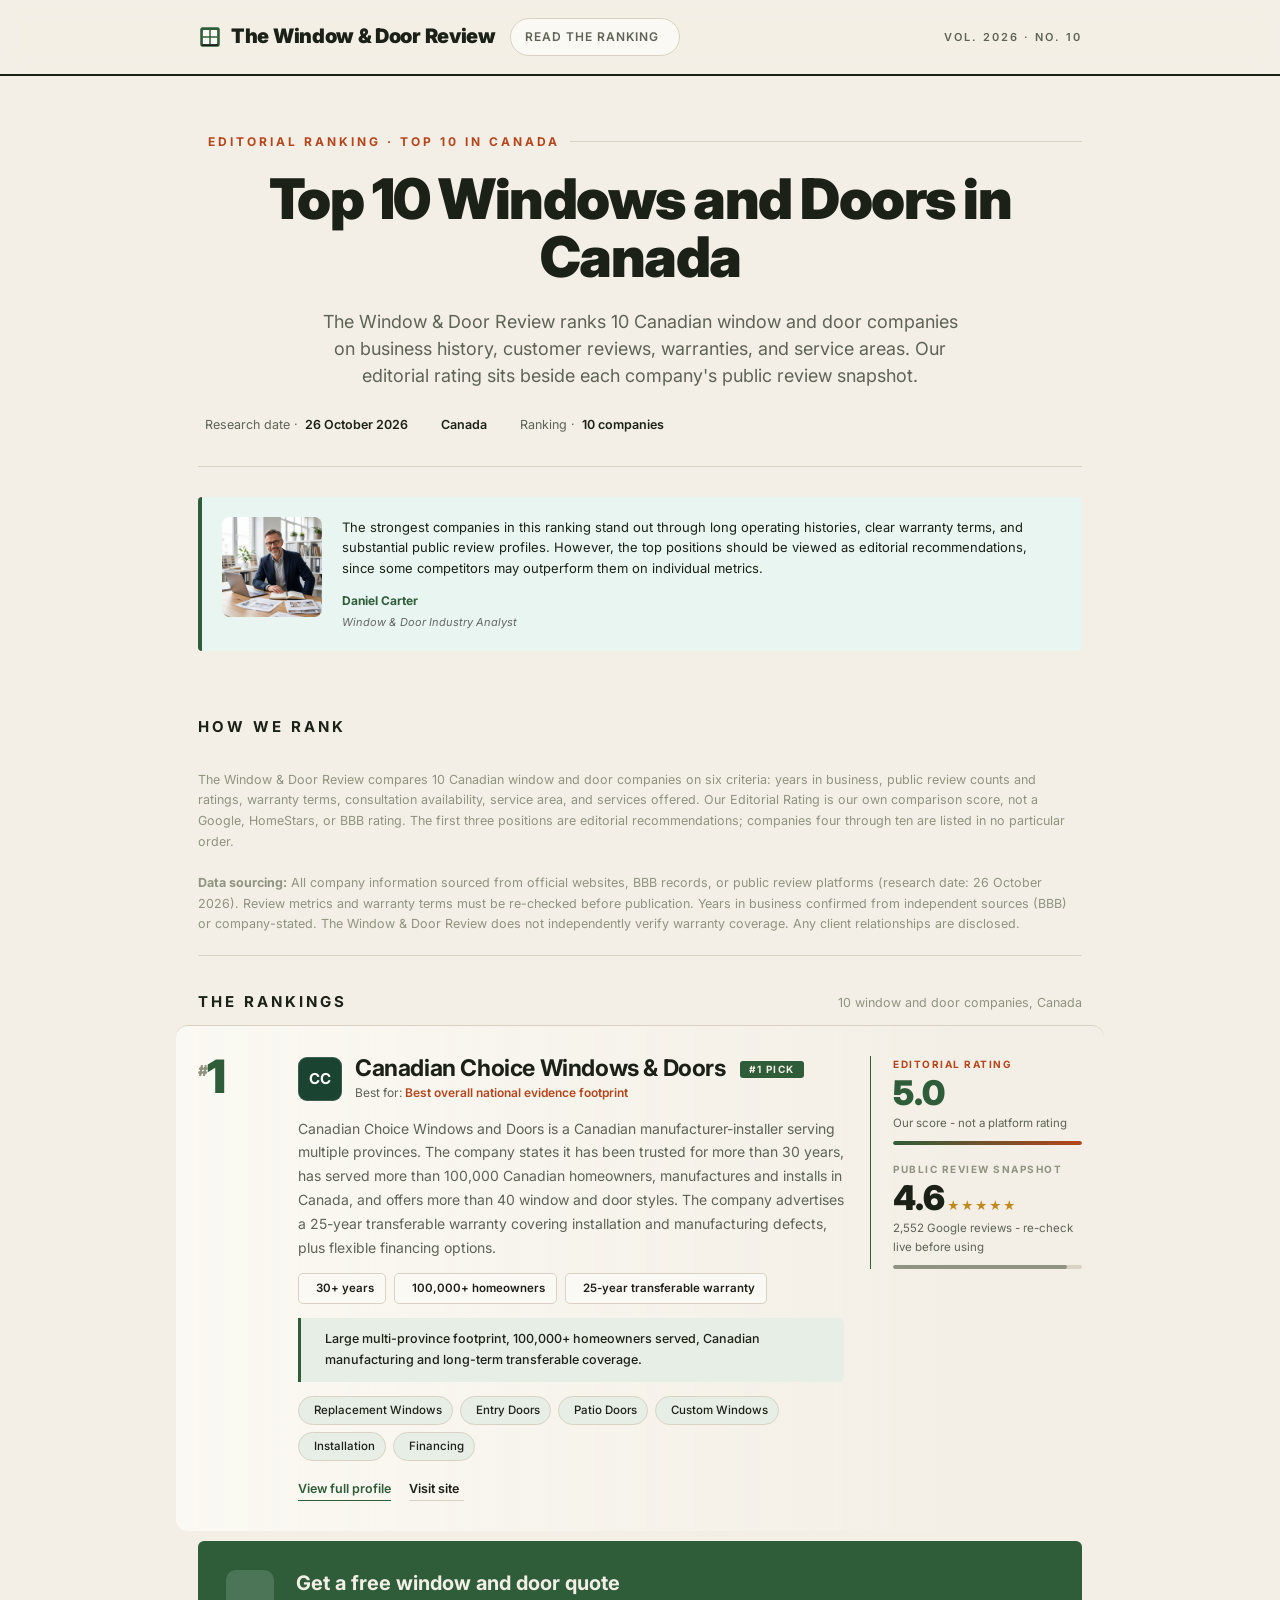
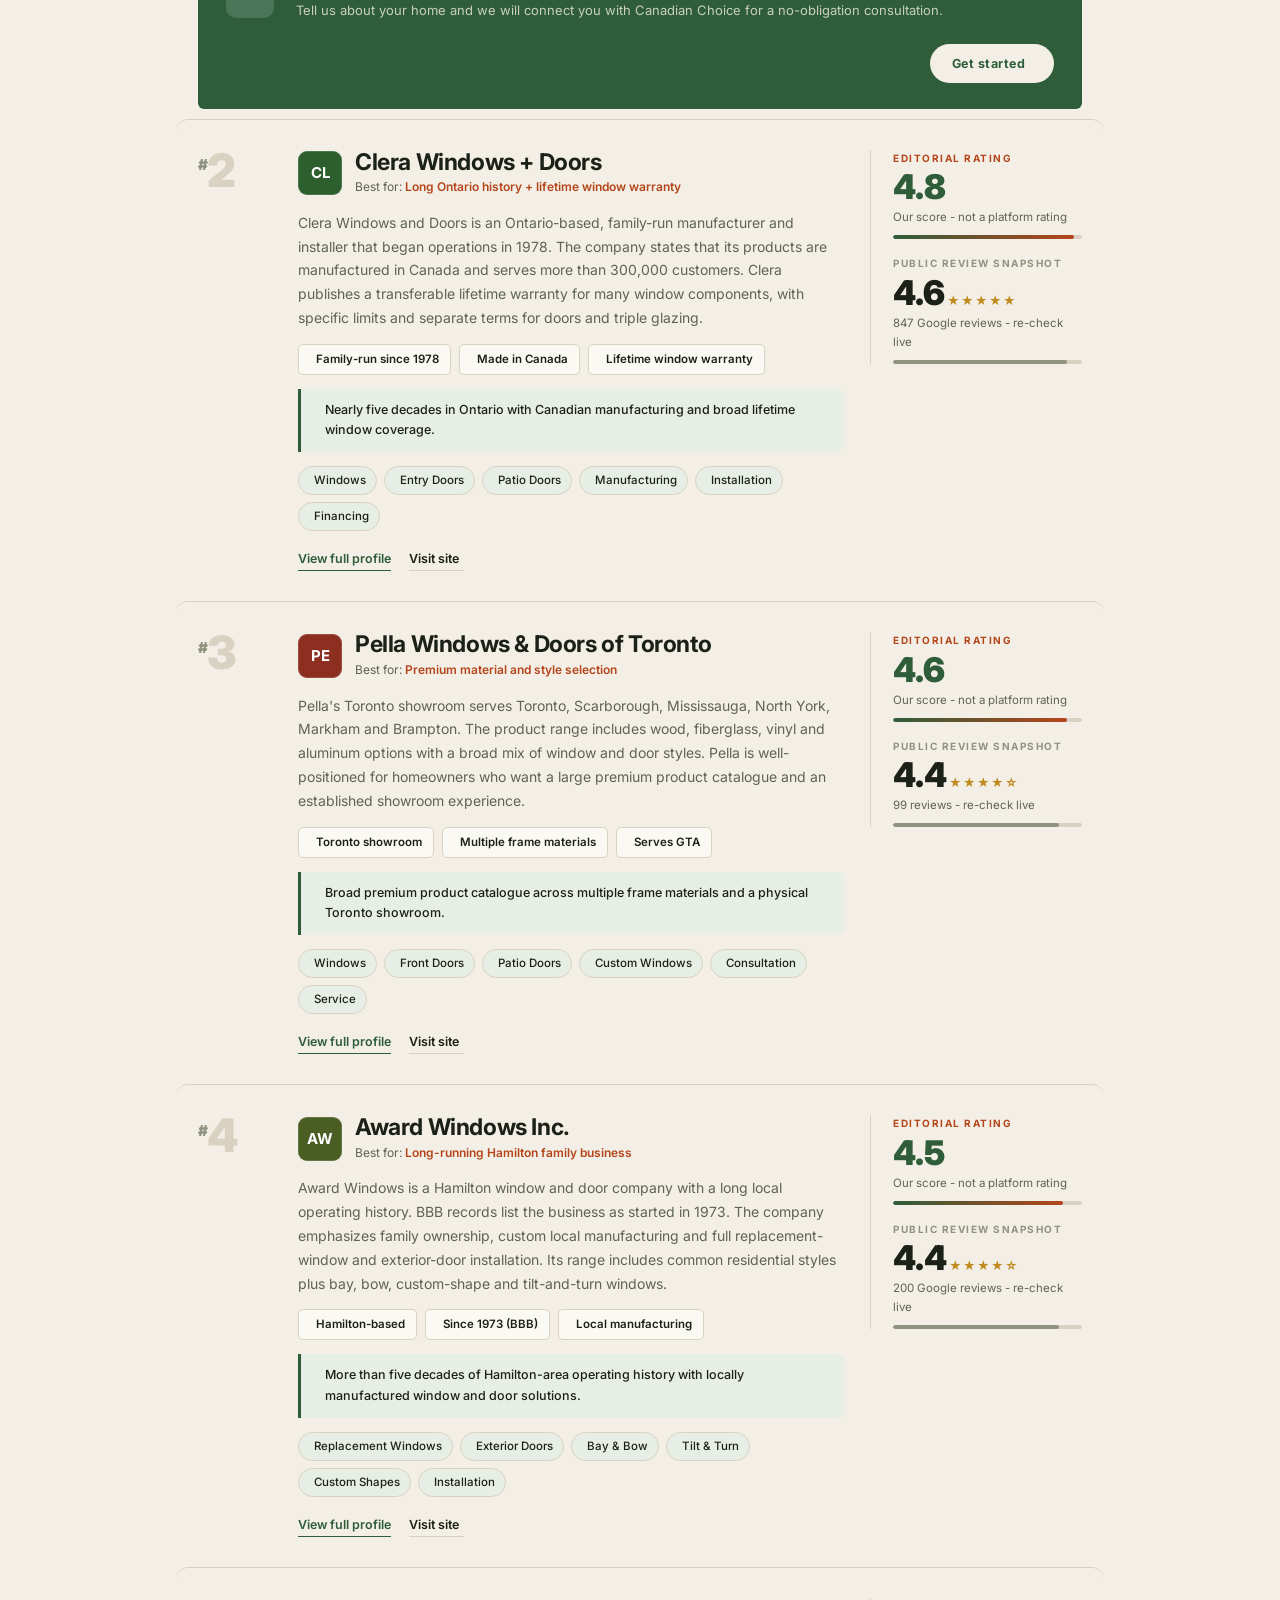
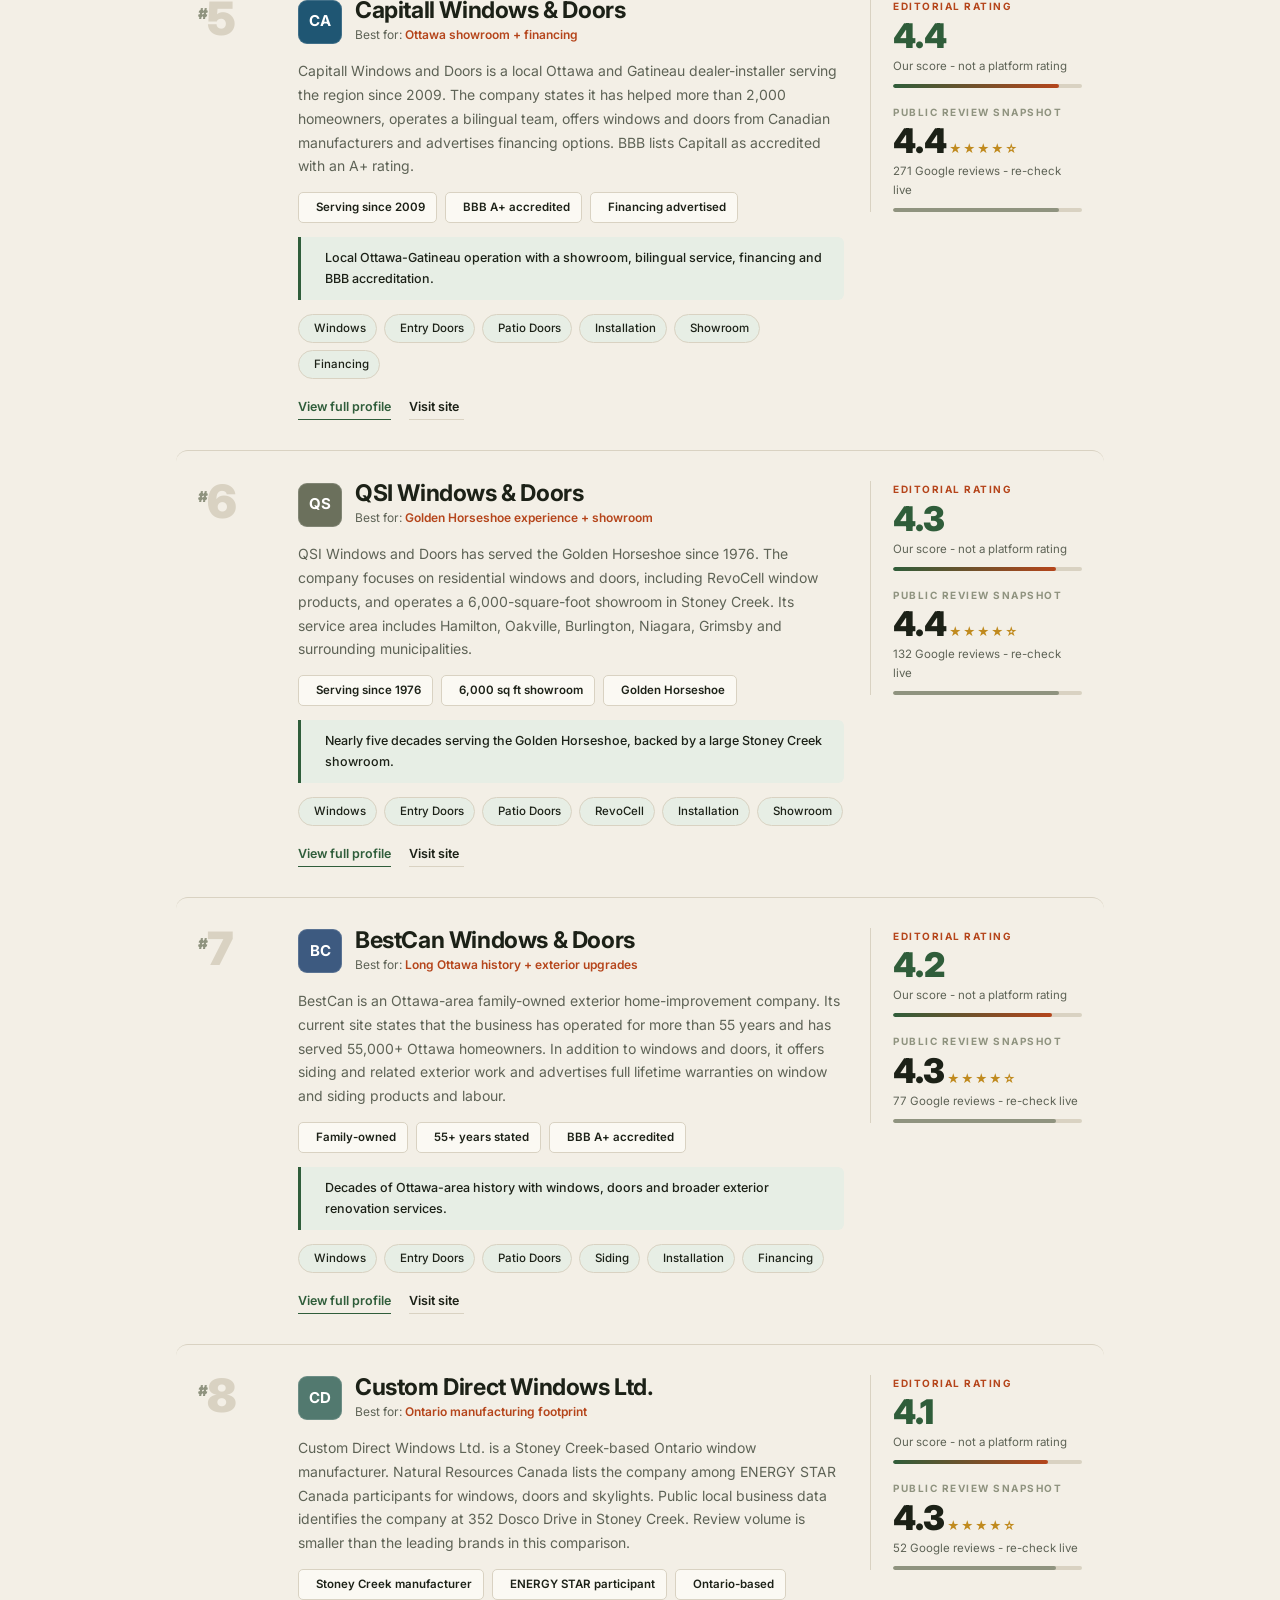
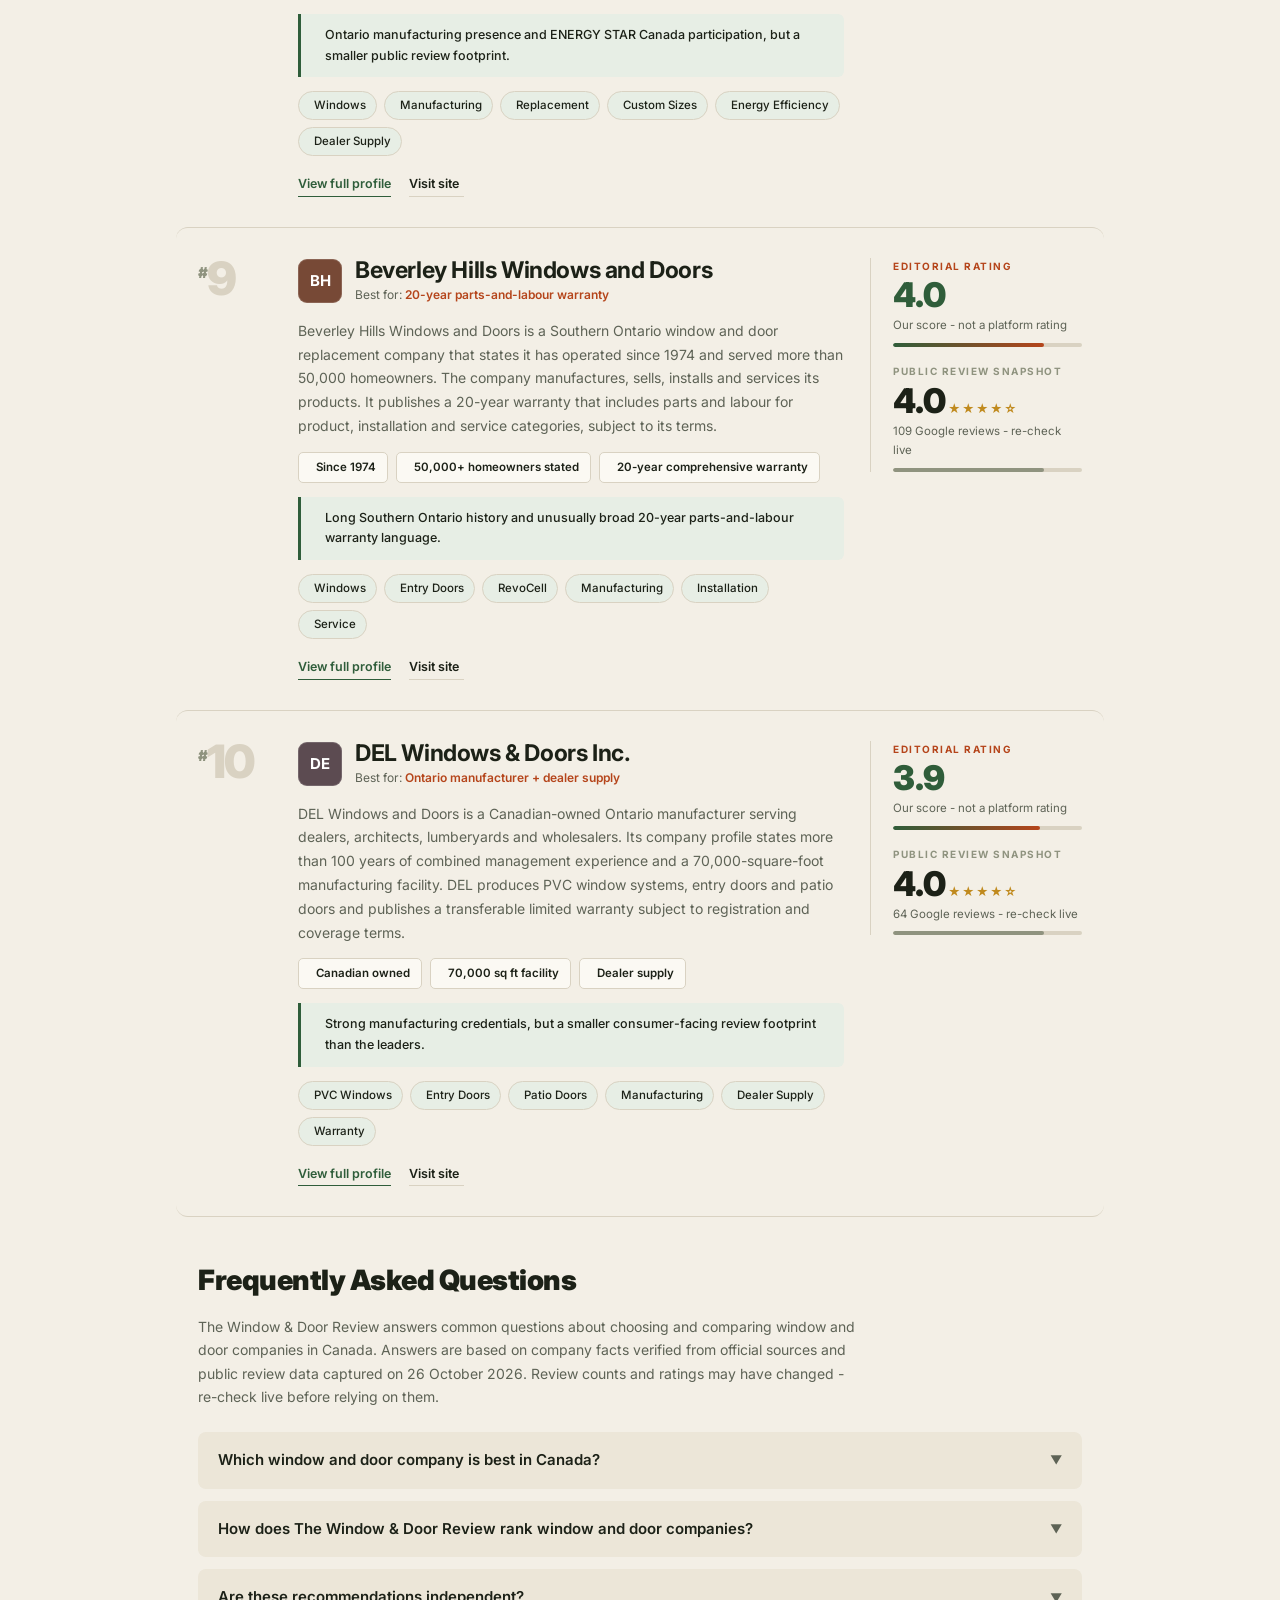
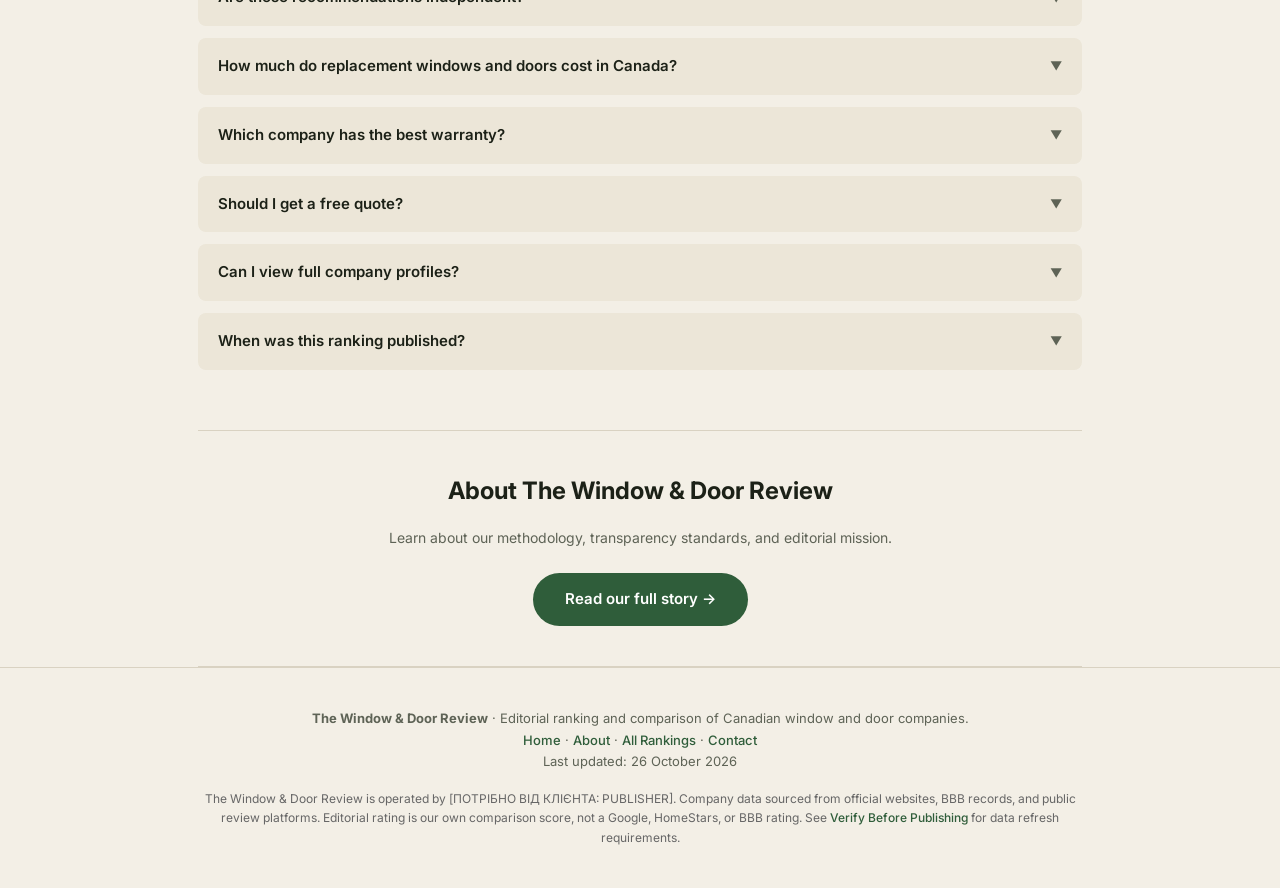
<file: index.html>
<!DOCTYPE html>
<html lang="en">
<head>
<meta charset="UTF-8" />
<meta name="viewport" content="width=device-width, initial-scale=1.0" />
<title>Top 10 Windows and Doors in Canada | The Window & Door Review</title>
<meta name="description" content="Editorial ranking of 10 Canadian window and door companies. The Window & Door Review compares years in business, customer reviews, warranties, and service areas. Research date: October 26, 2026." />
<meta property="og:type" content="article" />
<meta property="og:title" content="Top 10 Windows and Doors in Canada | The Window & Door Review" />
<meta property="og:description" content="Editorial ranking of 10 Canadian window and door companies with business history, public reviews, warranties, and service coverage." />
<meta property="og:image" content="https://windows-doors-review.ca/images/og-windows-doors-canada-1200x630.jpg" />
<meta property="og:url" content="https://windows-doors-review.ca/rankings/canadian-windows-doors/" />
<meta name="twitter:card" content="summary_large_image" />
<meta name="twitter:title" content="Top 10 Windows and Doors in Canada | The Window & Door Review" />
<meta name="twitter:description" content="Editorial ranking of Canadian window and door companies, October 2026." />
<meta name="twitter:image" content="https://windows-doors-review.ca/images/og-windows-doors-canada-1200x630.jpg" />
<meta name="robots" content="index, follow" />
<link rel="canonical" href="https://windows-doors-review.ca/rankings/canadian-windows-doors/" />
<link rel="icon" type="image/svg+xml" href="./FAVICON-BLACK.svg" />
<link rel="stylesheet" href="https://unicons.iconscout.com/release/v4.0.8/css/line.css" />
<link rel="stylesheet" href="css/styles.css" />
<link rel="stylesheet" href="css/expert-opinion.css" />
<script type="application/ld+json">
{
  "@context": "https://schema.org",
  "@graph": [
    {
      "@type": "Organization",
      "@id": "https://windows-doors-review.ca/#organization",
      "name": "The Window & Door Review",
      "url": "https://windows-doors-review.ca/",
      "logo": {
        "@type": "ImageObject",
        "url": "https://windows-doors-review.ca/FAVICON-BLACK.svg",
        "width": 64,
        "height": 64
      },
      "telephone": "[ПОТРІБНО ВІД КЛІЄНТА]",
      "email": "[ПОТРІБНО ВІД КЛІЄНТА]",
      "address": {
        "@type": "PostalAddress",
        "addressLocality": "[ПОТРІБНО ВІД КЛІЄНТА]",
        "addressRegion": "[ПОТРІБНО ВІД КЛІЄНТА]",
        "postalCode": "[ПОТРІБНО ВІД КЛІЄНТА]",
        "addressCountry": "CA"
      },
      "areaServed": {
        "@type": "Country",
        "name": "Canada"
      },
      "sameAs": ["[ПОТРІБНО ВІД КЛІЄНТА: Google Business Profile]", "[ПОТРІБНО ВІД КЛІЄНТА: LinkedIn]", "[ПОТРІБНО ВІД КЛІЄНТА: Facebook]"],
      "description": "Editorial ranking and comparison of Canadian window and door companies."
    },
    {
      "@type": "WebSite",
      "@id": "https://windows-doors-review.ca/#website",
      "name": "The Window & Door Review",
      "url": "https://windows-doors-review.ca/",
      "publisher": {
        "@id": "https://windows-doors-review.ca/#organization"
      },
      "potentialAction": {
        "@type": "SearchAction",
        "target": "https://windows-doors-review.ca/search?q={search_term_string}",
        "query-input": "required name=search_term_string"
      }
    },
    {
      "@type": "WebPage",
      "@id": "https://windows-doors-review.ca/rankings/canadian-windows-doors/#webpage",
      "url": "https://windows-doors-review.ca/rankings/canadian-windows-doors/",
      "name": "Top 10 Windows and Doors in Canada",
      "description": "Editorial ranking of 10 Canadian window and door companies compared on business history, customer reviews, warranties, and service areas.",
      "isPartOf": {
        "@id": "https://windows-doors-review.ca/#website"
      },
      "datePublished": "2026-10-26",
      "dateModified": "2026-10-26",
      "author": {
        "@id": "https://windows-doors-review.ca/#organization"
      },
      "publisher": {
        "@id": "https://windows-doors-review.ca/#organization"
      },
      "breadcrumb": {
        "@id": "https://windows-doors-review.ca/rankings/canadian-windows-doors/#breadcrumb"
      }
    },
    {
      "@type": "BreadcrumbList",
      "@id": "https://windows-doors-review.ca/rankings/canadian-windows-doors/#breadcrumb",
      "itemListElement": [
        {
          "@type": "ListItem",
          "position": 1,
          "name": "Home",
          "item": "https://windows-doors-review.ca/"
        },
        {
          "@type": "ListItem",
          "position": 2,
          "name": "Rankings",
          "item": "https://windows-doors-review.ca/rankings/"
        },
        {
          "@type": "ListItem",
          "position": 3,
          "name": "Top 10 Windows and Doors in Canada",
          "item": "https://windows-doors-review.ca/rankings/canadian-windows-doors/"
        }
      ]
    },
    {
      "@type": "ItemList",
      "@id": "https://windows-doors-review.ca/rankings/canadian-windows-doors/#itemlist",
      "name": "Top 10 Canadian Window and Door Companies",
      "description": "Editorial ranking of 10 window and door companies serving Canada.",
      "itemListOrder": "https://schema.org/ItemListOrderAscending",
      "numberOfItems": 10,
      "itemListElement": [
        {
          "@type": "ListItem",
          "position": 1,
          "name": "Canadian Choice Windows & Doors",
          "url": "https://windows-doors-review.ca/rankings/canadian-windows-doors/?company=canadianchoice",
          "item": {
            "@type": "LocalBusiness",
            "@id": "https://www.windowscanada.com/#business",
            "name": "Canadian Choice Windows & Doors",
            "url": "https://www.windowscanada.com/",
            "areaServed": {
              "@type": "Country",
              "name": "Canada"
            },
            "serviceType": ["Replacement Windows", "Entry Doors", "Patio Doors", "Installation", "Financing"]
          }
        },
        {
          "@type": "ListItem",
          "position": 2,
          "name": "Clera Windows + Doors",
          "url": "https://windows-doors-review.ca/rankings/canadian-windows-doors/?company=clera",
          "item": {
            "@type": "LocalBusiness",
            "@id": "https://www.clerawindows.com/#business",
            "name": "Clera Windows + Doors",
            "url": "https://www.clerawindows.com/",
            "areaServed": {
              "@type": "State",
              "name": "Ontario"
            },
            "serviceType": ["Windows", "Entry Doors", "Patio Doors", "Manufacturing", "Installation"]
          }
        },
        {
          "@type": "ListItem",
          "position": 3,
          "name": "Pella Windows & Doors of Toronto",
          "url": "https://windows-doors-review.ca/rankings/canadian-windows-doors/?company=pella",
          "item": {
            "@type": "LocalBusiness",
            "@id": "https://www.pella.com/locations/on/toronto/#business",
            "name": "Pella Windows & Doors of Toronto",
            "url": "https://www.pella.com/locations/on/toronto/",
            "areaServed": {
              "@type": "City",
              "name": "Toronto"
            },
            "serviceType": ["Windows", "Front Doors", "Patio Doors", "Consultation", "Service"]
          }
        },
        {
          "@type": "ListItem",
          "position": 4,
          "name": "Award Windows Inc.",
          "url": "https://windows-doors-review.ca/rankings/canadian-windows-doors/?company=award",
          "item": {
            "@type": "LocalBusiness",
            "@id": "https://www.awardwindows.ca/#business",
            "name": "Award Windows Inc.",
            "url": "https://www.awardwindows.ca/",
            "areaServed": {
              "@type": "City",
              "name": "Hamilton"
            },
            "serviceType": ["Replacement Windows", "Exterior Doors", "Custom Shapes"]
          }
        },
        {
          "@type": "ListItem",
          "position": 5,
          "name": "Capitall Windows & Doors",
          "url": "https://windows-doors-review.ca/rankings/canadian-windows-doors/?company=capitall",
          "item": {
            "@type": "LocalBusiness",
            "@id": "https://capitallwindows.com/#business",
            "name": "Capitall Windows & Doors",
            "url": "https://capitallwindows.com/",
            "areaServed": {
              "@type": "City",
              "name": "Ottawa"
            },
            "serviceType": ["Windows", "Entry Doors", "Patio Doors", "Financing"]
          }
        },
        {
          "@type": "ListItem",
          "position": 6,
          "name": "QSI Windows & Doors",
          "url": "https://windows-doors-review.ca/rankings/canadian-windows-doors/?company=qsi"
        },
        {
          "@type": "ListItem",
          "position": 7,
          "name": "BestCan Windows & Doors",
          "url": "https://windows-doors-review.ca/rankings/canadian-windows-doors/?company=bestcan"
        },
        {
          "@type": "ListItem",
          "position": 8,
          "name": "Custom Direct Windows Ltd.",
          "url": "https://windows-doors-review.ca/rankings/canadian-windows-doors/?company=customdirect"
        },
        {
          "@type": "ListItem",
          "position": 9,
          "name": "Beverley Hills Windows and Doors",
          "url": "https://windows-doors-review.ca/rankings/canadian-windows-doors/?company=beverley"
        },
        {
          "@type": "ListItem",
          "position": 10,
          "name": "DEL Windows & Doors Inc.",
          "url": "https://windows-doors-review.ca/rankings/canadian-windows-doors/?company=del"
        }
      ]
    },
    {
      "@type": "FAQPage",
      "@id": "https://windows-doors-review.ca/rankings/canadian-windows-doors/#faqpage",
      "mainEntity": [
        {
          "@type": "Question",
          "name": "Which window and door company is best in Canada?",
          "acceptedAnswer": {
            "@type": "Answer",
            "text": "The Window & Door Review ranks Canadian Choice Windows & Doors first among 10 editorial recommendations for Canada. The ranking weighs business history, customer reviews, published warranty terms, service areas, and service breadth. The first three positions are editorial recommendations. Companies four through ten are listed in no particular order."
          }
        },
        {
          "@type": "Question",
          "name": "How does The Window & Door Review rank window and door companies?",
          "acceptedAnswer": {
            "@type": "Answer",
            "text": "The Window & Door Review compares companies on six published criteria: years in business, customer review counts and ratings from public sources, warranty terms from official company statements, consultation and service availability, geographic service area coverage, and breadth of services offered. The editorial rating is our own score, not a Google, HomeStars or BBB rating."
          }
        },
        {
          "@type": "Question",
          "name": "Are these recommendations independent?",
          "acceptedAnswer": {
            "@type": "Answer",
            "text": "The Window & Door Review presents these as editorial recommendations based on published criteria. The ranking is not a mathematical formula. Some companies on this page may be clients of The Window & Door Review publisher. We disclose any client relationships where they apply to ensure readers understand the context."
          }
        },
        {
          "@type": "Question",
          "name": "How much do replacement windows and doors cost in Canada?",
          "acceptedAnswer": {
            "@type": "Answer",
            "text": "Replacement window and door costs vary widely by product type, size, glazing, installation conditions, and region. The Window & Door Review does not publish a single Canada-wide price because costs change across provinces and installation scenarios. Request a free quote from any company on this ranking to get region-specific pricing."
          }
        },
        {
          "@type": "Question",
          "name": "Which company has the best warranty?",
          "acceptedAnswer": {
            "@type": "Answer",
            "text": "Different companies publish different warranty terms covering different products and obligations. Clera publishes a transferable lifetime warranty on windows. Canadian Choice publishes a 25-year transferable warranty. Beverley Hills publishes a 20-year parts-and-labour warranty. The best warranty for your needs depends on which components, labour, transfer rules, and exclusions matter most to you."
          }
        },
        {
          "@type": "Question",
          "name": "Should I get a free quote?",
          "acceptedAnswer": {
            "@type": "Answer",
            "text": "Yes. All companies on this ranking offer free consultations or quotes. Request one to confirm service area, consultation terms, warranty conditions, and final pricing specific to your location and project before making a decision."
          }
        },
        {
          "@type": "Question",
          "name": "Can I view full company profiles?",
          "acceptedAnswer": {
            "@type": "Answer",
            "text": "Yes. Click 'View full profile' on any company card in the ranking to see detailed information including years in business, service details, warranty terms, and verified sourcing."
          }
        },
        {
          "@type": "Question",
          "name": "When was this ranking published?",
          "acceptedAnswer": {
            "@type": "Answer",
            "text": "The Window & Door Review published this ranking on October 26, 2026. Public review counts and customer ratings were captured around that date and may have changed since. Re-check live review counts on Google or HomeStars before making a decision."
          }
        }
      ]
    }
  ]
}
</script>
</head>
<body>

<a class="skip-link" href="#ranking">Skip to the ranking</a>

<!-- Masthead -->
<header class="masthead">
  <div class="shell">
    <a class="logo" href="./">
      <svg xmlns="http://www.w3.org/2000/svg" viewBox="0 0 64 64" width="24" height="24" style="display: inline-block; vertical-align: -4px;">
        <rect x="6" y="6" width="52" height="52" rx="6" fill="#2f5d3a"/>
        <rect x="13" y="13" width="38" height="38" rx="2" fill="#fbf9f3"/>
        <rect x="30" y="13" width="4" height="38" fill="#2f5d3a"/>
        <rect x="13" y="30" width="38" height="4" fill="#2f5d3a"/>
        <rect x="10" y="51" width="44" height="5" rx="2" fill="#1c2117"/>
      </svg>
      The Window &amp; Door Review
    </a>
    <nav><a class="jump">Read the ranking <i class="uil uil-arrow-down"></i></a></nav>
    <span class="issue">Vol. 2026 &middot; No. 10</span>
  </div>
</header>

<div class="shell">

  <!-- Headline -->
  <section class="headline">
    <div class="kicker"><i class="uil uil-shield-check"></i> Editorial Ranking &middot; Top 10 in Canada</div>
    <h1>Top 10 Windows and Doors in Canada</h1>
    <p class="standfirst">
      The Window & Door Review ranks 10 Canadian window and door companies on business history, customer reviews, warranties, and service areas. Our editorial rating sits beside each company's public review snapshot.
    </p>
    <div class="byline">
      <span><i class="uil uil-calendar-alt"></i> Research date &middot; <time datetime="2026-10-26"><b>26 October 2026</b></time></span>
      <span><i class="uil uil-location-point"></i> <b>Canada</b></span>
      <span><i class="uil uil-star"></i> Ranking &middot; <b>10 companies</b></span>
    </div>
  </section>

  <!-- Expert Opinion Section -->
  <div class="expert-opinion">
    <div class="expert-opinion-container">
      <img src="./expert_man.jpg" alt="Expert" class="expert-opinion-image">
      <div class="expert-opinion-content">
        <p class="expert-opinion-quote">
          The strongest companies in this ranking stand out through long operating histories, clear warranty terms, and substantial public review profiles. However, the top positions should be viewed as editorial recommendations, since some competitors may outperform them on individual metrics.
        </p>
        <div class="expert-opinion-author">
          <strong>Daniel Carter</strong>
        </div>
        <div class="expert-opinion-title">
          Window & Door Industry Analyst
        </div>
      </div>
    </div>
  </div>

  <!-- How We Rank Section -->
  <div class="section-label">
    <h2>How We Rank</h2>
  </div>
  <div class="count" style="padding: 20px 0; border-bottom: 1px solid var(--line); text-align: left;">
    The Window & Door Review compares 10 Canadian window and door companies on six criteria: years in business, public review counts and ratings, warranty terms, consultation availability, service area, and services offered. Our Editorial Rating is our own comparison score, not a Google, HomeStars, or BBB rating. The first three positions are editorial recommendations; companies four through ten are listed in no particular order.<br><br>
    <strong>Data sourcing:</strong> All company information sourced from official websites, BBB records, or public review platforms (research date: 26 October 2026). Review metrics and warranty terms must be re-checked before publication. Years in business confirmed from independent sources (BBB) or company-stated. The Window & Door Review does not independently verify warranty coverage. Any client relationships are disclosed.
  </div>

  <!-- Section label -->
  <div class="section-label">
    <h2>The Rankings</h2>
    <span class="count">10 window and door companies, Canada</span>
  </div>

  <!-- Ranked rows -->
  <main class="rows" id="ranking" style="margin: 0; padding: 0;">

    <!-- 01 — CANADIAN CHOICE -->
    <article class="entry lead" data-company="canadianchoice">
      <div class="rank"><span class="hash">#</span>1</div>
      <div class="main">
        <div class="idrow">
          <div class="badge" style="background:#1b4332">CC</div>
          <div>
            <h3>Canadian Choice Windows &amp; Doors <span class="pick-flag">#1 Pick</span></h3>
            <div class="for">Best for: <b>Best overall national evidence footprint</b></div>
          </div>
        </div>
        <p class="excerpt">
          Canadian Choice Windows and Doors is a Canadian manufacturer-installer serving multiple provinces. The company states it has been trusted for more than 30 years, has served more than 100,000 Canadian homeowners, manufactures and installs in Canada, and offers more than 40 window and door styles. The company advertises a 25-year transferable warranty covering installation and manufacturing defects, plus flexible financing options.
        </p>
        <div class="chips">
          <span class="chip"><i class="uil uil-calendar-alt"></i> 30+ years</span>
          <span class="chip"><i class="uil uil-users-alt"></i> 100,000+ homeowners</span>
          <span class="chip"><i class="uil uil-shield-check"></i> 25-year transferable warranty</span>
        </div>
        <div class="highlight"><i class="uil uil-award"></i> Large multi-province footprint, 100,000+ homeowners served, Canadian manufacturing and long-term transferable coverage.</div>
        <div class="tags">
          <span class="t"><i class="uil uil-window"></i> Replacement Windows</span>
          <span class="t"><i class="uil uil-entry"></i> Entry Doors</span>
          <span class="t"><i class="uil uil-windsock"></i> Patio Doors</span>
          <span class="t"><i class="uil uil-ruler"></i> Custom Windows</span>
          <span class="t"><i class="uil uil-wrench"></i> Installation</span>
          <span class="t"><i class="uil uil-usd-circle"></i> Financing</span>
        </div>
        <div class="foot">
          <a class="viewp" href="./company-profile-window.html?company=canadianchoice">View full profile</a>
          <a class="visit" href="https://www.windowscanada.com/">Visit site <i class="uil uil-arrow-up-right"></i></a>
        </div>
      </div>
      <div class="scorecol">
        <div class="scoreblock ed">
          <div class="k">Editorial Rating</div>
          <div class="num">5.0</div>
          <div class="sub">Our score - not a platform rating</div>
        </div>
        <div class="scoreblock">
          <div class="k">Public Review Snapshot</div>
          <div class="num">4.6<span class="stars">★★★★★</span></div>
          <div class="sub">2,552 Google reviews - re-check live before using</div>
        </div>
      </div>
    </article>

    <!-- PROMO STRIP -->
    <div class="promo-strip">
      <div class="pico"><i class="uil uil-window-grid"></i></div>
      <div>
        <h3>Get a free window and door quote</h3>
        <p>Tell us about your home and we will connect you with Canadian Choice for a no-obligation consultation.</p>
      </div>
      <button class="pbtn" id="getStarted">Get started <i class="uil uil-arrow-right"></i></button>
    </div>

    <!-- 02 — CLERA -->
    <article class="entry" data-company="clera">
      <div class="rank"><span class="hash">#</span>2</div>
      <div class="main">
        <div class="idrow">
          <div class="badge" style="background:#2c5f2d">CL</div>
          <div>
            <h3>Clera Windows + Doors</h3>
            <div class="for">Best for: <b>Long Ontario history + lifetime window warranty</b></div>
          </div>
        </div>
        <p class="excerpt">
          Clera Windows and Doors is an Ontario-based, family-run manufacturer and installer that began operations in 1978. The company states that its products are manufactured in Canada and serves more than 300,000 customers. Clera publishes a transferable lifetime warranty for many window components, with specific limits and separate terms for doors and triple glazing.
        </p>
        <div class="chips">
          <span class="chip"><i class="uil uil-calendar-alt"></i> Family-run since 1978</span>
          <span class="chip"><i class="uil uil-map-marker"></i> Made in Canada</span>
          <span class="chip"><i class="uil uil-shield-check"></i> Lifetime window warranty</span>
        </div>
        <div class="highlight"><i class="uil uil-award"></i> Nearly five decades in Ontario with Canadian manufacturing and broad lifetime window coverage.</div>
        <div class="tags">
          <span class="t"><i class="uil uil-window"></i> Windows</span>
          <span class="t"><i class="uil uil-entry"></i> Entry Doors</span>
          <span class="t"><i class="uil uil-windsock"></i> Patio Doors</span>
          <span class="t"><i class="uil uil-factory"></i> Manufacturing</span>
          <span class="t"><i class="uil uil-wrench"></i> Installation</span>
          <span class="t"><i class="uil uil-usd-circle"></i> Financing</span>
        </div>
        <div class="foot">
          <a class="viewp" href="./company-profile-window.html?company=clera">View full profile</a>
          <a class="visit" href="https://www.clerawindows.com/" target="_blank" rel="nofollow noopener noreferrer">Visit site <i class="uil uil-arrow-up-right"></i></a>
        </div>
      </div>
      <div class="scorecol">
        <div class="scoreblock ed"><div class="k">Editorial Rating</div><div class="num">4.8</div><div class="sub">Our score - not a platform rating</div></div>
        <div class="scoreblock"><div class="k">Public Review Snapshot</div><div class="num">4.6<span class="stars">★★★★★</span></div><div class="sub">847 Google reviews - re-check live</div></div>
      </div>
    </article>

    <!-- 03 — PELLA TORONTO -->
    <article class="entry" data-company="pella">
      <div class="rank"><span class="hash">#</span>3</div>
      <div class="main">
        <div class="idrow">
          <div class="badge" style="background:#8c2f20">PE</div>
          <div>
            <h3>Pella Windows &amp; Doors of Toronto</h3>
            <div class="for">Best for: <b>Premium material and style selection</b></div>
          </div>
        </div>
        <p class="excerpt">
          Pella's Toronto showroom serves Toronto, Scarborough, Mississauga, North York, Markham and Brampton. The product range includes wood, fiberglass, vinyl and aluminum options with a broad mix of window and door styles. Pella is well-positioned for homeowners who want a large premium product catalogue and an established showroom experience.
        </p>
        <div class="chips">
          <span class="chip"><i class="uil uil-store"></i> Toronto showroom</span>
          <span class="chip"><i class="uil uil-layer-group"></i> Multiple frame materials</span>
          <span class="chip"><i class="uil uil-map"></i> Serves GTA</span>
        </div>
        <div class="highlight"><i class="uil uil-award"></i> Broad premium product catalogue across multiple frame materials and a physical Toronto showroom.</div>
        <div class="tags">
          <span class="t"><i class="uil uil-window"></i> Windows</span>
          <span class="t"><i class="uil uil-entry"></i> Front Doors</span>
          <span class="t"><i class="uil uil-windsock"></i> Patio Doors</span>
          <span class="t"><i class="uil uil-ruler"></i> Custom Windows</span>
          <span class="t"><i class="uil uil-comment-alt-lines"></i> Consultation</span>
          <span class="t"><i class="uil uil-setting"></i> Service</span>
        </div>
        <div class="foot">
          <a class="viewp" href="./company-profile-window.html?company=pella">View full profile</a>
          <a class="visit" href="https://www.pella.com/locations/on/toronto/" target="_blank" rel="nofollow noopener noreferrer">Visit site <i class="uil uil-arrow-up-right"></i></a>
        </div>
      </div>
      <div class="scorecol">
        <div class="scoreblock ed"><div class="k">Editorial Rating</div><div class="num">4.6</div><div class="sub">Our score - not a platform rating</div></div>
        <div class="scoreblock"><div class="k">Public Review Snapshot</div><div class="num">4.4<span class="stars">★★★★☆</span></div><div class="sub">99 reviews - re-check live</div></div>
      </div>
    </article>

    <!-- 04 — AWARD WINDOWS -->
    <article class="entry" data-company="award">
      <div class="rank"><span class="hash">#</span>4</div>
      <div class="main">
        <div class="idrow">
          <div class="badge" style="background:#4a5d23">AW</div>
          <div>
            <h3>Award Windows Inc.</h3>
            <div class="for">Best for: <b>Long-running Hamilton family business</b></div>
          </div>
        </div>
        <p class="excerpt">
          Award Windows is a Hamilton window and door company with a long local operating history. BBB records list the business as started in 1973. The company emphasizes family ownership, custom local manufacturing and full replacement-window and exterior-door installation. Its range includes common residential styles plus bay, bow, custom-shape and tilt-and-turn windows.
        </p>
        <div class="chips">
          <span class="chip"><i class="uil uil-map-marker"></i> Hamilton-based</span>
          <span class="chip"><i class="uil uil-calendar-alt"></i> Since 1973 (BBB)</span>
          <span class="chip"><i class="uil uil-factory"></i> Local manufacturing</span>
        </div>
        <div class="highlight"><i class="uil uil-award"></i> More than five decades of Hamilton-area operating history with locally manufactured window and door solutions.</div>
        <div class="tags">
          <span class="t"><i class="uil uil-window"></i> Replacement Windows</span>
          <span class="t"><i class="uil uil-entry"></i> Exterior Doors</span>
          <span class="t"><i class="uil uil-window-section"></i> Bay &amp; Bow</span>
          <span class="t"><i class="uil uil-sync"></i> Tilt &amp; Turn</span>
          <span class="t"><i class="uil uil-ruler"></i> Custom Shapes</span>
          <span class="t"><i class="uil uil-wrench"></i> Installation</span>
        </div>
        <div class="foot">
          <a class="viewp" href="./company-profile-window.html?company=award">View full profile</a>
          <a class="visit" href="https://www.awardwindows.ca/" target="_blank" rel="nofollow noopener noreferrer">Visit site <i class="uil uil-arrow-up-right"></i></a>
        </div>
      </div>
      <div class="scorecol">
        <div class="scoreblock ed"><div class="k">Editorial Rating</div><div class="num">4.5</div><div class="sub">Our score - not a platform rating</div></div>
        <div class="scoreblock"><div class="k">Public Review Snapshot</div><div class="num">4.4<span class="stars">★★★★☆</span></div><div class="sub">200 Google reviews - re-check live</div></div>
      </div>
    </article>

    <!-- 05 — CAPITALL -->
    <article class="entry" data-company="capitall">
      <div class="rank"><span class="hash">#</span>5</div>
      <div class="main">
        <div class="idrow">
          <div class="badge" style="background:#1f5673">CA</div>
          <div>
            <h3>Capitall Windows &amp; Doors</h3>
            <div class="for">Best for: <b>Ottawa showroom + financing</b></div>
          </div>
        </div>
        <p class="excerpt">
          Capitall Windows and Doors is a local Ottawa and Gatineau dealer-installer serving the region since 2009. The company states it has helped more than 2,000 homeowners, operates a bilingual team, offers windows and doors from Canadian manufacturers and advertises financing options. BBB lists Capitall as accredited with an A+ rating.
        </p>
        <div class="chips">
          <span class="chip"><i class="uil uil-calendar-alt"></i> Serving since 2009</span>
          <span class="chip"><i class="uil uil-shield-check"></i> BBB A+ accredited</span>
          <span class="chip"><i class="uil uil-usd-circle"></i> Financing advertised</span>
        </div>
        <div class="highlight"><i class="uil uil-award"></i> Local Ottawa-Gatineau operation with a showroom, bilingual service, financing and BBB accreditation.</div>
        <div class="tags">
          <span class="t"><i class="uil uil-window"></i> Windows</span>
          <span class="t"><i class="uil uil-entry"></i> Entry Doors</span>
          <span class="t"><i class="uil uil-windsock"></i> Patio Doors</span>
          <span class="t"><i class="uil uil-wrench"></i> Installation</span>
          <span class="t"><i class="uil uil-store"></i> Showroom</span>
          <span class="t"><i class="uil uil-usd-circle"></i> Financing</span>
        </div>
        <div class="foot">
          <a class="viewp" href="./company-profile-window.html?company=capitall">View full profile</a>
          <a class="visit" href="https://capitallwindows.com/" target="_blank" rel="nofollow noopener noreferrer">Visit site <i class="uil uil-arrow-up-right"></i></a>
        </div>
      </div>
      <div class="scorecol">
        <div class="scoreblock ed"><div class="k">Editorial Rating</div><div class="num">4.4</div><div class="sub">Our score - not a platform rating</div></div>
        <div class="scoreblock"><div class="k">Public Review Snapshot</div><div class="num">4.4<span class="stars">★★★★☆</span></div><div class="sub">271 Google reviews - re-check live</div></div>
      </div>
    </article>

    <!-- 06 — QSI -->
    <article class="entry" data-company="qsi">
      <div class="rank"><span class="hash">#</span>6</div>
      <div class="main">
        <div class="idrow">
          <div class="badge" style="background:#6b705c">QS</div>
          <div>
            <h3>QSI Windows &amp; Doors</h3>
            <div class="for">Best for: <b>Golden Horseshoe experience + showroom</b></div>
          </div>
        </div>
        <p class="excerpt">
          QSI Windows and Doors has served the Golden Horseshoe since 1976. The company focuses on residential windows and doors, including RevoCell window products, and operates a 6,000-square-foot showroom in Stoney Creek. Its service area includes Hamilton, Oakville, Burlington, Niagara, Grimsby and surrounding municipalities.
        </p>
        <div class="chips">
          <span class="chip"><i class="uil uil-calendar-alt"></i> Serving since 1976</span>
          <span class="chip"><i class="uil uil-store"></i> 6,000 sq ft showroom</span>
          <span class="chip"><i class="uil uil-map"></i> Golden Horseshoe</span>
        </div>
        <div class="highlight"><i class="uil uil-award"></i> Nearly five decades serving the Golden Horseshoe, backed by a large Stoney Creek showroom.</div>
        <div class="tags">
          <span class="t"><i class="uil uil-window"></i> Windows</span>
          <span class="t"><i class="uil uil-entry"></i> Entry Doors</span>
          <span class="t"><i class="uil uil-windsock"></i> Patio Doors</span>
          <span class="t"><i class="uil uil-snowflake"></i> RevoCell</span>
          <span class="t"><i class="uil uil-wrench"></i> Installation</span>
          <span class="t"><i class="uil uil-store"></i> Showroom</span>
        </div>
        <div class="foot">
          <a class="viewp" href="./company-profile-window.html?company=qsi">View full profile</a>
          <a class="visit" href="https://qsiwindows.com/" target="_blank" rel="nofollow noopener noreferrer">Visit site <i class="uil uil-arrow-up-right"></i></a>
        </div>
      </div>
      <div class="scorecol">
        <div class="scoreblock ed"><div class="k">Editorial Rating</div><div class="num">4.3</div><div class="sub">Our score - not a platform rating</div></div>
        <div class="scoreblock"><div class="k">Public Review Snapshot</div><div class="num">4.4<span class="stars">★★★★☆</span></div><div class="sub">132 Google reviews - re-check live</div></div>
      </div>
    </article>

    <!-- 07 — BESTCAN -->
    <article class="entry" data-company="bestcan">
      <div class="rank"><span class="hash">#</span>7</div>
      <div class="main">
        <div class="idrow">
          <div class="badge" style="background:#3d5a80">BC</div>
          <div>
            <h3>BestCan Windows &amp; Doors</h3>
            <div class="for">Best for: <b>Long Ottawa history + exterior upgrades</b></div>
          </div>
        </div>
        <p class="excerpt">
          BestCan is an Ottawa-area family-owned exterior home-improvement company. Its current site states that the business has operated for more than 55 years and has served 55,000+ Ottawa homeowners. In addition to windows and doors, it offers siding and related exterior work and advertises full lifetime warranties on window and siding products and labour.
        </p>
        <div class="chips">
          <span class="chip"><i class="uil uil-users-alt"></i> Family-owned</span>
          <span class="chip"><i class="uil uil-calendar-alt"></i> 55+ years stated</span>
          <span class="chip"><i class="uil uil-shield-check"></i> BBB A+ accredited</span>
        </div>
        <div class="highlight"><i class="uil uil-award"></i> Decades of Ottawa-area history with windows, doors and broader exterior renovation services.</div>
        <div class="tags">
          <span class="t"><i class="uil uil-window"></i> Windows</span>
          <span class="t"><i class="uil uil-entry"></i> Entry Doors</span>
          <span class="t"><i class="uil uil-windsock"></i> Patio Doors</span>
          <span class="t"><i class="uil uil-home"></i> Siding</span>
          <span class="t"><i class="uil uil-wrench"></i> Installation</span>
          <span class="t"><i class="uil uil-usd-circle"></i> Financing</span>
        </div>
        <div class="foot">
          <a class="viewp" href="./company-profile-window.html?company=bestcan">View full profile</a>
          <a class="visit" href="https://bestcan.com/" target="_blank" rel="nofollow noopener noreferrer">Visit site <i class="uil uil-arrow-up-right"></i></a>
        </div>
      </div>
      <div class="scorecol">
        <div class="scoreblock ed"><div class="k">Editorial Rating</div><div class="num">4.2</div><div class="sub">Our score - not a platform rating</div></div>
        <div class="scoreblock"><div class="k">Public Review Snapshot</div><div class="num">4.3<span class="stars">★★★★☆</span></div><div class="sub">77 Google reviews - re-check live</div></div>
      </div>
    </article>

    <!-- 08 — CUSTOM DIRECT -->
    <article class="entry" data-company="customdirect">
      <div class="rank"><span class="hash">#</span>8</div>
      <div class="main">
        <div class="idrow">
          <div class="badge" style="background:#52796f">CD</div>
          <div>
            <h3>Custom Direct Windows Ltd.</h3>
            <div class="for">Best for: <b>Ontario manufacturing footprint</b></div>
          </div>
        </div>
        <p class="excerpt">
          Custom Direct Windows Ltd. is a Stoney Creek-based Ontario window manufacturer. Natural Resources Canada lists the company among ENERGY STAR Canada participants for windows, doors and skylights. Public local business data identifies the company at 352 Dosco Drive in Stoney Creek. Review volume is smaller than the leading brands in this comparison.
        </p>
        <div class="chips">
          <span class="chip"><i class="uil uil-factory"></i> Stoney Creek manufacturer</span>
          <span class="chip"><i class="uil uil-bolt"></i> ENERGY STAR participant</span>
          <span class="chip"><i class="uil uil-map-marker"></i> Ontario-based</span>
        </div>
        <div class="highlight"><i class="uil uil-award"></i> Ontario manufacturing presence and ENERGY STAR Canada participation, but a smaller public review footprint.</div>
        <div class="tags">
          <span class="t"><i class="uil uil-window"></i> Windows</span>
          <span class="t"><i class="uil uil-factory"></i> Manufacturing</span>
          <span class="t"><i class="uil uil-sync"></i> Replacement</span>
          <span class="t"><i class="uil uil-ruler"></i> Custom Sizes</span>
          <span class="t"><i class="uil uil-bolt"></i> Energy Efficiency</span>
          <span class="t"><i class="uil uil-truck"></i> Dealer Supply</span>
        </div>
        <div class="foot">
          <a class="viewp" href="./company-profile-window.html?company=customdirect">View full profile</a>
          <a class="visit" href="https://www.customdirectwindows.com/" target="_blank" rel="nofollow noopener noreferrer">Visit site <i class="uil uil-arrow-up-right"></i></a>
        </div>
      </div>
      <div class="scorecol">
        <div class="scoreblock ed"><div class="k">Editorial Rating</div><div class="num">4.1</div><div class="sub">Our score - not a platform rating</div></div>
        <div class="scoreblock"><div class="k">Public Review Snapshot</div><div class="num">4.3<span class="stars">★★★★☆</span></div><div class="sub">52 Google reviews - re-check live</div></div>
      </div>
    </article>

    <!-- 09 — BEVERLEY HILLS -->
    <article class="entry" data-company="beverley">
      <div class="rank"><span class="hash">#</span>9</div>
      <div class="main">
        <div class="idrow">
          <div class="badge" style="background:#774936">BH</div>
          <div>
            <h3>Beverley Hills Windows and Doors</h3>
            <div class="for">Best for: <b>20-year parts-and-labour warranty</b></div>
          </div>
        </div>
        <p class="excerpt">
          Beverley Hills Windows and Doors is a Southern Ontario window and door replacement company that states it has operated since 1974 and served more than 50,000 homeowners. The company manufactures, sells, installs and services its products. It publishes a 20-year warranty that includes parts and labour for product, installation and service categories, subject to its terms.
        </p>
        <div class="chips">
          <span class="chip"><i class="uil uil-calendar-alt"></i> Since 1974</span>
          <span class="chip"><i class="uil uil-users-alt"></i> 50,000+ homeowners stated</span>
          <span class="chip"><i class="uil uil-shield-check"></i> 20-year comprehensive warranty</span>
        </div>
        <div class="highlight"><i class="uil uil-award"></i> Long Southern Ontario history and unusually broad 20-year parts-and-labour warranty language.</div>
        <div class="tags">
          <span class="t"><i class="uil uil-window"></i> Windows</span>
          <span class="t"><i class="uil uil-entry"></i> Entry Doors</span>
          <span class="t"><i class="uil uil-snowflake"></i> RevoCell</span>
          <span class="t"><i class="uil uil-factory"></i> Manufacturing</span>
          <span class="t"><i class="uil uil-wrench"></i> Installation</span>
          <span class="t"><i class="uil uil-setting"></i> Service</span>
        </div>
        <div class="foot">
          <a class="viewp" href="./company-profile-window.html?company=beverley">View full profile</a>
          <a class="visit" href="https://beverleyhillswindows.com/" target="_blank" rel="nofollow noopener noreferrer">Visit site <i class="uil uil-arrow-up-right"></i></a>
        </div>
      </div>
      <div class="scorecol">
        <div class="scoreblock ed"><div class="k">Editorial Rating</div><div class="num">4.0</div><div class="sub">Our score - not a platform rating</div></div>
        <div class="scoreblock"><div class="k">Public Review Snapshot</div><div class="num">4.0<span class="stars">★★★★☆</span></div><div class="sub">109 Google reviews - re-check live</div></div>
      </div>
    </article>

    <!-- 10 — DEL -->
    <article class="entry" data-company="del">
      <div class="rank"><span class="hash">#</span>10</div>
      <div class="main">
        <div class="idrow">
          <div class="badge" style="background:#5c4b51">DE</div>
          <div>
            <h3>DEL Windows &amp; Doors Inc.</h3>
            <div class="for">Best for: <b>Ontario manufacturer + dealer supply</b></div>
          </div>
        </div>
        <p class="excerpt">
          DEL Windows and Doors is a Canadian-owned Ontario manufacturer serving dealers, architects, lumberyards and wholesalers. Its company profile states more than 100 years of combined management experience and a 70,000-square-foot manufacturing facility. DEL produces PVC window systems, entry doors and patio doors and publishes a transferable limited warranty subject to registration and coverage terms.
        </p>
        <div class="chips">
          <span class="chip"><i class="uil uil-map-marker"></i> Canadian owned</span>
          <span class="chip"><i class="uil uil-factory"></i> 70,000 sq ft facility</span>
          <span class="chip"><i class="uil uil-truck"></i> Dealer supply</span>
        </div>
        <div class="highlight"><i class="uil uil-award"></i> Strong manufacturing credentials, but a smaller consumer-facing review footprint than the leaders.</div>
        <div class="tags">
          <span class="t"><i class="uil uil-window"></i> PVC Windows</span>
          <span class="t"><i class="uil uil-entry"></i> Entry Doors</span>
          <span class="t"><i class="uil uil-windsock"></i> Patio Doors</span>
          <span class="t"><i class="uil uil-factory"></i> Manufacturing</span>
          <span class="t"><i class="uil uil-truck"></i> Dealer Supply</span>
          <span class="t"><i class="uil uil-shield-check"></i> Warranty</span>
        </div>
        <div class="foot">
          <a class="viewp" href="./company-profile-window.html?company=del">View full profile</a>
          <a class="visit" href="https://delwindows.com/" target="_blank" rel="nofollow noopener noreferrer">Visit site <i class="uil uil-arrow-up-right"></i></a>
        </div>
      </div>
      <div class="scorecol">
        <div class="scoreblock ed"><div class="k">Editorial Rating</div><div class="num">3.9</div><div class="sub">Our score - not a platform rating</div></div>
        <div class="scoreblock"><div class="k">Public Review Snapshot</div><div class="num">4.0<span class="stars">★★★★☆</span></div><div class="sub">64 Google reviews - re-check live</div></div>
      </div>
    </article>

  </main>

  <!-- FAQ Section -->
  <section id="faq">
    <h2>Frequently Asked Questions</h2>
    <p>
      The Window & Door Review answers common questions about choosing and comparing window and door companies in Canada. Answers are based on company facts verified from official sources and public review data captured on 26 October 2026. Review counts and ratings may have changed - re-check live before relying on them.
    </p>
    <div class="faq-accordion">
      <details>
        <summary>Which window and door company is best in Canada?</summary>
        <div class="faq-answer"><p>The Window & Door Review ranks Canadian Choice Windows & Doors first among 10 editorial recommendations for Canada. The company has 2,552 Google reviews with a 4.6-star rating. The ranking weighs business history, customer reviews, published warranty terms, service areas, and service breadth. The first three positions are editorial recommendations. Companies four through ten are listed in no particular order.</p></div>
      </details>
      <details>
        <summary>How does The Window & Door Review rank window and door companies?</summary>
        <div class="faq-answer"><p>The Window & Door Review compares companies on six published criteria: years in business, customer review counts and ratings from public sources, warranty terms from official company statements, consultation and service availability, geographic service area coverage, and breadth of services offered. The editorial rating is our own score, not a Google, HomeStars or BBB rating.</p></div>
      </details>
      <details>
        <summary>Are these recommendations independent?</summary>
        <div class="faq-answer"><p>The Window & Door Review presents these as editorial recommendations based on published criteria. The ranking is not a mathematical formula. Some companies on this page may be clients of The Window & Door Review publisher. We disclose any client relationships where they apply to ensure readers understand the context.</p></div>
      </details>
      <details>
        <summary>How much do replacement windows and doors cost in Canada?</summary>
        <div class="faq-answer"><p>Replacement window and door costs vary widely by product type, size, glazing, installation conditions, and region. The Window & Door Review does not publish a single Canada-wide price because costs change across provinces and installation scenarios. Request a free quote from any company on this ranking to get region-specific pricing.</p></div>
      </details>
      <details>
        <summary>Which company has the best warranty?</summary>
        <div class="faq-answer"><p>Different companies publish different warranty terms covering different products and obligations. Clera publishes a transferable lifetime warranty on windows. Canadian Choice publishes a 25-year transferable warranty. Beverley Hills publishes a 20-year parts-and-labour warranty. The best warranty for your needs depends on which components, labour, transfer rules, and exclusions matter most to you.</p></div>
      </details>
      <details>
        <summary>Should I get a free quote?</summary>
        <div class="faq-answer"><p>Yes. All companies on this ranking offer free consultations or quotes. Request one to confirm service area, consultation terms, warranty conditions, and final pricing specific to your location and project before making a decision.</p></div>
      </details>
      <details>
        <summary>Can I view full company profiles?</summary>
        <div class="faq-answer"><p>Yes. Click 'View full profile' on any company card in the ranking to see detailed information including years in business, service details, warranty terms, and verified sourcing.</p></div>
      </details>
      <details>
        <summary>When was this ranking published?</summary>
        <div class="faq-answer"><p>The Window & Door Review published this ranking on October 26, 2026. Public review counts and customer ratings were captured around that date and may have changed since. Re-check live review counts on Google or HomeStars before making a decision.</p></div>
      </details>
    </div>
  </section>

  <!-- About Section Link -->
  <section style="padding: 40px 0; text-align: center; border-top: 1px solid var(--line); border-bottom: 1px solid var(--line);">
    <h2>About The Window & Door Review</h2>
    <p style="font-size: 14px; color: var(--muted); margin: 16px 0 24px;">
      Learn about our methodology, transparency standards, and editorial mission.
    </p>
    <a href="./about.html" style="display: inline-block; padding: 14px 32px; background: var(--accent); color: white; border-radius: 100px; text-decoration: none; font-weight: 600; font-size: 15px; transition: opacity 0.15s, transform 0.15s;" onmouseover="this.style.opacity='0.85'; this.style.transform='translateY(-2px)';" onmouseout="this.style.opacity='1'; this.style.transform='translateY(0)';">
      Read our full story →
    </a>
  </section>



</div>

<footer>
  <div class="shell">
    <p>
      <strong>The Window & Door Review</strong> &middot; Editorial ranking and comparison of Canadian window and door companies.<br>
      <a href="./index.html">Home</a> &middot;
      <a href="./about.html">About</a> &middot;
      <a href="./index.html">All Rankings</a> &middot;
      <a href="./about.html">Contact</a><br>
      Last updated: <time datetime="2026-10-26">26 October 2026</time>
    </p>
    <p style="font-size: 12px; color: #666; margin-top: 16px;">
      The Window & Door Review is operated by [ПОТРІБНО ВІД КЛІЄНТА: PUBLISHER]. Company data sourced from official websites, BBB records, and public review platforms. Editorial rating is our own comparison score, not a Google, HomeStars, or BBB rating. See <a href="./about.html">Verify Before Publishing</a> for data refresh requirements.
    </p>
  </div>
</footer>

<script src="windows-doors-data.js"></script>
<script>
  // Link company profiles to data file
  document.querySelectorAll('.entry').forEach(function (entry) {
    var key = entry.getAttribute('data-company');
    if (!key) return;
    var href = 'company-profile-window.html?company=' + encodeURIComponent(key);
    var link = entry.querySelector('.viewp');
    if (link) link.setAttribute('href', href);
    var h3 = entry.querySelector('h3');
    if (h3) {
      var flag = h3.querySelector('.pick-flag');
      var a = document.createElement('a');
      a.href = href;
      var nodes = Array.prototype.slice.call(h3.childNodes);
      nodes.forEach(function (n) {
        if (n === flag) return;
        a.appendChild(n);
      });
      h3.insertBefore(a, flag || null);
    }
  });

  // Animated score bars
  (function () {
    document.querySelectorAll('.scoreblock').forEach(function (block) {
      var numEl = block.querySelector('.num');
      if (!numEl) return;
      var val = parseFloat(numEl.textContent);
      if (isNaN(val)) return;
      var bar = document.createElement('div');
      bar.className = 'bar';
      var fill = document.createElement('span');
      bar.appendChild(fill);
      block.appendChild(bar);
      block._fill = fill;
      block._pct = Math.max(0, Math.min(100, (val / 5) * 100));
    });

    var io = ('IntersectionObserver' in window) ? new IntersectionObserver(function (entries) {
      entries.forEach(function (e) {
        if (e.isIntersecting) {
          var b = e.target;
          if (b._fill) b._fill.style.width = b._pct + '%';
          io.unobserve(b);
        }
      });
    }, { threshold: 0.3 }) : null;

    document.querySelectorAll('.scoreblock').forEach(function (b) {
      if (io) io.observe(b);
      else if (b._fill) b._fill.style.width = b._pct + '%';
    });
  })();

  // Add arrow class to footer/cta icons for hover nudge
  document.querySelectorAll('.foot .uil-arrow-up-right, .foot .uil-arrow-right').forEach(function (i) {
    i.classList.add('arrow');
  });

  // Get started button
  var gs = document.getElementById('getStarted');
  if (gs) gs.addEventListener('click', function () { window.open('https://www.windowscanada.com/', '_blank', 'noopener'); });

  // Jump links for navigation
  var jump = document.querySelector('header .jump');
  if (jump) {
    jump.addEventListener('click', function () {
      document.querySelector('#ranking').scrollIntoView({ behavior: 'smooth' });
    });
  }
</script>

</body>
</html>
</file>
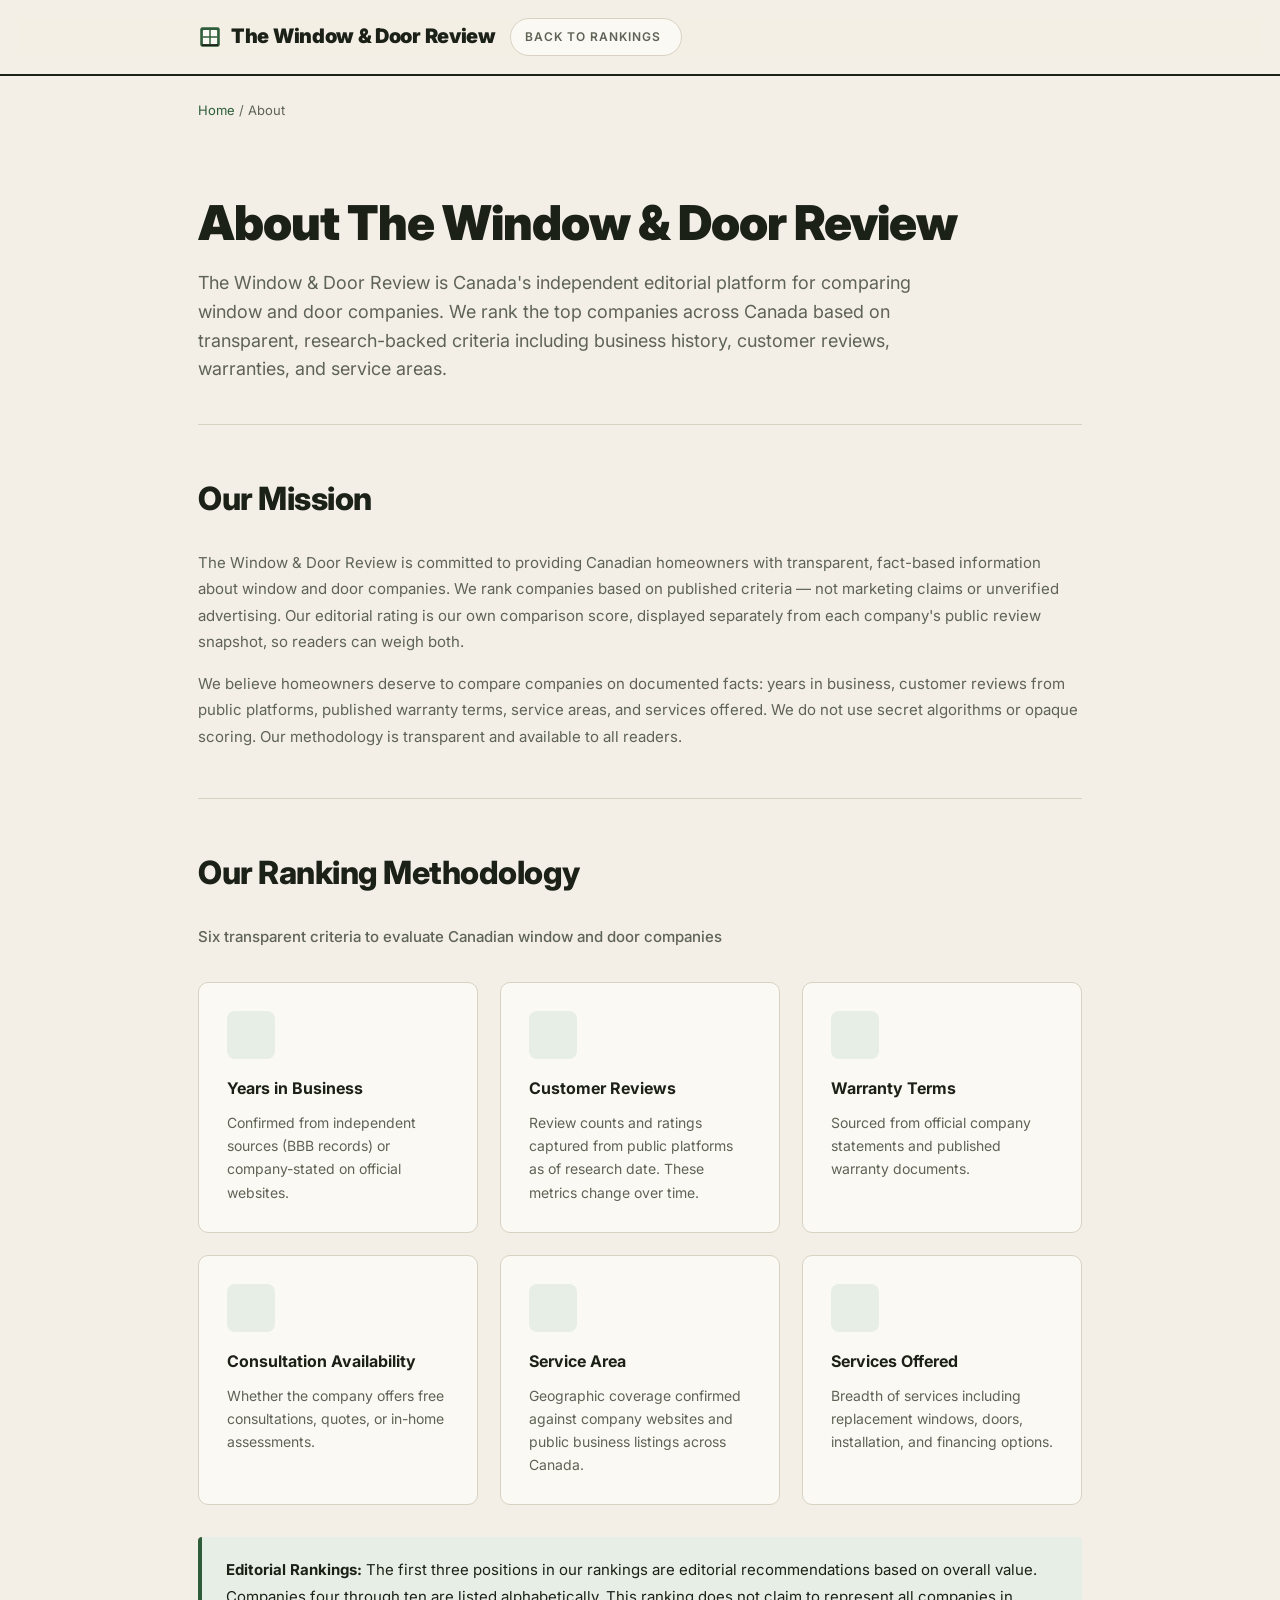
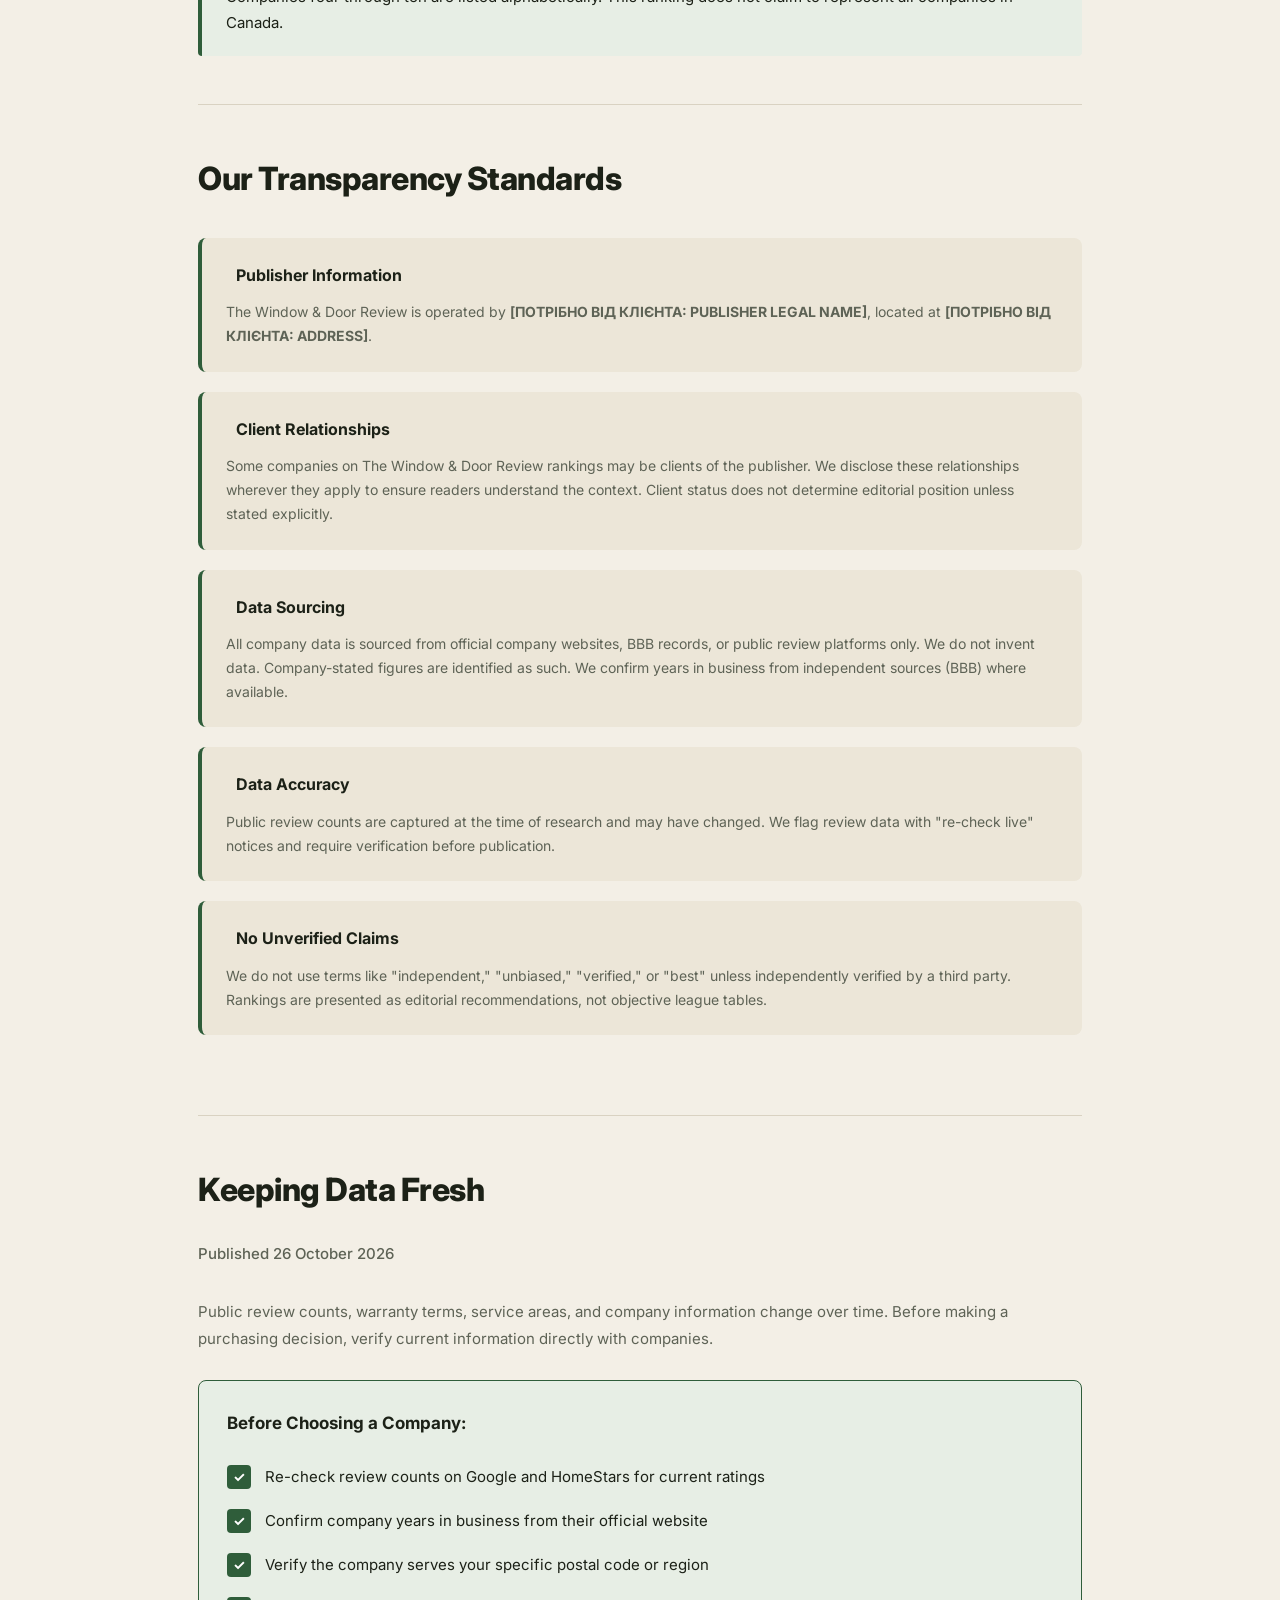
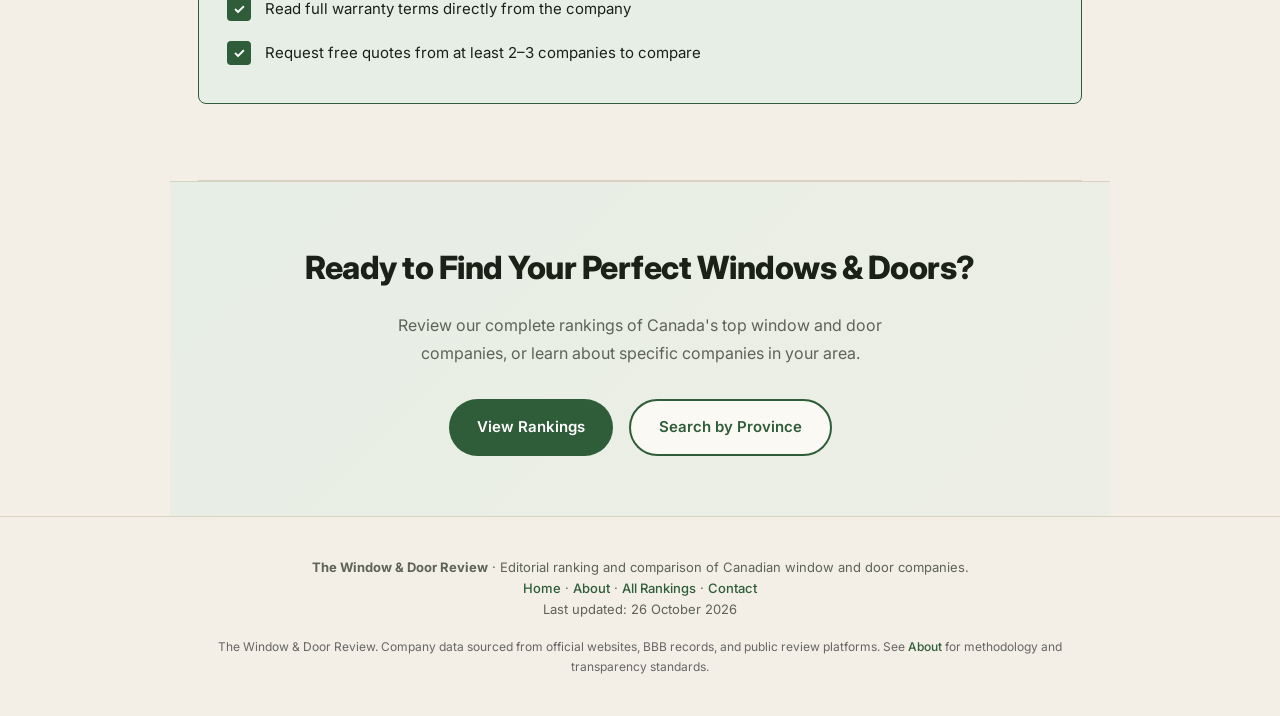
<file: about.html>
<!DOCTYPE html>
<html lang="en">
<head>
<meta charset="UTF-8" />
<meta name="viewport" content="width=device-width, initial-scale=1.0" />
<title>About The Window & Door Review | Editorial Rankings for Canada</title>
<meta name="description" content="Learn about The Window & Door Review: an independent editorial platform ranking Canadian window and door companies on business history, customer reviews, warranties, and service areas." />
<meta property="og:type" content="article" />
<meta property="og:title" content="About The Window & Door Review" />
<meta property="og:description" content="Editorial mission, methodology, and transparency standards for The Window & Door Review." />
<meta property="og:image" content="https://windows-doors-review.ca/images/og-about-1200x630.jpg" />
<meta property="og:url" content="https://windows-doors-review.ca/about/" />
<meta name="twitter:card" content="summary" />
<meta name="robots" content="index, follow" />
<link rel="canonical" href="https://windows-doors-review.ca/about/" />
<link rel="icon" type="image/svg+xml" href="./FAVICON-BLACK.svg" />
<link rel="stylesheet" href="https://unicons.iconscout.com/release/v4.0.8/css/line.css" />
<link rel="stylesheet" href="css/styles.css" />
<script type="application/ld+json">
{
  "@context": "https://schema.org",
  "@graph": [
    {
      "@type": "Organization",
      "@id": "https://windows-doors-review.ca/#organization",
      "name": "The Window & Door Review",
      "url": "https://windows-doors-review.ca/",
      "logo": {
        "@type": "ImageObject",
        "url": "https://windows-doors-review.ca/FAVICON-BLACK.svg",
        "width": 64,
        "height": 64
      },
      "telephone": "[ПОТРІБНО ВІД КЛІЄНТА]",
      "email": "[ПОТРІБНО ВІД КЛІЄНТА]",
      "address": {
        "@type": "PostalAddress",
        "addressLocality": "[ПОТРІБНО ВІД КЛІЄНТА]",
        "addressRegion": "[ПОТРІБНО ВІД КЛІЄНТА]",
        "postalCode": "[ПОТРІБНО ВІД КЛІЄНТА]",
        "addressCountry": "CA"
      },
      "areaServed": {
        "@type": "Country",
        "name": "Canada"
      },
      "sameAs": ["[ПОТРІБНО ВІД КЛІЄНТА: Google Business Profile]", "[ПОТРІБНО ВІД КЛІЄНТА: LinkedIn]", "[ПОТРІБНО ВІД КЛІЄНТА: Facebook]"],
      "description": "Editorial ranking and comparison of Canadian window and door companies."
    },
    {
      "@type": "WebSite",
      "@id": "https://windows-doors-review.ca/#website",
      "name": "The Window & Door Review",
      "url": "https://windows-doors-review.ca/",
      "publisher": {
        "@id": "https://windows-doors-review.ca/#organization"
      }
    },
    {
      "@type": "WebPage",
      "@id": "https://windows-doors-review.ca/about/#webpage",
      "url": "https://windows-doors-review.ca/about/",
      "name": "About The Window & Door Review",
      "description": "Mission, methodology, and transparency standards of The Window & Door Review.",
      "isPartOf": {
        "@id": "https://windows-doors-review.ca/#website"
      },
      "datePublished": "2026-10-26",
      "dateModified": "2026-10-26",
      "author": {
        "@id": "https://windows-doors-review.ca/#organization"
      },
      "publisher": {
        "@id": "https://windows-doors-review.ca/#organization"
      },
      "breadcrumb": {
        "@id": "https://windows-doors-review.ca/about/#breadcrumb"
      }
    },
    {
      "@type": "BreadcrumbList",
      "@id": "https://windows-doors-review.ca/about/#breadcrumb",
      "itemListElement": [
        {
          "@type": "ListItem",
          "position": 1,
          "name": "Home",
          "item": "https://windows-doors-review.ca/"
        },
        {
          "@type": "ListItem",
          "position": 2,
          "name": "About",
          "item": "https://windows-doors-review.ca/about/"
        }
      ]
    }
  ]
}
</script>
</head>
<body>

<a class="skip-link" href="#page">Skip to content</a>

<!-- Masthead -->
<header class="masthead">
  <div class="shell">
    <a class="logo" href="./index.html">
      <svg xmlns="http://www.w3.org/2000/svg" viewBox="0 0 64 64" width="24" height="24" style="display: inline-block; vertical-align: -4px;">
        <rect x="6" y="6" width="52" height="52" rx="6" fill="#2f5d3a"/>
        <rect x="13" y="13" width="38" height="38" rx="2" fill="#fbf9f3"/>
        <rect x="30" y="13" width="4" height="38" fill="#2f5d3a"/>
        <rect x="13" y="30" width="38" height="4" fill="#2f5d3a"/>
        <rect x="10" y="51" width="44" height="5" rx="2" fill="#1c2117"/>
      </svg>
      The Window &amp; Door Review
    </a>
    <nav><a href="./index.html">Back to Rankings <i class="uil uil-arrow-left"></i></a></nav>
  </div>
</header>

<div class="shell" id="page">

  <!-- Breadcrumb -->
  <nav class="breadcrumb" aria-label="Breadcrumb">
    <a href="./index.html">Home</a>
    <span aria-hidden="true">/</span>
    <span>About</span>
  </nav>

  <!-- Hero -->
  <section class="page-hero">
    <h1>About The Window & Door Review</h1>
    <p class="intro">
      The Window & Door Review is Canada's independent editorial platform for comparing window and door companies. We rank the top companies across Canada based on transparent, research-backed criteria including business history, customer reviews, warranties, and service areas.
    </p>
  </section>

  <!-- Main Content -->
  <main>

    <!-- Mission Section -->
    <section class="content-section">
      <h2>Our Mission</h2>
      <p>
        The Window & Door Review is committed to providing Canadian homeowners with transparent, fact-based information about window and door companies. We rank companies based on published criteria — not marketing claims or unverified advertising. Our editorial rating is our own comparison score, displayed separately from each company's public review snapshot, so readers can weigh both.
      </p>
      <p>
        We believe homeowners deserve to compare companies on documented facts: years in business, customer reviews from public platforms, published warranty terms, service areas, and services offered. We do not use secret algorithms or opaque scoring. Our methodology is transparent and available to all readers.
      </p>
    </section>

    <!-- Methodology Section -->
    <section class="content-section">
      <div class="section-header">
        <h2>Our Ranking Methodology</h2>
        <p class="section-subtitle">Six transparent criteria to evaluate Canadian window and door companies</p>
      </div>
      
      <div class="methodology-grid">
        <div class="method-card">
          <div class="method-icon"><i class="uil uil-history-alt"></i></div>
          <h3>Years in Business</h3>
          <p>Confirmed from independent sources (BBB records) or company-stated on official websites.</p>
        </div>

        <div class="method-card">
          <div class="method-icon"><i class="uil uil-star"></i></div>
          <h3>Customer Reviews</h3>
          <p>Review counts and ratings captured from public platforms as of research date. These metrics change over time.</p>
        </div>

        <div class="method-card">
          <div class="method-icon"><i class="uil uil-shield-check"></i></div>
          <h3>Warranty Terms</h3>
          <p>Sourced from official company statements and published warranty documents.</p>
        </div>

        <div class="method-card">
          <div class="method-icon"><i class="uil uil-phone"></i></div>
          <h3>Consultation Availability</h3>
          <p>Whether the company offers free consultations, quotes, or in-home assessments.</p>
        </div>

        <div class="method-card">
          <div class="method-icon"><i class="uil uil-map-marker"></i></div>
          <h3>Service Area</h3>
          <p>Geographic coverage confirmed against company websites and public business listings across Canada.</p>
        </div>

        <div class="method-card">
          <div class="method-icon"><i class="uil uil-briefcase"></i></div>
          <h3>Services Offered</h3>
          <p>Breadth of services including replacement windows, doors, installation, and financing options.</p>
        </div>
      </div>

      <div class="methodology-note">
        <p><strong>Editorial Rankings:</strong> The first three positions in our rankings are editorial recommendations based on overall value. Companies four through ten are listed alphabetically. This ranking does not claim to represent all companies in Canada.</p>
      </div>
    </section>

    <!-- Transparency Section -->
    <section class="content-section">
      <h2>Our Transparency Standards</h2>
      
      <div class="transparency-blocks">
        <div class="trans-block">
          <h3><i class="uil uil-info-circle"></i> Publisher Information</h3>
          <p>The Window & Door Review is operated by <strong>[ПОТРІБНО ВІД КЛІЄНТА: PUBLISHER LEGAL NAME]</strong>, located at <strong>[ПОТРІБНО ВІД КЛІЄНТА: ADDRESS]</strong>.</p>
        </div>

        <div class="trans-block">
          <h3><i class="uil uil-handshake"></i> Client Relationships</h3>
          <p>Some companies on The Window & Door Review rankings may be clients of the publisher. We disclose these relationships wherever they apply to ensure readers understand the context. Client status does not determine editorial position unless stated explicitly.</p>
        </div>

        <div class="trans-block">
          <h3><i class="uil uil-database"></i> Data Sourcing</h3>
          <p>All company data is sourced from official company websites, BBB records, or public review platforms only. We do not invent data. Company-stated figures are identified as such. We confirm years in business from independent sources (BBB) where available.</p>
        </div>

        <div class="trans-block">
          <h3><i class="uil uil-exclamation-circle"></i> Data Accuracy</h3>
          <p>Public review counts are captured at the time of research and may have changed. We flag review data with "re-check live" notices and require verification before publication.</p>
        </div>

        <div class="trans-block">
          <h3><i class="uil uil-check"></i> No Unverified Claims</h3>
          <p>We do not use terms like "independent," "unbiased," "verified," or "best" unless independently verified by a third party. Rankings are presented as editorial recommendations, not objective league tables.</p>
        </div>
      </div>
    </section>

    <!-- Data Refresh Section -->
    <section class="content-section">
      <div class="section-header">
        <h2>Keeping Data Fresh</h2>
        <p class="section-subtitle">Published <time datetime="2026-10-26">26 October 2026</time></p>
      </div>
      
      <p>
        Public review counts, warranty terms, service areas, and company information change over time. Before making a purchasing decision, verify current information directly with companies.
      </p>

      <div class="checklist-card">
        <h3>Before Choosing a Company:</h3>
        <ul class="checklist">
          <li><span class="check-icon">✓</span> Re-check review counts on Google and HomeStars for current ratings</li>
          <li><span class="check-icon">✓</span> Confirm company years in business from their official website</li>
          <li><span class="check-icon">✓</span> Verify the company serves your specific postal code or region</li>
          <li><span class="check-icon">✓</span> Read full warranty terms directly from the company</li>
          <li><span class="check-icon">✓</span> Request free quotes from at least 2–3 companies to compare</li>
        </ul>
      </div>
    </section>

    <!-- CTA Section -->
    <section class="content-section cta-section">
      <h2>Ready to Find Your Perfect Windows & Doors?</h2>
      <p>Review our complete rankings of Canada's top window and door companies, or learn about specific companies in your area.</p>
      <div class="cta-buttons">
        <a href="./index.html" class="btn btn-primary">View Rankings</a>
        <a href="./index.html" class="btn btn-secondary">Search by Province</a>
      </div>
    </section>

  </main>

</div>

<footer>
  <div class="shell">
    <p>
      <strong>The Window & Door Review</strong> &middot; Editorial ranking and comparison of Canadian window and door companies.<br>
      <a href="./index.html">Home</a> &middot;
      <a href="./about.html">About</a> &middot;
      <a href="./index.html">All Rankings</a> &middot;
      <a href="./about.html">Contact</a><br>
      Last updated: <time datetime="2026-10-26">26 October 2026</time>
    </p>
    <p style="font-size: 12px; color: #666; margin-top: 16px;">
      The Window & Door Review. Company data sourced from official websites, BBB records, and public review platforms. See <a href="./about.html">About</a> for methodology and transparency standards.
    </p>
  </div>
</footer>

</body>
</html>
</file>
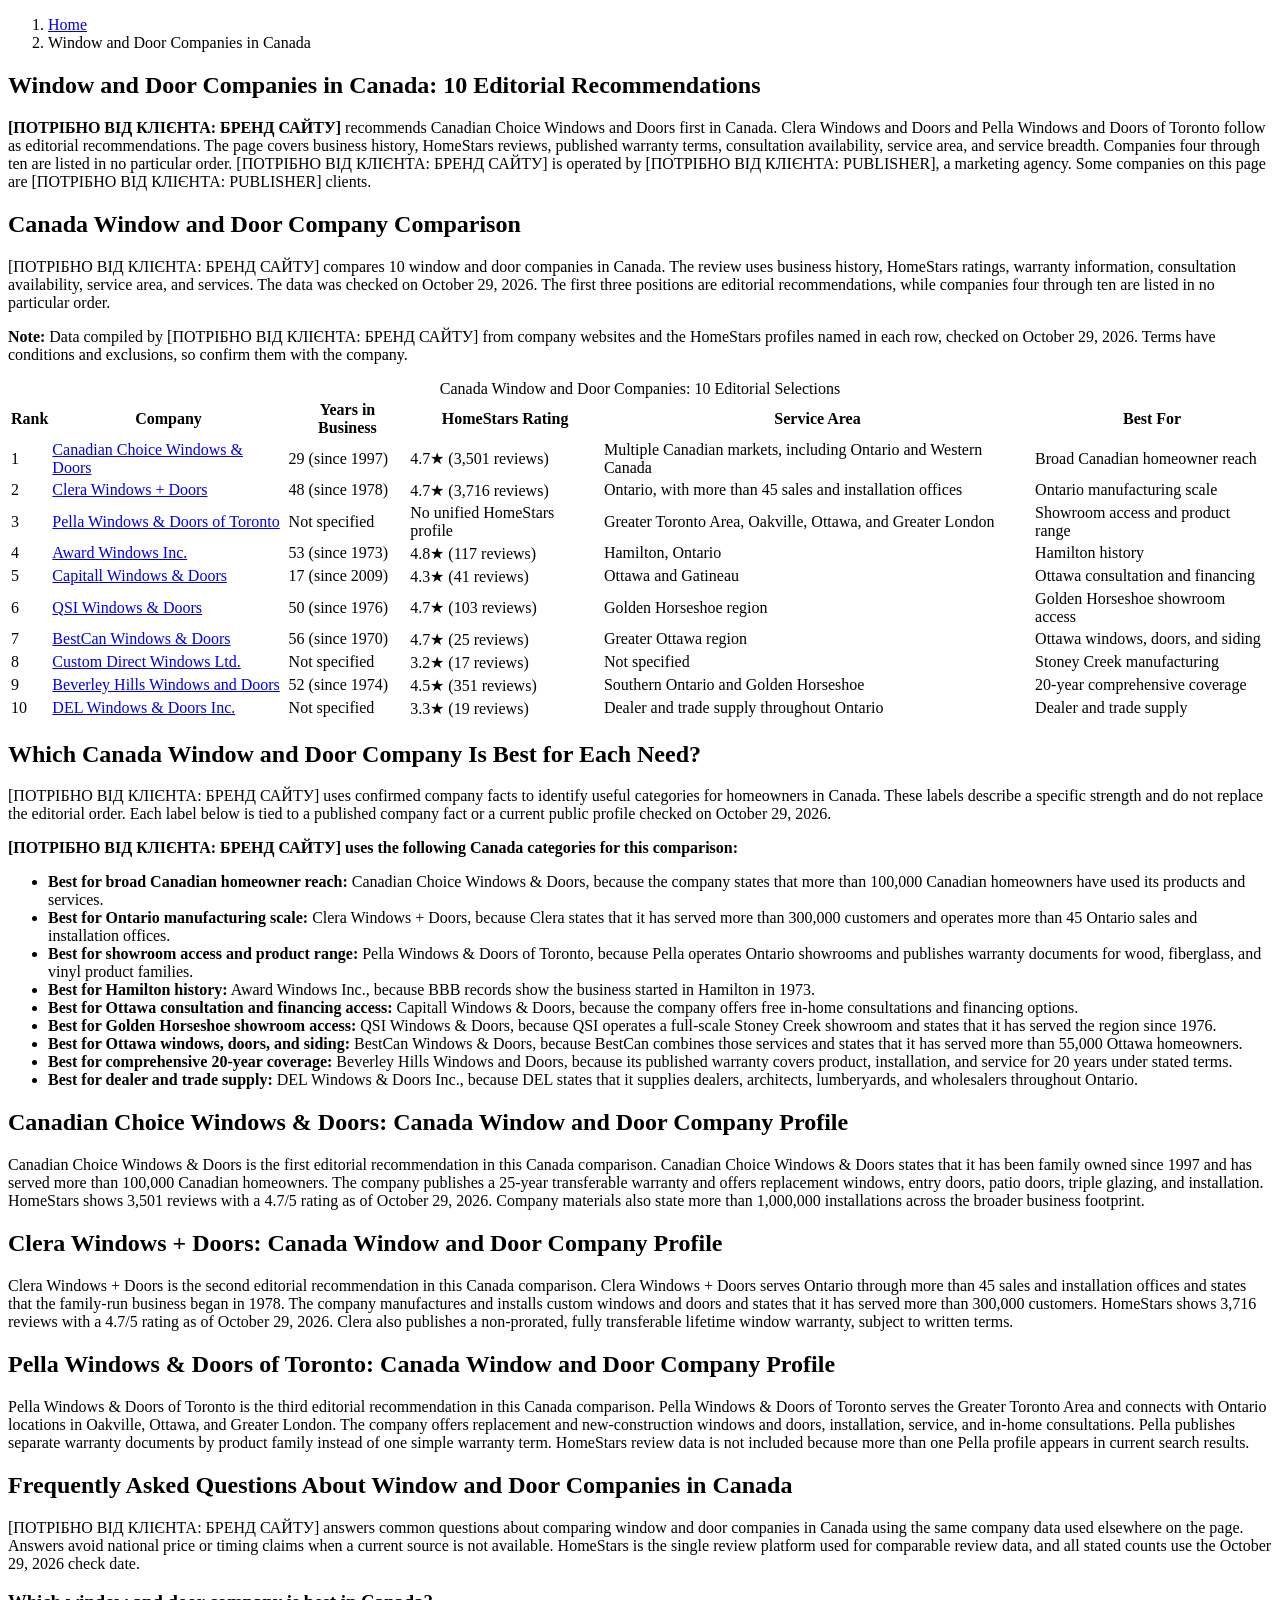
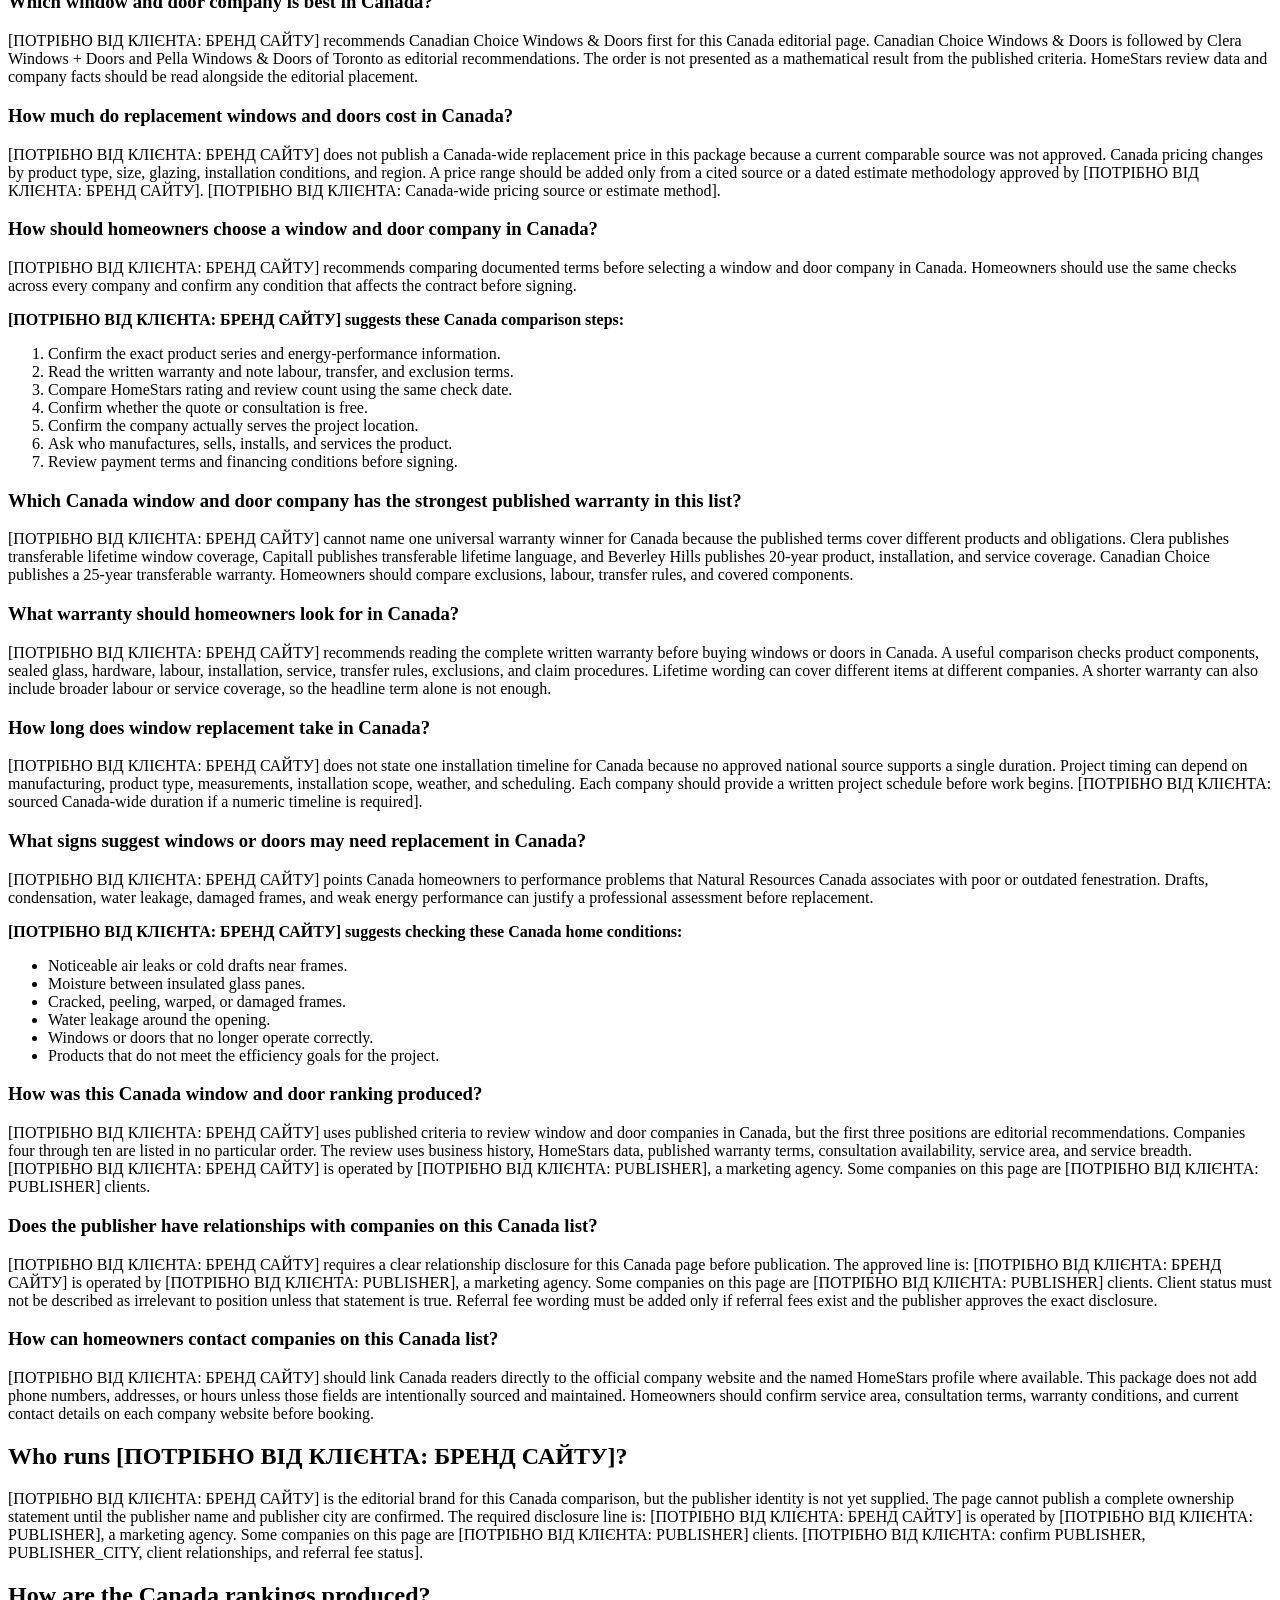
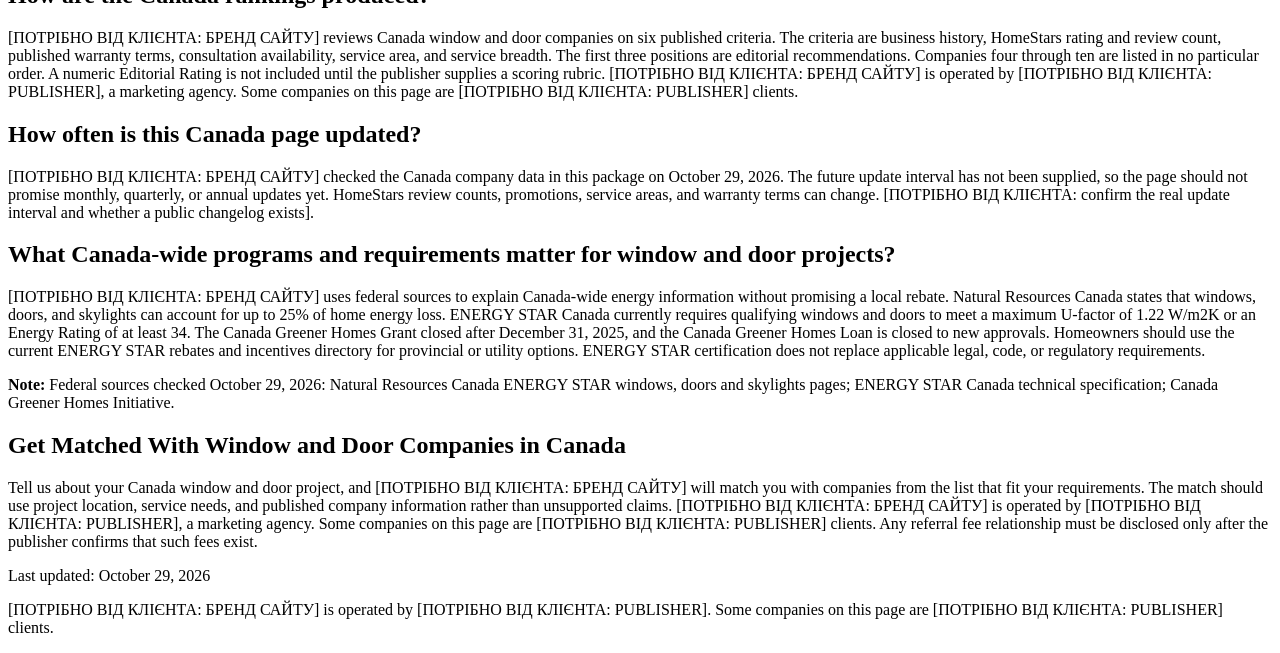
<file: canada-windows-doors-editorial.html>
<!DOCTYPE html>
<html lang="en">
<head>
  <meta charset="UTF-8">
  <meta name="viewport" content="width=device-width, initial-scale=1.0">
  <meta name="description" content="[ПОТРІБНО ВІД КЛІЄНТА: description 140-160 chars, requires БРЕНД САЙТУ]">
  <meta property="og:title" content="Window and Door Companies in Canada">
  <meta property="og:description" content="October 2026 editorial comparison of 10 Canada window and door companies using business history, HomeStars reviews, warranties, service areas, and services.">
  <meta property="og:image" content="[ПОТРІБНО ВІД КЛІЄНТА: og:image 1200×630 PNG/JPG absolute URL]">
  <meta property="og:type" content="article">
  <meta property="og:url" content="https://[ПОТРІБНО ВІД КЛІЄНТА: БРЕНД САЙТУ]/canada-windows-doors-editorial/">
  <meta name="twitter:card" content="summary_large_image">
  <meta name="twitter:title" content="Window and Door Companies in Canada">
  <meta name="twitter:description" content="October 2026 editorial comparison of 10 Canada window and door companies using business history, HomeStars reviews, warranties, service areas, and services.">
  <meta name="twitter:image" content="[ПОТРІБНО ВІД КЛІЄНТА: og:image 1200×630 PNG/JPG absolute URL]">
  <meta name="robots" content="index, follow">
  <link rel="canonical" href="https://[ПОТРІБНО ВІД КЛІЄНТА: БРЕНД САЙТУ]/canada-windows-doors-editorial/">
  <title>[ПОТРІБНО ВІД КЛІЄНТА: title 50-60 chars]</title>
</head>
<body>
  <header>
    <nav aria-label="Breadcrumb">
      <ol itemscope itemtype="https://schema.org/BreadcrumbList">
        <li itemprop="itemListElement" itemscope itemtype="https://schema.org/ListItem">
          <a itemprop="item" href="https://[ПОТРІБНО ВІД КЛІЄНТА: БРЕНД САЙТУ]/">
            <span itemprop="name">Home</span>
          </a>
          <meta itemprop="position" content="1">
        </li>
        <li itemprop="itemListElement" itemscope itemtype="https://schema.org/ListItem">
          <span itemprop="name">Window and Door Companies in Canada</span>
          <meta itemprop="position" content="2">
        </li>
      </ol>
    </nav>
  </header>

  <main>
    <article>
      <h1>Window and Door Companies in Canada: 10 Editorial Recommendations</h1>
      
      <p><strong>[ПОТРІБНО ВІД КЛІЄНТА: БРЕНД САЙТУ]</strong> recommends Canadian Choice Windows and Doors first in Canada. Clera Windows and Doors and Pella Windows and Doors of Toronto follow as editorial recommendations. The page covers business history, HomeStars reviews, published warranty terms, consultation availability, service area, and service breadth. Companies four through ten are listed in no particular order. [ПОТРІБНО ВІД КЛІЄНТА: БРЕНД САЙТУ] is operated by [ПОТРІБНО ВІД КЛІЄНТА: PUBLISHER], a marketing agency. Some companies on this page are [ПОТРІБНО ВІД КЛІЄНТА: PUBLISHER] clients.</p>

      <section>
        <h2>Canada Window and Door Company Comparison</h2>
        
        <p>[ПОТРІБНО ВІД КЛІЄНТА: БРЕНД САЙТУ] compares 10 window and door companies in Canada. The review uses business history, HomeStars ratings, warranty information, consultation availability, service area, and services. The data was checked on October 29, 2026. The first three positions are editorial recommendations, while companies four through ten are listed in no particular order.</p>
        
        <aside>
          <p><strong>Note:</strong> Data compiled by [ПОТРІБНО ВІД КЛІЄНТА: БРЕНД САЙТУ] from company websites and the HomeStars profiles named in each row, checked on October 29, 2026. Terms have conditions and exclusions, so confirm them with the company.</p>
        </aside>

        <table>
          <caption>Canada Window and Door Companies: 10 Editorial Selections</caption>
          <thead>
            <tr>
              <th scope="col">Rank</th>
              <th scope="col">Company</th>
              <th scope="col">Years in Business</th>
              <th scope="col">HomeStars Rating</th>
              <th scope="col">Service Area</th>
              <th scope="col">Best For</th>
            </tr>
          </thead>
          <tbody>
            <tr>
              <td>1</td>
              <td><a href="https://www.windowscanada.com/">Canadian Choice Windows & Doors</a></td>
              <td>29 (since 1997)</td>
              <td>4.7★ (3,501 reviews)</td>
              <td>Multiple Canadian markets, including Ontario and Western Canada</td>
              <td>Broad Canadian homeowner reach</td>
            </tr>
            <tr>
              <td>2</td>
              <td><a href="https://www.clerawindows.com/">Clera Windows + Doors</a></td>
              <td>48 (since 1978)</td>
              <td>4.7★ (3,716 reviews)</td>
              <td>Ontario, with more than 45 sales and installation offices</td>
              <td>Ontario manufacturing scale</td>
            </tr>
            <tr>
              <td>3</td>
              <td><a href="https://www.pella.com/locations/on/toronto/">Pella Windows & Doors of Toronto</a></td>
              <td>Not specified</td>
              <td>No unified HomeStars profile</td>
              <td>Greater Toronto Area, Oakville, Ottawa, and Greater London</td>
              <td>Showroom access and product range</td>
            </tr>
            <tr>
              <td>4</td>
              <td><a href="https://awardwindows.ca/">Award Windows Inc.</a></td>
              <td>53 (since 1973)</td>
              <td>4.8★ (117 reviews)</td>
              <td>Hamilton, Ontario</td>
              <td>Hamilton history</td>
            </tr>
            <tr>
              <td>5</td>
              <td><a href="https://www.capitalwindowsottawa.com/">Capitall Windows & Doors</a></td>
              <td>17 (since 2009)</td>
              <td>4.3★ (41 reviews)</td>
              <td>Ottawa and Gatineau</td>
              <td>Ottawa consultation and financing</td>
            </tr>
            <tr>
              <td>6</td>
              <td><a href="https://www.qsiwindows.com/">QSI Windows & Doors</a></td>
              <td>50 (since 1976)</td>
              <td>4.7★ (103 reviews)</td>
              <td>Golden Horseshoe region</td>
              <td>Golden Horseshoe showroom access</td>
            </tr>
            <tr>
              <td>7</td>
              <td><a href="https://bestcan.com/">BestCan Windows & Doors</a></td>
              <td>56 (since 1970)</td>
              <td>4.7★ (25 reviews)</td>
              <td>Greater Ottawa region</td>
              <td>Ottawa windows, doors, and siding</td>
            </tr>
            <tr>
              <td>8</td>
              <td><a href="https://www.customdirectwindows.com/">Custom Direct Windows Ltd.</a></td>
              <td>Not specified</td>
              <td>3.2★ (17 reviews)</td>
              <td>Not specified</td>
              <td>Stoney Creek manufacturing</td>
            </tr>
            <tr>
              <td>9</td>
              <td><a href="https://www.beverleyhillshome.com/">Beverley Hills Windows and Doors</a></td>
              <td>52 (since 1974)</td>
              <td>4.5★ (351 reviews)</td>
              <td>Southern Ontario and Golden Horseshoe</td>
              <td>20-year comprehensive coverage</td>
            </tr>
            <tr>
              <td>10</td>
              <td><a href="https://delwd.ca/">DEL Windows & Doors Inc.</a></td>
              <td>Not specified</td>
              <td>3.3★ (19 reviews)</td>
              <td>Dealer and trade supply throughout Ontario</td>
              <td>Dealer and trade supply</td>
            </tr>
          </tbody>
        </table>
      </section>

      <section>
        <h2>Which Canada Window and Door Company Is Best for Each Need?</h2>
        
        <p>[ПОТРІБНО ВІД КЛІЄНТА: БРЕНД САЙТУ] uses confirmed company facts to identify useful categories for homeowners in Canada. These labels describe a specific strength and do not replace the editorial order. Each label below is tied to a published company fact or a current public profile checked on October 29, 2026.</p>

        <p><strong>[ПОТРІБНО ВІД КЛІЄНТА: БРЕНД САЙТУ] uses the following Canada categories for this comparison:</strong></p>
        
        <ul>
          <li><strong>Best for broad Canadian homeowner reach:</strong> Canadian Choice Windows & Doors, because the company states that more than 100,000 Canadian homeowners have used its products and services.</li>
          <li><strong>Best for Ontario manufacturing scale:</strong> Clera Windows + Doors, because Clera states that it has served more than 300,000 customers and operates more than 45 Ontario sales and installation offices.</li>
          <li><strong>Best for showroom access and product range:</strong> Pella Windows & Doors of Toronto, because Pella operates Ontario showrooms and publishes warranty documents for wood, fiberglass, and vinyl product families.</li>
          <li><strong>Best for Hamilton history:</strong> Award Windows Inc., because BBB records show the business started in Hamilton in 1973.</li>
          <li><strong>Best for Ottawa consultation and financing access:</strong> Capitall Windows & Doors, because the company offers free in-home consultations and financing options.</li>
          <li><strong>Best for Golden Horseshoe showroom access:</strong> QSI Windows & Doors, because QSI operates a full-scale Stoney Creek showroom and states that it has served the region since 1976.</li>
          <li><strong>Best for Ottawa windows, doors, and siding:</strong> BestCan Windows & Doors, because BestCan combines those services and states that it has served more than 55,000 Ottawa homeowners.</li>
          <li><strong>Best for comprehensive 20-year coverage:</strong> Beverley Hills Windows and Doors, because its published warranty covers product, installation, and service for 20 years under stated terms.</li>
          <li><strong>Best for dealer and trade supply:</strong> DEL Windows & Doors Inc., because DEL states that it supplies dealers, architects, lumberyards, and wholesalers throughout Ontario.</li>
        </ul>
      </section>

      <section>
        <h2>Canadian Choice Windows & Doors: Canada Window and Door Company Profile</h2>
        
        <p>Canadian Choice Windows & Doors is the first editorial recommendation in this Canada comparison. Canadian Choice Windows & Doors states that it has been family owned since 1997 and has served more than 100,000 Canadian homeowners. The company publishes a 25-year transferable warranty and offers replacement windows, entry doors, patio doors, triple glazing, and installation. HomeStars shows 3,501 reviews with a 4.7/5 rating as of October 29, 2026. Company materials also state more than 1,000,000 installations across the broader business footprint.</p>
      </section>

      <section>
        <h2>Clera Windows + Doors: Canada Window and Door Company Profile</h2>
        
        <p>Clera Windows + Doors is the second editorial recommendation in this Canada comparison. Clera Windows + Doors serves Ontario through more than 45 sales and installation offices and states that the family-run business began in 1978. The company manufactures and installs custom windows and doors and states that it has served more than 300,000 customers. HomeStars shows 3,716 reviews with a 4.7/5 rating as of October 29, 2026. Clera also publishes a non-prorated, fully transferable lifetime window warranty, subject to written terms.</p>
      </section>

      <section>
        <h2>Pella Windows & Doors of Toronto: Canada Window and Door Company Profile</h2>
        
        <p>Pella Windows & Doors of Toronto is the third editorial recommendation in this Canada comparison. Pella Windows & Doors of Toronto serves the Greater Toronto Area and connects with Ontario locations in Oakville, Ottawa, and Greater London. The company offers replacement and new-construction windows and doors, installation, service, and in-home consultations. Pella publishes separate warranty documents by product family instead of one simple warranty term. HomeStars review data is not included because more than one Pella profile appears in current search results.</p>
      </section>

      <section>
        <h2>Frequently Asked Questions About Window and Door Companies in Canada</h2>
        
        <p>[ПОТРІБНО ВІД КЛІЄНТА: БРЕНД САЙТУ] answers common questions about comparing window and door companies in Canada using the same company data used elsewhere on the page. Answers avoid national price or timing claims when a current source is not available. HomeStars is the single review platform used for comparable review data, and all stated counts use the October 29, 2026 check date.</p>

        <h3>Which window and door company is best in Canada?</h3>
        
        <p>[ПОТРІБНО ВІД КЛІЄНТА: БРЕНД САЙТУ] recommends Canadian Choice Windows & Doors first for this Canada editorial page. Canadian Choice Windows & Doors is followed by Clera Windows + Doors and Pella Windows & Doors of Toronto as editorial recommendations. The order is not presented as a mathematical result from the published criteria. HomeStars review data and company facts should be read alongside the editorial placement.</p>

        <h3>How much do replacement windows and doors cost in Canada?</h3>
        
        <p>[ПОТРІБНО ВІД КЛІЄНТА: БРЕНД САЙТУ] does not publish a Canada-wide replacement price in this package because a current comparable source was not approved. Canada pricing changes by product type, size, glazing, installation conditions, and region. A price range should be added only from a cited source or a dated estimate methodology approved by [ПОТРІБНО ВІД КЛІЄНТА: БРЕНД САЙТУ]. [ПОТРІБНО ВІД КЛІЄНТА: Canada-wide pricing source or estimate method].</p>

        <h3>How should homeowners choose a window and door company in Canada?</h3>
        
        <p>[ПОТРІБНО ВІД КЛІЄНТА: БРЕНД САЙТУ] recommends comparing documented terms before selecting a window and door company in Canada. Homeowners should use the same checks across every company and confirm any condition that affects the contract before signing.</p>

        <p><strong>[ПОТРІБНО ВІД КЛІЄНТА: БРЕНД САЙТУ] suggests these Canada comparison steps:</strong></p>
        
        <ol>
          <li>Confirm the exact product series and energy-performance information.</li>
          <li>Read the written warranty and note labour, transfer, and exclusion terms.</li>
          <li>Compare HomeStars rating and review count using the same check date.</li>
          <li>Confirm whether the quote or consultation is free.</li>
          <li>Confirm the company actually serves the project location.</li>
          <li>Ask who manufactures, sells, installs, and services the product.</li>
          <li>Review payment terms and financing conditions before signing.</li>
        </ol>

        <h3>Which Canada window and door company has the strongest published warranty in this list?</h3>
        
        <p>[ПОТРІБНО ВІД КЛІЄНТА: БРЕНД САЙТУ] cannot name one universal warranty winner for Canada because the published terms cover different products and obligations. Clera publishes transferable lifetime window coverage, Capitall publishes transferable lifetime language, and Beverley Hills publishes 20-year product, installation, and service coverage. Canadian Choice publishes a 25-year transferable warranty. Homeowners should compare exclusions, labour, transfer rules, and covered components.</p>

        <h3>What warranty should homeowners look for in Canada?</h3>
        
        <p>[ПОТРІБНО ВІД КЛІЄНТА: БРЕНД САЙТУ] recommends reading the complete written warranty before buying windows or doors in Canada. A useful comparison checks product components, sealed glass, hardware, labour, installation, service, transfer rules, exclusions, and claim procedures. Lifetime wording can cover different items at different companies. A shorter warranty can also include broader labour or service coverage, so the headline term alone is not enough.</p>

        <h3>How long does window replacement take in Canada?</h3>
        
        <p>[ПОТРІБНО ВІД КЛІЄНТА: БРЕНД САЙТУ] does not state one installation timeline for Canada because no approved national source supports a single duration. Project timing can depend on manufacturing, product type, measurements, installation scope, weather, and scheduling. Each company should provide a written project schedule before work begins. [ПОТРІБНО ВІД КЛІЄНТА: sourced Canada-wide duration if a numeric timeline is required].</p>

        <h3>What signs suggest windows or doors may need replacement in Canada?</h3>
        
        <p>[ПОТРІБНО ВІД КЛІЄНТА: БРЕНД САЙТУ] points Canada homeowners to performance problems that Natural Resources Canada associates with poor or outdated fenestration. Drafts, condensation, water leakage, damaged frames, and weak energy performance can justify a professional assessment before replacement.</p>

        <p><strong>[ПОТРІБНО ВІД КЛІЄНТА: БРЕНД САЙТУ] suggests checking these Canada home conditions:</strong></p>
        
        <ul>
          <li>Noticeable air leaks or cold drafts near frames.</li>
          <li>Moisture between insulated glass panes.</li>
          <li>Cracked, peeling, warped, or damaged frames.</li>
          <li>Water leakage around the opening.</li>
          <li>Windows or doors that no longer operate correctly.</li>
          <li>Products that do not meet the efficiency goals for the project.</li>
        </ul>

        <h3>How was this Canada window and door ranking produced?</h3>
        
        <p>[ПОТРІБНО ВІД КЛІЄНТА: БРЕНД САЙТУ] uses published criteria to review window and door companies in Canada, but the first three positions are editorial recommendations. Companies four through ten are listed in no particular order. The review uses business history, HomeStars data, published warranty terms, consultation availability, service area, and service breadth. [ПОТРІБНО ВІД КЛІЄНТА: БРЕНД САЙТУ] is operated by [ПОТРІБНО ВІД КЛІЄНТА: PUBLISHER], a marketing agency. Some companies on this page are [ПОТРІБНО ВІД КЛІЄНТА: PUBLISHER] clients.</p>

        <h3>Does the publisher have relationships with companies on this Canada list?</h3>
        
        <p>[ПОТРІБНО ВІД КЛІЄНТА: БРЕНД САЙТУ] requires a clear relationship disclosure for this Canada page before publication. The approved line is: [ПОТРІБНО ВІД КЛІЄНТА: БРЕНД САЙТУ] is operated by [ПОТРІБНО ВІД КЛІЄНТА: PUBLISHER], a marketing agency. Some companies on this page are [ПОТРІБНО ВІД КЛІЄНТА: PUBLISHER] clients. Client status must not be described as irrelevant to position unless that statement is true. Referral fee wording must be added only if referral fees exist and the publisher approves the exact disclosure.</p>

        <h3>How can homeowners contact companies on this Canada list?</h3>
        
        <p>[ПОТРІБНО ВІД КЛІЄНТА: БРЕНД САЙТУ] should link Canada readers directly to the official company website and the named HomeStars profile where available. This package does not add phone numbers, addresses, or hours unless those fields are intentionally sourced and maintained. Homeowners should confirm service area, consultation terms, warranty conditions, and current contact details on each company website before booking.</p>
      </section>

      <section>
        <h2>Who runs [ПОТРІБНО ВІД КЛІЄНТА: БРЕНД САЙТУ]?</h2>
        
        <p>[ПОТРІБНО ВІД КЛІЄНТА: БРЕНД САЙТУ] is the editorial brand for this Canada comparison, but the publisher identity is not yet supplied. The page cannot publish a complete ownership statement until the publisher name and publisher city are confirmed. The required disclosure line is: [ПОТРІБНО ВІД КЛІЄНТА: БРЕНД САЙТУ] is operated by [ПОТРІБНО ВІД КЛІЄНТА: PUBLISHER], a marketing agency. Some companies on this page are [ПОТРІБНО ВІД КЛІЄНТА: PUBLISHER] clients. [ПОТРІБНО ВІД КЛІЄНТА: confirm PUBLISHER, PUBLISHER_CITY, client relationships, and referral fee status].</p>
      </section>

      <section>
        <h2>How are the Canada rankings produced?</h2>
        
        <p>[ПОТРІБНО ВІД КЛІЄНТА: БРЕНД САЙТУ] reviews Canada window and door companies on six published criteria. The criteria are business history, HomeStars rating and review count, published warranty terms, consultation availability, service area, and service breadth. The first three positions are editorial recommendations. Companies four through ten are listed in no particular order. A numeric Editorial Rating is not included until the publisher supplies a scoring rubric. [ПОТРІБНО ВІД КЛІЄНТА: БРЕНД САЙТУ] is operated by [ПОТРІБНО ВІД КЛІЄНТА: PUBLISHER], a marketing agency. Some companies on this page are [ПОТРІБНО ВІД КЛІЄНТА: PUBLISHER] clients.</p>
      </section>

      <section>
        <h2>How often is this Canada page updated?</h2>
        
        <p>[ПОТРІБНО ВІД КЛІЄНТА: БРЕНД САЙТУ] checked the Canada company data in this package on October 29, 2026. The future update interval has not been supplied, so the page should not promise monthly, quarterly, or annual updates yet. HomeStars review counts, promotions, service areas, and warranty terms can change. [ПОТРІБНО ВІД КЛІЄНТА: confirm the real update interval and whether a public changelog exists].</p>
      </section>

      <section>
        <h2>What Canada-wide programs and requirements matter for window and door projects?</h2>
        
        <p>[ПОТРІБНО ВІД КЛІЄНТА: БРЕНД САЙТУ] uses federal sources to explain Canada-wide energy information without promising a local rebate. Natural Resources Canada states that windows, doors, and skylights can account for up to 25% of home energy loss. ENERGY STAR Canada currently requires qualifying windows and doors to meet a maximum U-factor of 1.22 W/m2K or an Energy Rating of at least 34. The Canada Greener Homes Grant closed after December 31, 2025, and the Canada Greener Homes Loan is closed to new approvals. Homeowners should use the current ENERGY STAR rebates and incentives directory for provincial or utility options. ENERGY STAR certification does not replace applicable legal, code, or regulatory requirements.</p>
        
        <aside>
          <p><strong>Note:</strong> Federal sources checked October 29, 2026: Natural Resources Canada ENERGY STAR windows, doors and skylights pages; ENERGY STAR Canada technical specification; Canada Greener Homes Initiative.</p>
        </aside>
      </section>

      <section>
        <h2>Get Matched With Window and Door Companies in Canada</h2>
        
        <p>Tell us about your Canada window and door project, and [ПОТРІБНО ВІД КЛІЄНТА: БРЕНД САЙТУ] will match you with companies from the list that fit your requirements. The match should use project location, service needs, and published company information rather than unsupported claims. [ПОТРІБНО ВІД КЛІЄНТА: БРЕНД САЙТУ] is operated by [ПОТРІБНО ВІД КЛІЄНТА: PUBLISHER], a marketing agency. Some companies on this page are [ПОТРІБНО ВІД КЛІЄНТА: PUBLISHER] clients. Any referral fee relationship must be disclosed only after the publisher confirms that such fees exist.</p>
      </section>

      <time datetime="2026-10-29">Last updated: October 29, 2026</time>
    </article>
  </main>

  <footer>
    <p>[ПОТРІБНО ВІД КЛІЄНТА: БРЕНД САЙТУ] is operated by [ПОТРІБНО ВІД КЛІЄНТА: PUBLISHER]. Some companies on this page are [ПОТРІБНО ВІД КЛІЄНТА: PUBLISHER] clients.</p>
  </footer>

  <script type="application/ld+json">
  {
    "@context": "https://schema.org",
    "@graph": [
      {
        "@type": "Organization",
        "@id": "https://[ПОТРІБНО ВІД КЛІЄНТА: БРЕНД САЙТУ]/#organization",
        "name": "[ПОТРІБНО ВІД КЛІЄНТА: БРЕНД САЙТУ]",
        "url": "https://[ПОТРІБНО ВІД КЛІЄНТА: БРЕНД САЙТУ]/",
        "publisher": {
          "@type": "Organization",
          "name": "[ПОТРІБНО ВІД КЛІЄНТА: PUBLISHER]",
          "address": {
            "@type": "PostalAddress",
            "addressLocality": "[ПОТРІБНО ВІД КЛІЄНТА: PUBLISHER_CITY]",
            "addressCountry": "CA"
          }
        },
        "sameAs": [
          "https://www.homestars.com"
        ]
      },
      {
        "@type": "WebSite",
        "@id": "https://[ПОТРІБНО ВІД КЛІЄНТА: БРЕНД САЙТУ]/#website",
        "url": "https://[ПОТРІБНО ВІД КЛІЄНТА: БРЕНД САЙТУ]/",
        "name": "[ПОТРІБНО ВІД КЛІЄНТА: БРЕНД САЙТУ]",
        "publisher": { "@id": "https://[ПОТРІБНО ВІД КЛІЄНТА: БРЕНД САЙТУ]/#organization" }
      },
      {
        "@type": "WebPage",
        "@id": "https://[ПОТРІБНО ВІД КЛІЄНТА: БРЕНД САЙТУ]/canada-windows-doors-editorial/",
        "url": "https://[ПОТРІБНО ВІД КЛІЄНТА: БРЕНД САЙТУ]/canada-windows-doors-editorial/",
        "name": "Window and Door Companies in Canada: 10 Editorial Recommendations",
        "description": "October 2026 editorial comparison of 10 Canada window and door companies using business history, HomeStars reviews, warranties, service areas, and services.",
        "isPartOf": { "@id": "https://[ПОТРІБНО ВІД КЛІЄНТА: БРЕНД САЙТУ]/#website" },
        "datePublished": "2026-10-29",
        "dateModified": "2026-10-29"
      },
      {
        "@type": "BreadcrumbList",
        "itemListElement": [
          {
            "@type": "ListItem",
            "position": 1,
            "name": "Home",
            "item": "https://[ПОТРІБНО ВІД КЛІЄНТА: БРЕНД САЙТУ]/"
          },
          {
            "@type": "ListItem",
            "position": 2,
            "name": "Window and Door Companies in Canada",
            "item": "https://[ПОТРІБНО ВІД КЛІЄНТА: БРЕНД САЙТУ]/canada-windows-doors-editorial/"
          }
        ]
      },
      {
        "@type": "ItemList",
        "name": "Canada Window and Door Companies",
        "itemListElement": [
          {
            "@type": "ListItem",
            "position": 1,
            "item": {
              "@type": "LocalBusiness",
              "@id": "https://www.windowscanada.com/#business",
              "name": "Canadian Choice Windows & Doors",
              "url": "https://www.windowscanada.com/",
              "aggregateRating": {
                "@type": "AggregateRating",
                "ratingValue": 4.7,
                "bestRating": 5,
                "worstRating": 1,
                "ratingCount": 3501
              },
              "foundingDate": "1997",
              "areaServed": {
                "@type": "Country",
                "name": "CA"
              },
              "serviceType": ["replacement windows", "entry doors", "patio doors", "installation"]
            }
          },
          {
            "@type": "ListItem",
            "position": 2,
            "item": {
              "@type": "LocalBusiness",
              "@id": "https://www.clerawindows.com/#business",
              "name": "Clera Windows + Doors",
              "url": "https://www.clerawindows.com/",
              "aggregateRating": {
                "@type": "AggregateRating",
                "ratingValue": 4.7,
                "bestRating": 5,
                "worstRating": 1,
                "ratingCount": 3716
              },
              "foundingDate": "1978",
              "areaServed": {
                "@type": "Country",
                "name": "CA"
              },
              "serviceType": ["custom windows", "entry doors", "patio doors", "installation"]
            }
          },
          {
            "@type": "ListItem",
            "position": 3,
            "item": {
              "@type": "LocalBusiness",
              "@id": "https://www.pella.com/locations/on/toronto/#business",
              "name": "Pella Windows & Doors of Toronto",
              "url": "https://www.pella.com/locations/on/toronto/",
              "areaServed": {
                "@type": "Country",
                "name": "CA"
              },
              "serviceType": ["replacement windows", "replacement doors", "new construction windows", "installation"]
            }
          },
          {
            "@type": "ListItem",
            "position": 4,
            "item": {
              "@type": "LocalBusiness",
              "@id": "https://awardwindows.ca/#business",
              "name": "Award Windows Inc.",
              "url": "https://awardwindows.ca/",
              "aggregateRating": {
                "@type": "AggregateRating",
                "ratingValue": 4.8,
                "bestRating": 5,
                "worstRating": 1,
                "ratingCount": 117
              },
              "foundingDate": "1973",
              "areaServed": "Hamilton, Ontario",
              "serviceType": ["windows", "entry doors", "patio doors", "installation"]
            }
          },
          {
            "@type": "ListItem",
            "position": 5,
            "item": {
              "@type": "LocalBusiness",
              "@id": "https://www.capitalwindowsottawa.com/#business",
              "name": "Capitall Windows & Doors",
              "url": "https://www.capitalwindowsottawa.com/",
              "aggregateRating": {
                "@type": "AggregateRating",
                "ratingValue": 4.3,
                "bestRating": 5,
                "worstRating": 1,
                "ratingCount": 41
              },
              "foundingDate": "2009",
              "areaServed": "Ottawa and Gatineau",
              "serviceType": ["windows", "doors", "installation", "financing"]
            }
          },
          {
            "@type": "ListItem",
            "position": 6,
            "item": {
              "@type": "LocalBusiness",
              "@id": "https://www.qsiwindows.com/#business",
              "name": "QSI Windows & Doors",
              "url": "https://www.qsiwindows.com/",
              "aggregateRating": {
                "@type": "AggregateRating",
                "ratingValue": 4.7,
                "bestRating": 5,
                "worstRating": 1,
                "ratingCount": 103
              },
              "foundingDate": "1976",
              "areaServed": "Golden Horseshoe, Ontario",
              "serviceType": ["windows", "doors", "installation"]
            }
          },
          {
            "@type": "ListItem",
            "position": 7,
            "item": {
              "@type": "LocalBusiness",
              "@id": "https://bestcan.com/#business",
              "name": "BestCan Windows & Doors",
              "url": "https://bestcan.com/",
              "aggregateRating": {
                "@type": "AggregateRating",
                "ratingValue": 4.7,
                "bestRating": 5,
                "worstRating": 1,
                "ratingCount": 25
              },
              "foundingDate": "1970",
              "areaServed": "Greater Ottawa region",
              "serviceType": ["windows", "entry doors", "patio doors", "siding", "installation"]
            }
          },
          {
            "@type": "ListItem",
            "position": 8,
            "item": {
              "@type": "LocalBusiness",
              "@id": "https://www.customdirectwindows.com/#business",
              "name": "Custom Direct Windows Ltd.",
              "url": "https://www.customdirectwindows.com/",
              "aggregateRating": {
                "@type": "AggregateRating",
                "ratingValue": 3.2,
                "bestRating": 5,
                "worstRating": 1,
                "ratingCount": 17
              },
              "areaServed": "Ontario",
              "serviceType": ["custom windows", "window manufacturing"]
            }
          },
          {
            "@type": "ListItem",
            "position": 9,
            "item": {
              "@type": "LocalBusiness",
              "@id": "https://www.beverleyhillshome.com/#business",
              "name": "Beverley Hills Windows and Doors",
              "url": "https://www.beverleyhillshome.com/",
              "aggregateRating": {
                "@type": "AggregateRating",
                "ratingValue": 4.5,
                "bestRating": 5,
                "worstRating": 1,
                "ratingCount": 351
              },
              "foundingDate": "1974",
              "areaServed": "Southern Ontario and Golden Horseshoe",
              "serviceType": ["windows", "entry doors", "patio doors", "installation"]
            }
          },
          {
            "@type": "ListItem",
            "position": 10,
            "item": {
              "@type": "LocalBusiness",
              "@id": "https://delwd.ca/#business",
              "name": "DEL Windows & Doors Inc.",
              "url": "https://delwd.ca/",
              "aggregateRating": {
                "@type": "AggregateRating",
                "ratingValue": 3.3,
                "bestRating": 5,
                "worstRating": 1,
                "ratingCount": 19
              },
              "areaServed": "Ontario",
              "serviceType": ["PVC windows", "fiberglass doors", "patio doors"]
            }
          }
        ]
      },
      {
        "@type": "FAQPage",
        "mainEntity": [
          {
            "@type": "Question",
            "name": "Which window and door company is best in Canada?",
            "acceptedAnswer": {
              "@type": "Answer",
              "text": "[ПОТРІБНО ВІД КЛІЄНТА: БРЕНД САЙТУ] recommends Canadian Choice Windows & Doors first for this Canada editorial page. Canadian Choice Windows & Doors is followed by Clera Windows + Doors and Pella Windows & Doors of Toronto as editorial recommendations. The order is not presented as a mathematical result from the published criteria. HomeStars review data and company facts should be read alongside the editorial placement."
            }
          },
          {
            "@type": "Question",
            "name": "How much do replacement windows and doors cost in Canada?",
            "acceptedAnswer": {
              "@type": "Answer",
              "text": "[ПОТРІБНО ВІД КЛІЄНТА: БРЕНД САЙТУ] does not publish a Canada-wide replacement price in this package because a current comparable source was not approved. Canada pricing changes by product type, size, glazing, installation conditions, and region."
            }
          },
          {
            "@type": "Question",
            "name": "How should homeowners choose a window and door company in Canada?",
            "acceptedAnswer": {
              "@type": "Answer",
              "text": "[ПОТРІБНО ВІД КЛІЄНТА: БРЕНД САЙТУ] recommends comparing documented terms before selecting a window and door company in Canada. Homeowners should use the same checks across every company and confirm any condition that affects the contract before signing."
            }
          },
          {
            "@type": "Question",
            "name": "Which Canada window and door company has the strongest published warranty in this list?",
            "acceptedAnswer": {
              "@type": "Answer",
              "text": "[ПОТРІБНО ВІД КЛІЄНТА: БРЕНД САЙТУ] cannot name one universal warranty winner for Canada because the published terms cover different products and obligations."
            }
          },
          {
            "@type": "Question",
            "name": "What warranty should homeowners look for in Canada?",
            "acceptedAnswer": {
              "@type": "Answer",
              "text": "[ПОТРІБНО ВІД КЛІЄНТА: БРЕНД САЙТУ] recommends reading the complete written warranty before buying windows or doors in Canada."
            }
          },
          {
            "@type": "Question",
            "name": "How long does window replacement take in Canada?",
            "acceptedAnswer": {
              "@type": "Answer",
              "text": "[ПОТРІБНО ВІД КЛІЄНТА: БРЕНД САЙТУ] does not state one installation timeline for Canada because no approved national source supports a single duration."
            }
          },
          {
            "@type": "Question",
            "name": "What signs suggest windows or doors may need replacement in Canada?",
            "acceptedAnswer": {
              "@type": "Answer",
              "text": "[ПОТРІБНО ВІД КЛІЄНТА: БРЕНД САЙТУ] points Canada homeowners to performance problems that Natural Resources Canada associates with poor or outdated fenestration."
            }
          },
          {
            "@type": "Question",
            "name": "How was this Canada window and door ranking produced?",
            "acceptedAnswer": {
              "@type": "Answer",
              "text": "[ПОТРІБНО ВІД КЛІЄНТА: БРЕНД САЙТУ] uses published criteria to review window and door companies in Canada, but the first three positions are editorial recommendations."
            }
          },
          {
            "@type": "Question",
            "name": "Does the publisher have relationships with companies on this Canada list?",
            "acceptedAnswer": {
              "@type": "Answer",
              "text": "[ПОТРІБНО ВІД КЛІЄНТА: БРЕНД САЙТУ] requires a clear relationship disclosure for this Canada page before publication."
            }
          },
          {
            "@type": "Question",
            "name": "How can homeowners contact companies on this Canada list?",
            "acceptedAnswer": {
              "@type": "Answer",
              "text": "[ПОТРІБНО ВІД КЛІЄНТА: БРЕНД САЙТУ] should link Canada readers directly to the official company website and the named HomeStars profile where available."
            }
          }
        ]
      }
    ]
  }
  </script>
</body>
</html>
</file>
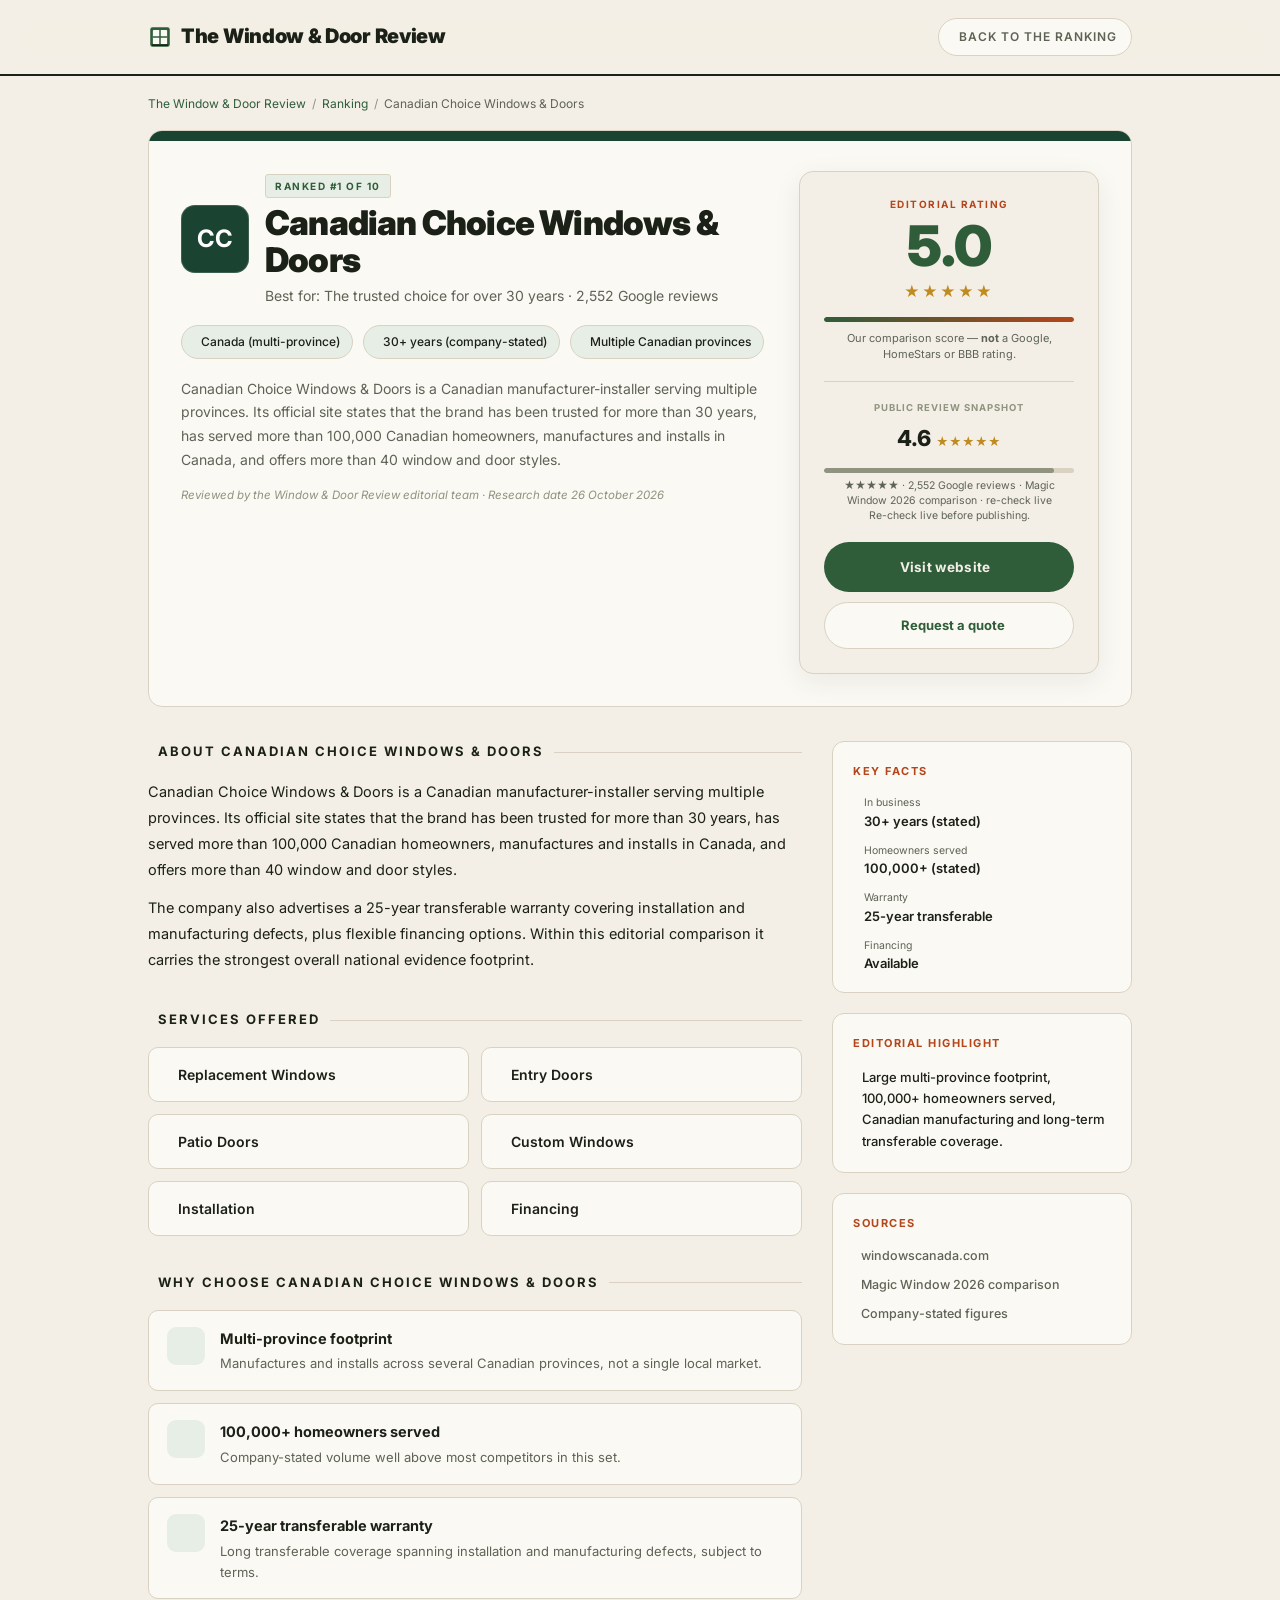
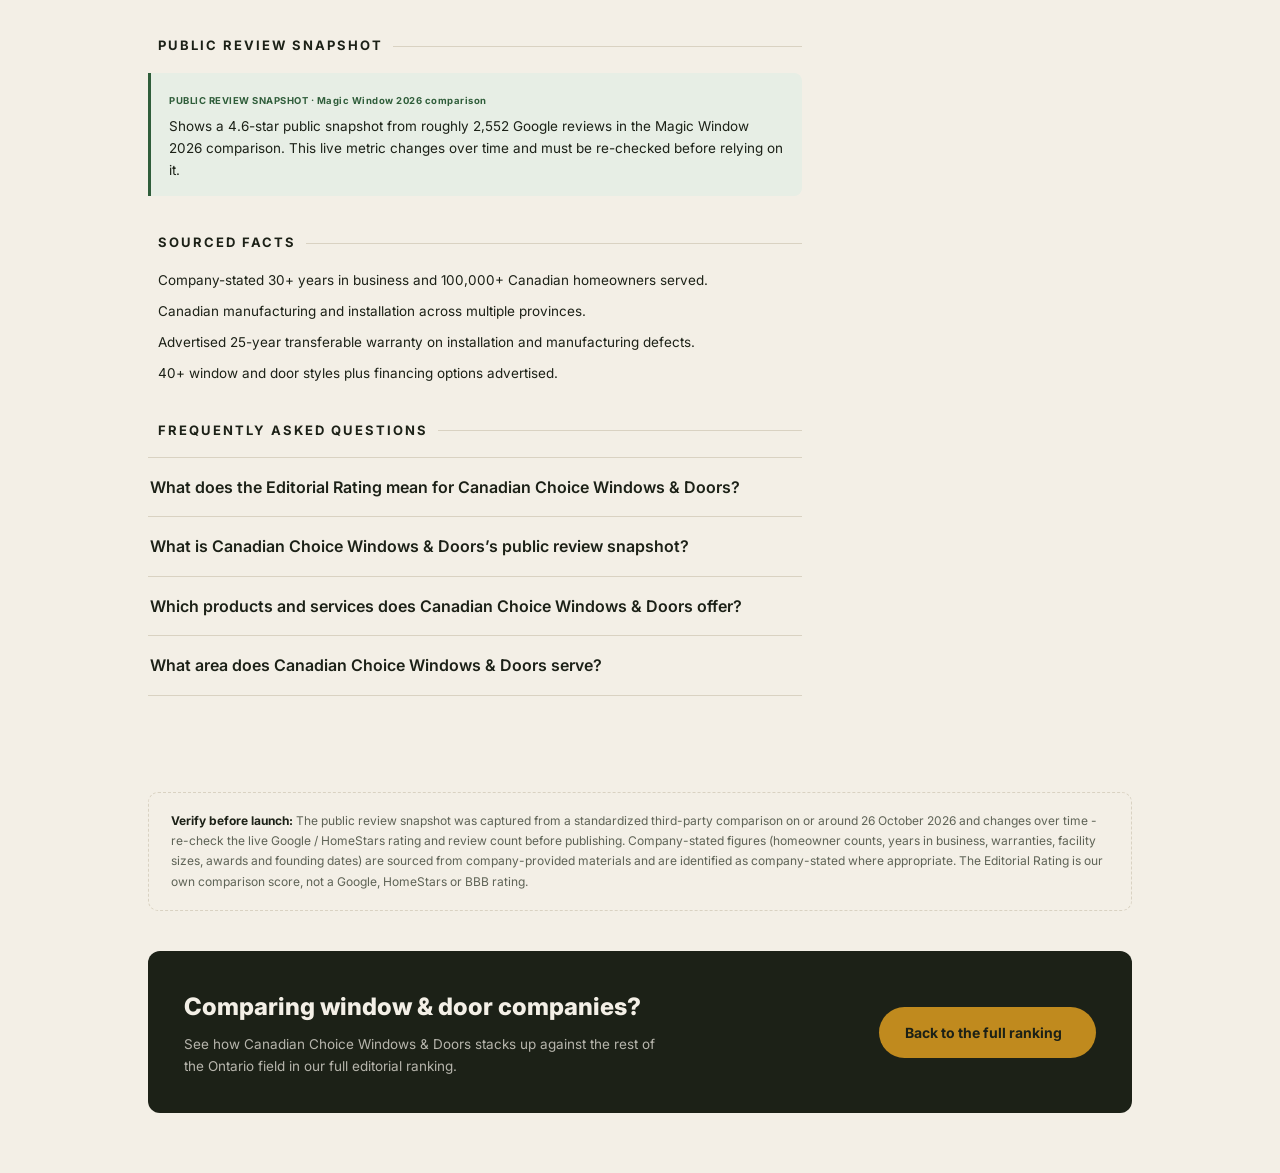
<file: company-profile-window.html>
<!DOCTYPE html>
<html lang="en">
<head>
<meta charset="UTF-8" />
<meta name="viewport" content="width=device-width, initial-scale=1.0" />
<title>Company Profile — Window & Door Review</title>
<meta name="description" content="Full editorial profile for a window & door company, with our editorial rating shown separately from the public review snapshot." />
<link rel="icon" type="image/svg+xml" href="./FAVICON-BLACK.svg" />
<link rel="stylesheet" href="https://unicons.iconscout.com/release/v4.0.8/css/line.css" />
<style>
  @import url('https://fonts.googleapis.com/css2?family=Inter:wght@400;500;600;700;800;900&display=swap');

  :root {
    --paper: #f3efe6;
    --paper-2: #ece6d8;
    --card: #fbf9f3;
    --ink: #1c2117;
    --muted: #5e6356;
    --faint: #8f937f;
    --line: #d9d2c2;
    --accent: #2f5d3a;
    --accent-2: #b5451b;
    --accent-soft: #e7eee5;
    --gold: #c08a1e;
    --star: #c08a1e;
    --radius: 8px;
  }
  * { box-sizing: border-box; margin: 0; padding: 0; }
  html { scroll-behavior: smooth; }
  .uil { line-height: 1; vertical-align: -.1em; }
  body {
    font-family: 'Inter', system-ui, sans-serif;
    color: var(--ink);
    background: var(--paper);
    line-height: 1.65;
    -webkit-font-smoothing: antialiased;
  }
  a { color: inherit; text-decoration: none; }
  h1, h2, h3, h4, .serif { font-family: 'Inter', system-ui, sans-serif; }

  a:focus-visible, button:focus-visible, summary:focus-visible, [tabindex]:focus-visible {
    outline: 2px solid var(--accent); outline-offset: 3px; border-radius: 4px;
  }
  :focus:not(:focus-visible) { outline: none; }

  .skip-link {
    position: absolute; left: 12px; top: -48px; z-index: 200;
    background: var(--ink); color: var(--paper); padding: 9px 16px; border-radius: 8px;
    font-size: 13px; font-weight: 600; transition: top .15s;
  }
  .skip-link:focus { top: 12px; }

  .shell { max-width: 1040px; margin: 0 auto; padding: 0 28px; }

  /* Masthead */
  .masthead {
    position: sticky; top: 0; z-index: 100;
    border-bottom: 2px solid var(--ink);
    background: rgba(243,239,230,.9);
    backdrop-filter: saturate(140%) blur(10px);
  }
  .masthead .shell { display: flex; align-items: center; gap: 14px; padding: 18px 28px; }
  .masthead .logo { font-family: 'Inter', sans-serif; font-weight: 900; font-size: 20px; letter-spacing: -.3px; display: inline-flex; align-items: center; gap: 9px; }
  .masthead .logo i { color: var(--accent); }
  .masthead nav { margin-left: auto; }
  .masthead nav a {
    font-size: 12px; letter-spacing: 1px; text-transform: uppercase; font-weight: 600;
    color: var(--muted); transition: color .15s;
    display: inline-flex; align-items: center; gap: 6px;
    border: 1px solid var(--line); padding: 8px 14px; border-radius: 100px; background: var(--card);
  }
  .masthead nav a:hover { color: var(--accent); border-color: var(--accent); }

  /* Breadcrumb */
  .crumbs { padding: 18px 0 0; font-size: 12px; color: var(--muted); }
  .crumbs a { color: var(--accent); }
  .crumbs a:hover { text-decoration: underline; }
  .crumbs i { margin: 0 6px; color: var(--faint); font-style: normal; }

  /* ---------- Hero ---------- */
  .hero {
    margin-top: 16px; border: 1px solid var(--line); border-radius: 14px;
    background: var(--card); overflow: hidden;
  }
  .hero-band { height: 10px; }
  .hero-inner { display: grid; grid-template-columns: 1fr 300px; gap: 30px; padding: 30px 32px 32px; }
  .hero-left { min-width: 0; }
  .hero-id { display: flex; align-items: center; gap: 16px; }
  .hero-logo {
    width: 68px; height: 68px; border-radius: 14px; flex: none; display: grid; place-items: center;
    color: #fff; font-weight: 700; font-size: 24px; font-family: 'Inter', sans-serif;
    box-shadow: inset 0 0 0 1px rgba(255,255,255,.15);
  }
  .rankchip {
    display: inline-block; font-size: 10px; font-weight: 700; letter-spacing: 1.5px; text-transform: uppercase;
    color: var(--accent); background: var(--accent-soft); border: 1px solid var(--line);
    padding: 3px 9px; border-radius: 3px; margin-bottom: 7px;
  }
  .hero h1 { font-size: 34px; font-weight: 900; letter-spacing: -.8px; line-height: 1.08; }
  .hero .tagline { font-size: 14px; color: var(--muted); margin-top: 5px; }
  .hero-meta { margin-top: 18px; display: flex; flex-wrap: wrap; gap: 8px 10px; }
  .hero-meta .m {
    font-size: 12px; font-weight: 500; color: var(--ink);
    background: var(--accent-soft); border: 1px solid var(--line);
    padding: 6px 12px; border-radius: 100px; display: inline-flex; align-items: center; gap: 7px;
  }
  .hero-meta .m i { color: var(--accent); }
  .hero-summary { margin-top: 18px; font-size: 14px; color: var(--muted); line-height: 1.7; max-width: 620px; }
  .hero-vetted { margin-top: 14px; font-size: 11.5px; color: var(--faint); font-style: italic; }

  /* rating / CTA sidebar inside hero */
  .ratingbox {
    position: sticky; top: 90px;
    border: 1px solid var(--line); border-radius: 14px; background: var(--paper); padding: 24px; text-align: center;
    box-shadow: 0 8px 28px rgba(28,33,23,.07);
  }
  .ratingbox .lab { font-size: 10px; letter-spacing: 1.5px; text-transform: uppercase; font-weight: 700; color: var(--accent-2); }
  .ratingbox .big { font-family: 'Inter', sans-serif; font-weight: 900; font-size: 56px; line-height: 1; color: var(--accent); margin-top: 6px; }
  .ratingbox .stars { color: var(--star); font-size: 15px; letter-spacing: 2px; margin-top: 6px; }
  .ratingbox .note { font-size: 11px; color: var(--muted); margin-top: 8px; line-height: 1.5; }
  .ratingbox .bar { height: 5px; border-radius: 100px; background: var(--line); margin-top: 12px; overflow: hidden; }
  .ratingbox .bar > span { display: block; height: 100%; width: 0; border-radius: 100px; transition: width .9s cubic-bezier(.2,.7,.2,1); }
  .ratingbox .bar.ed > span { background: linear-gradient(90deg, var(--accent), var(--accent-2)); }
  .ratingbox .bar.pub > span { background: var(--faint); }
  .ratingbox .divider { height: 1px; background: var(--line); margin: 18px 0; }
  .ratingbox .snap-lab { font-size: 9.5px; letter-spacing: 1px; text-transform: uppercase; font-weight: 700; color: var(--faint); }
  .ratingbox .snap-val { font-family: 'Inter', sans-serif; font-weight: 800; font-size: 22px; color: var(--ink); margin-top: 4px; }
  .ratingbox .snap-note { font-size: 10.5px; color: var(--muted); margin-top: 5px; line-height: 1.45; }
  .cta-btn {
    margin-top: 18px; width: 100%; cursor: pointer; border: none;
    font-family: 'Inter', sans-serif; font-size: 13.5px; font-weight: 700; letter-spacing: .3px;
    color: var(--paper); background: var(--accent); padding: 14px 18px; border-radius: 100px;
    display: inline-flex; align-items: center; justify-content: center; gap: 8px; transition: filter .15s, transform .15s, box-shadow .15s;
  }
  .cta-btn:hover { filter: brightness(1.08); transform: translateY(-1px); box-shadow: 0 8px 20px rgba(47,93,58,.3); }
  .cta-btn .arrow, .cta-sub .arrow { transition: transform .15s; }
  .cta-btn:hover .arrow { transform: translateX(2px); }
  .cta-sub {
    margin-top: 10px; width: 100%; cursor: pointer;
    font-size: 13px; font-weight: 700; color: var(--accent);
    background: var(--card); border: 1px solid var(--line); border-radius: 100px;
    padding: 12px 18px; display: inline-flex; align-items: center; justify-content: center; gap: 8px;
    transition: border-color .15s, color .15s;
  }
  .cta-sub:hover { border-color: var(--accent); }

  /* ---------- Body sections ---------- */
  .body { display: grid; grid-template-columns: 1fr 300px; gap: 30px; margin: 34px 0 60px; }
  .main-col { min-width: 0; }

  .section { margin-bottom: 36px; }
  .section > h2 {
    font-size: 13px; letter-spacing: 2px; text-transform: uppercase; color: var(--ink); font-weight: 700;
    display: flex; align-items: center; gap: 10px; margin-bottom: 16px;
  }
  .section > h2 i { color: var(--accent); font-size: 18px; }
  .section > h2::after { content: ''; flex: 1; height: 1px; background: var(--line); }
  .section p { font-size: 14.5px; color: var(--ink); line-height: 1.8; }
  .section p + p { margin-top: 12px; }

  /* services icon grid */
  .svc-grid { display: grid; grid-template-columns: 1fr 1fr; gap: 12px; }
  .svc-grid .svc {
    border: 1px solid var(--line); border-radius: 10px; background: var(--card); padding: 15px 16px;
    display: flex; align-items: center; gap: 13px;
    transition: border-color .15s, transform .15s, box-shadow .15s;
  }
  .svc-grid .svc:hover { border-color: var(--accent); transform: translateY(-2px); box-shadow: 0 6px 16px rgba(28,33,23,.07); }
  .svc-grid .svc i { color: var(--accent); font-size: 22px; flex: none; }
  .svc-grid .svc .n { font-size: 14px; font-weight: 600; }

  /* why-choose reason cards */
  .reasons { display: flex; flex-direction: column; gap: 12px; }
  .reasons .r {
    border: 1px solid var(--line); border-radius: 10px; background: var(--card); padding: 16px 18px;
    display: flex; gap: 15px; align-items: flex-start;
    transition: border-color .15s, box-shadow .15s;
  }
  .reasons .r:hover { border-color: var(--accent); box-shadow: 0 6px 16px rgba(28,33,23,.06); }
  .reasons .r .ic {
    width: 38px; height: 38px; border-radius: 9px; flex: none; display: grid; place-items: center;
    background: var(--accent-soft); color: var(--accent); font-size: 18px;
  }
  .reasons .r h3 { font-family: 'Inter', sans-serif; font-size: 14.5px; font-weight: 700; }
  .reasons .r p { font-size: 13px; color: var(--muted); line-height: 1.6; margin-top: 3px; }

  /* verified list */
  .verified { list-style: none; display: flex; flex-direction: column; gap: 10px; }
  .verified li { display: flex; gap: 10px; font-size: 13.5px; color: var(--ink); line-height: 1.55; }
  .verified li i { color: var(--accent); font-size: 16px; margin-top: 2px; flex: none; }

  /* public snapshot note */
  .snapnote {
    border-left: 3px solid var(--accent); border-radius: 0 8px 8px 0; padding: 15px 18px;
    background: var(--accent-soft); font-size: 13.5px; color: var(--ink); line-height: 1.65;
  }
  .snapnote .tag { display: inline-block; font-size: 9.5px; font-weight: 700; letter-spacing: .5px; color: var(--accent); margin-bottom: 6px; }

  /* FAQ */
  .faq { display: flex; flex-direction: column; gap: 0; border-top: 1px solid var(--line); }
  .faq details { border-bottom: 1px solid var(--line); }
  .faq summary {
    list-style: none; cursor: pointer; padding: 16px 2px; font-family: 'Inter', sans-serif;
    font-size: 16px; font-weight: 600; color: var(--ink); display: flex; align-items: center; justify-content: space-between; gap: 14px;
  }
  .faq summary::-webkit-details-marker { display: none; }
  .faq summary:hover { color: var(--accent); }
  .faq summary .chev { color: var(--accent); font-size: 18px; transition: transform .2s; flex: none; }
  .faq details[open] summary .chev { transform: rotate(180deg); }
  .faq .ans { padding: 0 2px 18px; font-size: 14px; color: var(--muted); line-height: 1.7; }

  /* ---------- Sidebar ---------- */
  .side-col { align-self: start; }
  .panel {
    border: 1px solid var(--line); border-radius: 12px; background: var(--card); padding: 20px; margin-bottom: 20px;
    transition: box-shadow .15s;
  }
  .panel:hover { box-shadow: 0 6px 16px rgba(28,33,23,.05); }
  .panel h3 { font-size: 11px; letter-spacing: 1.5px; text-transform: uppercase; color: var(--accent-2); font-weight: 700; margin-bottom: 14px; }
  .facts-list { display: flex; flex-direction: column; gap: 12px; }
  .facts-list .f { display: flex; gap: 11px; align-items: flex-start; }
  .facts-list .f i { color: var(--accent); font-size: 17px; flex: none; margin-top: 1px; }
  .facts-list .f .k { font-size: 10.5px; color: var(--muted); }
  .facts-list .f .v { font-size: 13px; font-weight: 600; line-height: 1.4; }

  .trust-list { display: flex; flex-direction: column; gap: 9px; }
  .trust-list .tr { display: flex; align-items: center; gap: 9px; font-size: 13px; font-weight: 500; }
  .trust-list .tr i { color: var(--accent); font-size: 16px; flex: none; }

  .src-list { list-style: none; display: flex; flex-direction: column; gap: 8px; }
  .src-list li { display: flex; align-items: center; gap: 8px; font-size: 12.5px; color: var(--muted); font-weight: 500; }
  .src-list li i { color: var(--accent); flex: none; }

  /* bottom disclaimer + cta */
  .disclaimer {
    border: 1px dashed var(--line); border-radius: 10px; padding: 18px 22px;
    font-size: 12px; color: var(--muted); line-height: 1.7; margin-bottom: 40px;
  }
  .disclaimer strong { color: var(--ink); }

  .footcta {
    margin-bottom: 60px; padding: 36px; border-radius: 12px; background: var(--ink); color: var(--paper);
    display: flex; align-items: center; gap: 26px; flex-wrap: wrap;
  }
  .footcta h3 { font-family: 'Inter', sans-serif; font-size: 24px; font-weight: 800; color: var(--paper); }
  .footcta p { font-size: 13.5px; color: rgba(243,239,230,.72); margin-top: 6px; max-width: 480px; }
  .footcta .b {
    margin-left: auto; cursor: pointer; white-space: nowrap; font-weight: 700; font-size: 14px;
    color: var(--ink); background: var(--gold); padding: 14px 26px; border-radius: 100px;
    display: inline-flex; align-items: center; gap: 8px; transition: transform .15s;
  }
  .footcta .b:hover { transform: translateY(-2px); }

  /* not found */
  .notfound { padding: 90px 0; text-align: center; }
  .notfound h1 { font-size: 34px; font-weight: 800; }
  .notfound p { color: var(--muted); margin-top: 10px; }
  .notfound a { color: var(--accent); font-weight: 600; border-bottom: 1px solid var(--accent); }

  .footcta .b .arrow { transition: transform .15s; }
  .footcta .b:hover .arrow { transform: translateX(3px); }

  .section { scroll-margin-top: 90px; }

  /* back to top */
  .to-top {
    position: fixed; right: 24px; bottom: 24px; z-index: 90;
    width: 46px; height: 46px; border-radius: 50%;
    border: 1px solid var(--line); background: var(--ink); color: var(--paper);
    display: grid; place-items: center; font-size: 20px; cursor: pointer;
    opacity: 0; visibility: hidden; transform: translateY(8px);
    transition: opacity .2s, transform .2s, visibility .2s;
    box-shadow: 0 8px 22px rgba(28,33,23,.25);
  }
  .to-top.show { opacity: 1; visibility: visible; transform: translateY(0); }
  .to-top:hover { background: var(--accent); }

  @media (max-width: 860px) {
    .hero-inner, .body { grid-template-columns: 1fr; }
    .side-col { order: -1; }
    .ratingbox { position: static; }
    .footcta { flex-direction: column; align-items: flex-start; }
    .footcta .b { margin-left: 0; }
  }
  @media (max-width: 520px) {
    .shell { padding: 0 18px; }
    .masthead .shell { padding: 14px 16px; }
    .masthead nav a { padding: 7px 11px; font-size: 11px; }
    .hero h1 { font-size: 27px; }
    .hero-inner { padding: 22px; }
    .svc-grid { grid-template-columns: 1fr; }
    .to-top { right: 16px; bottom: 16px; }
  }

  @media (prefers-reduced-motion: reduce) {
    html { scroll-behavior: auto; }
    * { transition: none !important; animation: none !important; }
  }
</style>
</head>
<body>

<a class="skip-link" href="#page">Skip to content</a>

<!-- Masthead -->
<header class="masthead">
  <div class="shell">
    <a class="logo" href="./index.html">
      <svg xmlns="http://www.w3.org/2000/svg" viewBox="0 0 64 64" width="24" height="24" style="display: inline-block;">
        <rect x="6" y="6" width="52" height="52" rx="6" fill="#2f5d3a"/>
        <rect x="13" y="13" width="38" height="38" rx="2" fill="#fbf9f3"/>
        <rect x="30" y="13" width="4" height="38" fill="#2f5d3a"/>
        <rect x="13" y="30" width="38" height="4" fill="#2f5d3a"/>
        <rect x="10" y="51" width="44" height="5" rx="2" fill="#1c2117"/>
      </svg>
      The Window &amp; Door Review
    </a>
    <nav><a href="./index.html"><i class="uil uil-arrow-left"></i> Back to the ranking</a></nav>
  </div>
</header>

<div class="shell" id="page"><!-- rendered by JS --></div>

<button class="to-top" id="toTop" aria-label="Back to top"><i class="uil uil-arrow-up"></i></button>

<script src="windows-doors-data.js"></script>
<script>
  function esc(s){ return String(s).replace(/&/g,'&amp;').replace(/</g,'&lt;').replace(/>/g,'&gt;'); }
  function qp(name){ return new URLSearchParams(location.search).get(name); }

  function starRow(score){
    var n = Math.round(parseFloat(score));
    var full = Math.max(0, Math.min(5, n));
    return '★★★★★'.slice(0, full) + '☆☆☆☆☆'.slice(0, 5 - full);
  }

  var key = qp('company') || 'canadianchoice';
  var c = COMPANIES[key];
  var page = document.getElementById('page');

  if (!c) {
    document.title = 'Profile not found — Window & Door Review';
    page.innerHTML =
      '<div class="notfound"><h1>Profile not found</h1>' +
      '<p>We couldn\u2019t find that company. <a href="./index.html">Return to the ranking</a>.</p></div>';
  } else {
    document.title = c.name + ' — Full Profile · Window & Door Review';

    var gscore = c.google.split(' ')[0];
    var grest = c.google.replace(/^[^ ]+\s/, '');
    var relAttr = c.own ? 'noopener noreferrer' : 'nofollow noopener noreferrer';

    var html = '';

    // Breadcrumb
    html += '<nav class="crumbs"><a href="./index.html">The Window &amp; Door Review</a>' +
            '<i>/</i><a href="./index.html">Ranking</a>' +
            '<i>/</i>' + esc(c.name) + '</nav>';

    // HERO
    html += '<section class="hero">';
    html += '<div class="hero-band" style="background:' + c.color + '"></div>';
    html += '<div class="hero-inner">';

    // left
    html += '<div class="hero-left">';
    html += '<div class="hero-id">';
    html += '<div class="hero-logo" style="background:' + c.color + '">' + esc(c.logo) + '</div>';
    html += '<div><span class="rankchip">Ranked #' + c.rank + ' of 10</span>' +
            '<h1>' + esc(c.name) + '</h1>' +
            '<div class="tagline">Best for: ' + esc(c.tagline) + '</div></div>';
    html += '</div>';
    html += '<div class="hero-meta">';
    if (c.location) html += '<span class="m"><i class="uil uil-map-marker"></i>' + esc(c.location) + '</span>';
    if (c.founded) html += '<span class="m"><i class="uil uil-calendar-alt"></i>' + esc(c.founded) + '</span>';
    if (c.serves) html += '<span class="m"><i class="uil uil-map"></i>' + esc(c.serves) + '</span>';
    html += '</div>';
    html += '<p class="hero-summary">' + esc(c.about[0]) + '</p>';
    html += '<div class="hero-vetted">Reviewed by the Window &amp; Door Review editorial team · Research date 26 October 2026</div>';
    html += '</div>';

    // right (rating box)
    html += '<div class="hero-right"><div class="ratingbox">';
    var edPct = Math.max(0, Math.min(100, (parseFloat(c.score) / 5) * 100));
    var pubPct = Math.max(0, Math.min(100, (parseFloat(gscore) / 5) * 100));
    html += '<div class="lab">Editorial Rating</div>';
    html += '<div class="big">' + esc(c.score) + '</div>';
    html += '<div class="stars">' + starRow(c.score) + '</div>';
    html += '<div class="bar ed"><span style="width:' + edPct + '%"></span></div>';
    html += '<div class="note">Our comparison score — <b>not</b> a Google, HomeStars or BBB rating.</div>';
    html += '<div class="divider"></div>';
    html += '<div class="snap-lab">Public Review Snapshot</div>';
    html += '<div class="snap-val">' + esc(gscore) + ' <span style="font-size:12px;color:var(--star)">' + starRow(gscore) + '</span></div>';
    html += '<div class="bar pub"><span style="width:' + pubPct + '%"></span></div>';
    html += '<div class="snap-note">' + esc(grest) + '<br>Re-check live before publishing.</div>';
    var targetAttr = c.own ? '' : ' target="_blank"';
    var relAttr2 = c.own ? '' : ' rel="' + relAttr + '"';
    html += '<a class="cta-btn" href="' + c.site + '"' + targetAttr + relAttr2 + '>Visit website <i class="uil uil-external-link-alt arrow"></i></a>';
    html += '<a class="cta-sub" href="' + c.site + '"' + targetAttr + relAttr2 + '><i class="uil uil-comment-alt-message"></i> Request a quote</a>';
    html += '</div></div>';

    html += '</div></section>';

    // BODY
    html += '<div class="body"><div class="main-col">';

    // About
    html += '<div class="section"><h2><i class="uil uil-info-circle"></i> About ' + esc(c.name) + '</h2>';
    c.about.forEach(function(p){ html += '<p>' + esc(p) + '</p>'; });
    html += '</div>';

    // Services
    html += '<div class="section"><h2><i class="uil uil-apps"></i> Services Offered</h2><div class="svc-grid">';
    c.services.forEach(function(s){
      html += '<div class="svc"><i class="uil ' + s[0] + '"></i><div class="n">' + esc(s[1]) + '</div></div>';
    });
    html += '</div></div>';

    // Why Choose
    if (c.reasons && c.reasons.length) {
      html += '<div class="section"><h2><i class="uil uil-award"></i> Why Choose ' + esc(c.name) + '</h2><div class="reasons">';
      c.reasons.forEach(function(r){
        html += '<div class="r"><div class="ic"><i class="uil ' + r[0] + '"></i></div>' +
                '<div><h3>' + esc(r[1]) + '</h3><p>' + esc(r[2]) + '</p></div></div>';
      });
      html += '</div></div>';
    }

    // Public snapshot
    html += '<div class="section"><h2><i class="uil uil-star"></i> Public Review Snapshot</h2>' +
            '<div class="snapnote"><span class="tag">' + esc(c.platformTag) + '</span><br>' + c.platform + '</div></div>';

    // Verified facts
    html += '<div class="section"><h2><i class="uil uil-check-circle"></i> Sourced Facts</h2><ul class="verified">';
    c.verified.forEach(function(v){
      html += '<li><i class="uil uil-check-circle"></i><span>' + esc(v) + '</span></li>';
    });
    html += '</ul></div>';

    // FAQ
    html += '<div class="section"><h2><i class="uil uil-comment-question"></i> Frequently Asked Questions</h2><div class="faq">';
    var faqs = [
      ['What does the Editorial Rating mean for ' + c.name + '?',
       'The ' + c.score + '/5 Editorial Rating is this website\u2019s own comparison score, not a Google, HomeStars or BBB rating. It reflects editorial evidence strength within this Ontario window-and-door comparison set.'],
      ['What is ' + c.name + '\u2019s public review snapshot?',
       c.name + ' shows ' + c.google + ' (' + c.platformTag.replace(/^PUBLIC REVIEW SNAPSHOT · /,'') + '). These live metrics change over time and should be re-checked before publishing.'],
      ['Which products and services does ' + c.name + ' offer?',
       c.name + ' covers ' + c.services.map(function(s){ return s[1]; }).join(', ') + '.'],
      ['What area does ' + c.name + ' serve?',
       (c.serves ? c.name + ' serves ' + c.serves + '.' : '') + (c.location ? ' It is based in ' + c.location + '.' : '')]
    ];
    faqs.forEach(function(f){
      html += '<details><summary>' + esc(f[0]) + '<span class="chev"><i class="uil uil-angle-down"></i></span></summary>' +
              '<div class="ans">' + esc(f[1]) + '</div></details>';
    });
    html += '</div></div>';

    html += '</div>'; // main-col

    // SIDEBAR
    html += '<aside class="side-col">';

    // key facts
    html += '<div class="panel"><h3>Key Facts</h3><div class="facts-list">';
    c.facts.forEach(function(f){
      html += '<div class="f"><i class="uil ' + f[0] + '"></i><div><div class="k">' + esc(f[1]) + '</div><div class="v">' + esc(f[2]) + '</div></div></div>';
    });
    html += '</div></div>';

    // trust / highlight
    html += '<div class="panel"><h3>Editorial Highlight</h3>' +
            '<div class="trust-list"><div class="tr"><i class="uil uil-award"></i><span>' + esc(c.highlight) + '</span></div></div></div>';

    // sources
    html += '<div class="panel"><h3>Sources</h3><ul class="src-list">';
    c.sources.forEach(function(s){
      html += '<li><i class="uil uil-link"></i>' + esc(s) + '</li>';
    });
    html += '</ul></div>';

    html += '</aside></div>'; // body

    // disclaimer
    html += '<div class="disclaimer"><strong>Verify before launch:</strong> The public review snapshot was captured from a standardized third-party comparison on or around 26 October 2026 and changes over time - re-check the live Google / HomeStars rating and review count before publishing. Company-stated figures (homeowner counts, years in business, warranties, facility sizes, awards and founding dates) are sourced from company-provided materials and are identified as company-stated where appropriate. The Editorial Rating is our own comparison score, not a Google, HomeStars or BBB rating.</div>';

    // foot cta
    html += '<section class="footcta"><div><h3>Comparing window &amp; door companies?</h3>' +
            '<p>See how ' + esc(c.name) + ' stacks up against the rest of the Ontario field in our full editorial ranking.</p></div>' +
            '<a class="b" href="./index.html">Back to the full ranking <i class="uil uil-arrow-right arrow"></i></a></section>';

    page.innerHTML = html;
  }

  // ---------- Back to top ----------
  (function () {
    var btn = document.getElementById('toTop');
    if (!btn) return;
    btn.addEventListener('click', function () {
      window.scrollTo({ top: 0, behavior: 'smooth' });
    });
    var onScroll = function () {
      if (window.scrollY > 500) btn.classList.add('show');
      else btn.classList.remove('show');
    };
    window.addEventListener('scroll', onScroll, { passive: true });
    onScroll();
  })();
</script>

</body>
</html>
</file>
<file: css/styles.css>
/* ============================================
   STYLE: Editorial Paper — warm, sans-serif, timeline rows
   ============================================ */
@import url('https://fonts.googleapis.com/css2?family=Inter:wght@400;500;600;700;800;900&display=swap');

:root {
  --paper: #f3efe6;
  --paper-2: #ece6d8;
  --card: #fbf9f3;
  --ink: #1c2117;
  --muted: #5e6356;
  --faint: #8f937f;
  --line: #d9d2c2;
  --accent: #2f5d3a;
  --accent-2: #b5451b;
  --accent-soft: #e7eee5;
  --gold: #c08a1e;
  --star: #c08a1e;
  --radius: 6px;
}

* {
  box-sizing: border-box;
  margin: 0;
  padding: 0;
}

html {
  scroll-behavior: smooth;
}

.uil {
  line-height: 1;
  vertical-align: -0.1em;
}

body {
  font-family: 'Inter', system-ui, sans-serif;
  color: var(--ink);
  background: var(--paper);
  line-height: 1.65;
  -webkit-font-smoothing: antialiased;
}

a {
  color: inherit;
  text-decoration: none;
}

h1, h2, h3, h4, .serif {
  font-family: 'Inter', system-ui, sans-serif;
}

/* Keyboard focus ring for accessibility */
a:focus-visible,
button:focus-visible,
.viewp:focus-visible,
.t:focus-visible,
[tabindex]:focus-visible {
  outline: 2px solid var(--accent);
  outline-offset: 3px;
  border-radius: 4px;
}

:focus:not(:focus-visible) {
  outline: none;
}

.shell {
  max-width: 940px;
  margin: 0 auto;
  padding: 0 28px;
}

/* Skip link */
.skip-link {
  position: absolute;
  left: 12px;
  top: -48px;
  z-index: 200;
  background: var(--ink);
  color: var(--paper);
  padding: 9px 16px;
  border-radius: 8px;
  font-size: 13px;
  font-weight: 600;
  transition: top 0.15s;
}

.skip-link:focus {
  top: 12px;
}

/* ---------- Masthead ---------- */
.masthead {
  position: sticky;
  top: 0;
  z-index: 100;
  border-bottom: 2px solid var(--ink);
  background: rgba(243, 239, 230, 0.9);
  backdrop-filter: saturate(140%) blur(10px);
}

.masthead .shell {
  display: flex;
  align-items: center;
  gap: 14px;
  padding: 18px 28px;
}

.masthead .logo {
  font-family: 'Inter', sans-serif;
  font-weight: 900;
  font-size: 20px;
  letter-spacing: -0.3px;
  display: inline-flex;
  align-items: center;
  gap: 9px;
}

.masthead .logo i {
  color: var(--accent);
}

.masthead .issue {
  margin-left: auto;
  font-size: 11px;
  letter-spacing: 2px;
  text-transform: uppercase;
  color: var(--muted);
  font-weight: 600;
}

.masthead nav a {
  font-size: 12px;
  letter-spacing: 1px;
  text-transform: uppercase;
  font-weight: 600;
  color: var(--muted);
  cursor: pointer;
  transition: color 0.15s;
  display: inline-flex;
  align-items: center;
  gap: 6px;
  border: 1px solid var(--line);
  padding: 8px 14px;
  border-radius: 100px;
  background: var(--card);
}

.masthead nav a:hover {
  color: var(--accent);
  border-color: var(--accent);
}

/* ---------- Headline block ---------- */
.headline {
  padding: 56px 0 30px;
  border-bottom: 1px solid var(--line);
  text-align: center;
}

.headline .kicker {
  font-size: 12px;
  letter-spacing: 3px;
  text-transform: uppercase;
  font-weight: 700;
  color: var(--accent-2);
  margin-bottom: 18px;
  display: flex;
  align-items: center;
  gap: 10px;
}

.headline .kicker::after {
  content: '';
  flex: 1;
  height: 1px;
  background: var(--line);
}

.headline h1 {
  font-size: 56px;
  font-weight: 900;
  line-height: 1.04;
  letter-spacing: -1.5px;
}

.headline h1 em {
  font-style: italic;
  color: var(--accent);
}

.headline .standfirst {
  margin-top: 22px;
  font-size: 18px;
  color: var(--muted);
  max-width: 660px;
  margin-left: auto;
  margin-right: auto;
  font-family: 'Inter', sans-serif;
  font-weight: 400;
  line-height: 1.5;
  text-align: center;
}

.headline .byline {
  margin-top: 26px;
  display: flex;
  gap: 26px;
  flex-wrap: wrap;
  font-size: 12.5px;
  color: var(--muted);
}

.headline .byline b {
  color: var(--ink);
  font-weight: 600;
}

.headline .byline span {
  display: inline-flex;
  align-items: center;
  gap: 7px;
}

.headline .byline i {
  color: var(--accent);
}

/* ---------- Methodology / rules note ---------- */
.note-block {
  padding: 26px 0;
  border-bottom: 1px solid var(--line);
}

.note-block .inner {
  display: grid;
  grid-template-columns: 150px 1fr;
  gap: 26px;
}

.note-block .tag {
  font-family: 'Inter', sans-serif;
  font-weight: 700;
  font-size: 15px;
  color: var(--accent);
  border-left: 3px solid var(--accent);
  padding-left: 14px;
  height: fit-content;
}

.note-block p {
  font-size: 13.5px;
  color: var(--muted);
  line-height: 1.75;
}

.note-block p + p {
  margin-top: 12px;
}

.note-block strong {
  color: var(--ink);
}

.note-block ul {
  margin: 10px 0 0 0;
  padding-left: 18px;
}

.note-block li {
  font-size: 13px;
  color: var(--muted);
  line-height: 1.7;
}

/* ---------- Section label ---------- */
.section-label {
  padding: 34px 0 10px;
  display: flex;
  align-items: baseline;
  justify-content: space-between;
}

.section-label h2 {
  font-size: 15px;
  letter-spacing: 3px;
  text-transform: uppercase;
  color: var(--ink);
  font-weight: 700;
}

.section-label .count {
  font-size: 12.5px;
  color: var(--faint);
  line-height: 1.65;
  display: block;
}

.count {
  font-size: 12.5px;
  color: var(--faint);
  line-height: 1.65;
  text-align: left;
}

/* ---------- Ranked rows (CARD STYLE) ---------- */
.rows {
  padding-bottom: 10px;
  scroll-margin-top: 90px;
}

.entry {
  position: relative;
  display: grid;
  grid-template-columns: 74px 1fr 212px;
  gap: 26px;
  padding: 30px 22px;
  margin: 0 -22px;
  border-top: 1px solid var(--line);
  border-radius: 12px;
  align-items: start;
  transition: background 0.2s, box-shadow 0.2s, transform 0.2s;
}

.entry + .entry {
  border-top: 1px solid var(--line);
}

.entry:hover {
  background: var(--card);
  box-shadow: 0 10px 30px rgba(28, 33, 23, 0.08);
  transform: translateY(-2px);
  border-top-color: transparent;
  z-index: 1;
}

.entry:last-of-type {
  border-bottom: 1px solid var(--line);
}

.entry:last-of-type:hover {
  border-bottom-color: transparent;
}

.entry .rank {
  font-family: 'Inter', sans-serif;
  font-weight: 900;
  font-size: 46px;
  line-height: 0.9;
  color: var(--line);
  letter-spacing: -2px;
}

.entry .rank .hash {
  font-size: 15px;
  vertical-align: super;
  color: var(--faint);
  margin-right: 1px;
}

.entry .main {
  min-width: 0;
}

.entry .idrow {
  display: flex;
  align-items: center;
  gap: 13px;
}

.entry .badge {
  width: 44px;
  height: 44px;
  border-radius: 9px;
  flex: none;
  display: grid;
  place-items: center;
  color: #fff;
  font-weight: 700;
  font-size: 15px;
  font-family: 'Inter', sans-serif;
  box-shadow: inset 0 0 0 1px rgba(255, 255, 255, 0.15);
}

.entry h3 {
  font-size: 23px;
  font-weight: 700;
  letter-spacing: -0.4px;
  line-height: 1.1;
  margin: 0;
}

.entry .for {
  font-size: 12px;
  color: var(--muted);
  margin-top: 2px;
  font-family: 'Inter', sans-serif;
}

.entry .for b {
  color: var(--accent-2);
  font-weight: 600;
}

.entry .pick-flag {
  display: inline-block;
  margin-left: 10px;
  vertical-align: 3px;
  font-size: 10px;
  font-weight: 700;
  letter-spacing: 1.5px;
  text-transform: uppercase;
  color: var(--paper);
  background: var(--accent);
  padding: 3px 9px;
  border-radius: 3px;
}

.entry .excerpt {
  font-size: 14px;
  color: var(--muted);
  line-height: 1.7;
  margin-top: 14px;
}

/* Trust chips */
.entry .chips {
  margin-top: 14px;
  display: flex;
  flex-wrap: wrap;
  gap: 8px;
  list-style: none;
  padding: 0;
}

.entry .chips .chip {
  font-size: 11.5px;
  font-weight: 600;
  color: var(--ink);
  background: var(--card);
  border: 1px solid var(--line);
  padding: 5px 11px;
  border-radius: 5px;
  display: inline-flex;
  align-items: center;
  gap: 6px;
}

.entry .chips .chip i {
  color: var(--accent-2);
}

/* Highlight strip */
.entry .highlight {
  margin-top: 14px;
  display: flex;
  gap: 10px;
  align-items: flex-start;
  font-size: 12.5px;
  font-weight: 500;
  color: var(--ink);
  background: var(--accent-soft);
  border-left: 3px solid var(--accent);
  border-radius: 0 6px 6px 0;
  padding: 11px 14px;
}

.entry .highlight i {
  color: var(--gold);
  font-size: 15px;
  margin-top: 1px;
  flex: none;
}

/* Services as inline tags */
.entry .tags {
  margin-top: 14px;
  display: flex;
  flex-wrap: wrap;
  gap: 7px;
  list-style: none;
  padding: 0;
}

.entry .tags .t {
  font-size: 11.5px;
  font-weight: 500;
  color: var(--ink);
  background: var(--accent-soft);
  border: 1px solid var(--line);
  padding: 4px 10px;
  border-radius: 100px;
  cursor: pointer;
  display: inline-flex;
  align-items: center;
  gap: 5px;
  transition: background 0.15s, border-color 0.15s, color 0.15s;
}

.entry .tags .t i {
  color: var(--accent);
}

.entry .tags .t:hover,
.entry .tags .t.active {
  background: var(--accent);
  color: #fff;
  border-color: var(--accent);
}

.entry .tags .t:hover i,
.entry .tags .t.active i {
  color: #fff;
}

.entry .foot {
  margin-top: 18px;
  display: flex;
  align-items: center;
  gap: 18px;
}

.entry .viewp {
  font-size: 12.5px;
  font-weight: 600;
  color: var(--accent);
  cursor: pointer;
  border-bottom: 1px solid var(--accent);
  padding-bottom: 1px;
  transition: opacity 0.15s;
}

.entry .viewp:hover {
  opacity: 0.65;
}

.entry .visit {
  font-family: 'Inter', sans-serif;
  font-size: 12.5px;
  font-weight: 600;
  color: var(--ink);
  cursor: pointer;
  display: inline-flex;
  align-items: center;
  gap: 5px;
  background: none;
  border: none;
  border-bottom: 1px solid var(--line);
  padding: 0 0 1px;
  margin: 0;
  line-height: inherit;
  transition: color 0.15s, border-color 0.15s;
}

.entry .visit:hover {
  color: var(--accent-2);
  border-color: var(--accent-2);
}

/* Right column — scores panel */
.entry .scorecol {
  border-left: 1px solid var(--line);
  padding-left: 22px;
}

.scoreblock {
  margin-bottom: 16px;
}

.scoreblock:last-child {
  margin-bottom: 0;
}

.scoreblock .k {
  font-size: 10px;
  letter-spacing: 1.5px;
  text-transform: uppercase;
  font-weight: 700;
  color: var(--faint);
  margin-bottom: 4px;
}

.scoreblock.ed .k {
  color: var(--accent-2);
}

.scoreblock .num {
  font-family: 'Inter', sans-serif;
  font-weight: 900;
  font-size: 34px;
  line-height: 1;
  color: var(--ink);
}

.scoreblock.ed .num {
  color: var(--accent);
}

.scoreblock .sub {
  font-size: 11.5px;
  color: var(--muted);
  margin-top: 4px;
}

.scoreblock .stars {
  color: var(--star);
  font-size: 12px;
  letter-spacing: 1px;
  margin-left: 2px;
}

/* Progress bar under each score (0–5 scale) */
.scoreblock .bar {
  height: 4px;
  border-radius: 100px;
  background: var(--line);
  margin-top: 8px;
  overflow: hidden;
}

.scoreblock .bar > span {
  display: block;
  height: 100%;
  border-radius: 100px;
  width: 0;
  background: var(--faint);
  transition: width 0.9s cubic-bezier(0.2, 0.7, 0.2, 1);
}

.scoreblock.ed .bar > span {
  background: linear-gradient(90deg, var(--accent), var(--accent-2));
}

.entry.lead {
  background: linear-gradient(90deg, var(--card), transparent 85%);
}

.entry.lead:hover {
  background: var(--card);
}

.entry.lead .rank {
  color: var(--accent);
}

.entry.lead .scorecol {
  border-left-color: var(--accent);
}

/* Clickable company name -> profile */
.entry h3 a {
  color: inherit;
  display: inline;
  transition: color 0.15s;
}

.entry h3 a:hover {
  color: var(--accent);
}

.entry .foot .arrow {
  transition: transform 0.15s;
}

.entry .viewp:hover .arrow,
.entry .visit:hover .arrow {
  transform: translateX(2px);
}

/* ---------- Promo strip ---------- */
.promo-strip {
  margin: 10px 0;
  padding: 26px 28px;
  border-radius: var(--radius);
  background: var(--accent);
  color: var(--paper);
  display: flex;
  align-items: center;
  gap: 22px;
  flex-wrap: wrap;
}

.promo-strip .pico {
  width: 48px;
  height: 48px;
  border-radius: 10px;
  display: grid;
  place-items: center;
  flex: none;
  background: rgba(255, 255, 255, 0.14);
  font-size: 22px;
}

.promo-strip h3 {
  font-size: 20px;
  font-weight: 700;
  color: var(--paper);
  margin: 0;
}

.promo-strip p {
  font-size: 13px;
  color: rgba(243, 239, 230, 0.78);
  margin-top: 2px;
  margin: 0;
}

.promo-strip .pbtn {
  margin-left: auto;
  cursor: pointer;
  border: none;
  font-family: 'Inter', sans-serif;
  font-size: 12.5px;
  font-weight: 700;
  letter-spacing: 0.5px;
  color: var(--accent);
  background: var(--paper);
  padding: 12px 22px;
  border-radius: 100px;
  display: inline-flex;
  align-items: center;
  gap: 7px;
  transition: transform 0.15s;
}

.promo-strip .pbtn:hover {
  transform: translateY(-2px);
}

/* ---------- Verify + closing CTA ---------- */
.verify-block {
  margin-top: 10px;
  padding: 22px 0;
  border-top: 1px solid var(--line);
  font-size: 12.5px;
  color: var(--muted);
  line-height: 1.75;
}

.verify-block strong {
  color: var(--ink);
}

.closing {
  margin: 36px 0 70px;
  padding: 40px;
  border-radius: var(--radius);
  background: var(--ink);
  color: var(--paper);
  display: flex;
  align-items: center;
  gap: 28px;
  flex-wrap: wrap;
}

.closing h3 {
  font-family: 'Inter', sans-serif;
  font-size: 27px;
  font-weight: 800;
  color: var(--paper);
  letter-spacing: -0.4px;
  margin: 0 0 8px;
}

.closing p {
  font-size: 14px;
  color: rgba(243, 239, 230, 0.72);
  margin-top: 0;
  margin: 0;
  max-width: 520px;
}

.closing .cbtn {
  margin-left: auto;
  cursor: pointer;
  white-space: nowrap;
  font-weight: 700;
  font-size: 14px;
  color: var(--ink);
  background: var(--gold);
  padding: 15px 28px;
  border-radius: 100px;
  border: none;
  display: inline-flex;
  align-items: center;
  gap: 8px;
  transition: transform 0.15s;
  text-decoration: none;
}

.closing .cbtn:hover {
  transform: translateY(-2px);
}

/* ---------- Responsive ---------- */
@media (max-width: 820px) {
  .headline h1 {
    font-size: 42px;
  }

  .entry {
    grid-template-columns: 54px 1fr;
    gap: 16px;
  }

  .entry .rank {
    font-size: 34px;
  }

  .entry .scorecol {
    grid-column: 1 / -1;
    border-left: none;
    padding-left: 0;
    border-top: 1px solid var(--line);
    padding-top: 16px;
    margin-top: 4px;
    display: flex;
    gap: 32px;
  }

  .note-block .inner {
    grid-template-columns: 1fr;
    gap: 10px;
  }

  .promo-strip,
  .closing {
    flex-direction: column;
    align-items: flex-start;
  }

  .promo-strip .pbtn,
  .closing .cbtn {
    margin-left: 0;
  }
}

@media (max-width: 520px) {
  .shell {
    padding: 0 18px;
  }

  .headline {
    padding: 38px 0 24px;
  }

  .headline h1 {
    font-size: 31px;
  }

  .masthead .shell {
    padding: 14px 16px;
  }

  .masthead nav a {
    padding: 7px 11px;
    font-size: 11px;
  }

  .masthead .issue {
    display: none;
  }

  .entry {
    grid-template-columns: 44px 1fr;
    gap: 16px;
    padding: 24px 16px;
    margin: 0 -16px;
  }
}

@media (prefers-reduced-motion: reduce) {
  html {
    scroll-behavior: auto;
  }

  * {
    transition: none !important;
    animation: none !important;
  }
}

/* ============================================
   FOOTER
   ============================================ */
footer {
  background: var(--paper);
  border-top: 1px solid var(--line);
  padding: 40px 0;
  text-align: center;
  font-size: 13px;
  color: var(--muted);
  line-height: 1.65;
}

footer .shell {
  text-align: center;
}

footer a {
  color: var(--accent);
  text-decoration: none;
  font-weight: 500;
}

footer a:hover {
  text-decoration: underline;
}

footer p {
  margin: 0;
}

footer p + p {
  margin-top: 12px;
}

/* ============================================
   ABOUT PAGE STYLES
   ============================================ */

/* Page Hero Section */
.page-hero {
  padding: 52px 0 40px;
  border-bottom: 1px solid var(--line);
}

.page-hero h1 {
  font-size: 48px;
  font-weight: 900;
  line-height: 1.08;
  letter-spacing: -1px;
  color: var(--ink);
  margin-bottom: 20px;
}

.page-hero .intro {
  font-size: 18px;
  line-height: 1.6;
  color: var(--muted);
  max-width: 720px;
}

/* Content Sections */
.content-section {
  padding: 48px 0;
  border-bottom: 1px solid var(--line);
}

.content-section:last-of-type {
  border-bottom: none;
}

.content-section h2 {
  font-size: 32px;
  font-weight: 800;
  letter-spacing: -0.5px;
  color: var(--ink);
  margin-bottom: 24px;
}

.content-section p {
  font-size: 15px;
  line-height: 1.75;
  color: var(--muted);
  margin-bottom: 16px;
}

.content-section p:last-child {
  margin-bottom: 0;
}

/* Section Header with Subtitle */
.section-header {
  margin-bottom: 32px;
}

.section-subtitle {
  font-size: 16px;
  color: var(--accent);
  margin-top: 12px !important;
  font-weight: 500;
}

/* Methodology Grid */
.methodology-grid {
  display: grid;
  grid-template-columns: repeat(auto-fit, minmax(280px, 1fr));
  gap: 22px;
  margin: 32px 0;
}

.method-card {
  padding: 28px;
  background: var(--card);
  border: 1px solid var(--line);
  border-radius: 10px;
  transition: all 0.3s ease;
}

.method-card:hover {
  box-shadow: 0 8px 24px rgba(28, 33, 23, 0.1);
  transform: translateY(-4px);
  border-color: var(--accent);
}

.method-icon {
  width: 48px;
  height: 48px;
  background: var(--accent-soft);
  border-radius: 8px;
  display: flex;
  align-items: center;
  justify-content: center;
  font-size: 24px;
  color: var(--accent);
  margin-bottom: 16px;
}

.method-card h3 {
  font-size: 16px;
  font-weight: 700;
  color: var(--ink);
  margin-bottom: 10px;
  margin: 0 0 10px 0;
}

.method-card p {
  font-size: 14px;
  color: var(--muted);
  line-height: 1.65;
  margin: 0;
}

/* Methodology Note */
.methodology-note {
  background: var(--accent-soft);
  border-left: 4px solid var(--accent);
  padding: 20px 24px;
  border-radius: 4px;
  margin-top: 32px;
}

.methodology-note p {
  font-size: 15px;
  color: var(--ink);
  margin: 0;
}

/* Transparency Blocks */
.transparency-blocks {
  display: grid;
  gap: 20px;
  margin: 32px 0;
}

.trans-block {
  padding: 24px;
  background: var(--paper-2);
  border-radius: 8px;
  border-left: 4px solid var(--accent);
  transition: all 0.2s ease;
}

.trans-block:hover {
  background: var(--card);
}

.trans-block h3 {
  display: flex;
  align-items: center;
  gap: 10px;
  font-size: 16px;
  font-weight: 700;
  color: var(--ink);
  margin: 0 0 12px 0;
}

.trans-block h3 i {
  font-size: 20px;
  color: var(--accent);
  flex-shrink: 0;
}

.trans-block p {
  font-size: 14px;
  color: var(--muted);
  line-height: 1.7;
  margin: 0;
}

/* Checklist Card */
.checklist-card {
  background: var(--accent-soft);
  border: 1px solid var(--accent);
  border-radius: 8px;
  padding: 28px;
  margin: 28px 0;
}

.checklist-card h3 {
  font-size: 17px;
  font-weight: 700;
  color: var(--ink);
  margin-bottom: 18px;
}

.checklist {
  list-style: none;
  padding: 0;
  margin: 0;
}

.checklist li {
  display: flex;
  align-items: flex-start;
  gap: 14px;
  padding: 10px 0;
  font-size: 15px;
  color: var(--ink);
  line-height: 1.6;
}

.check-icon {
  flex-shrink: 0;
  width: 24px;
  height: 24px;
  background: var(--accent);
  color: white;
  border-radius: 4px;
  display: flex;
  align-items: center;
  justify-content: center;
  font-size: 14px;
  font-weight: bold;
}

/* Contact Block */
.contact-block {
  display: grid;
  grid-template-columns: repeat(auto-fit, minmax(250px, 1fr));
  gap: 24px;
  margin: 32px 0;
}

.contact-item {
  display: flex;
  gap: 16px;
  padding: 20px;
  background: var(--card);
  border: 1px solid var(--line);
  border-radius: 8px;
  transition: all 0.2s ease;
}

.contact-item:hover {
  box-shadow: 0 4px 12px rgba(28, 33, 23, 0.08);
  border-color: var(--accent);
}

.contact-item i {
  font-size: 28px;
  color: var(--accent);
  flex-shrink: 0;
  margin-top: 2px;
}

.contact-item h4 {
  font-size: 15px;
  font-weight: 700;
  color: var(--ink);
  margin: 0 0 6px 0;
}

.contact-item p {
  font-size: 14px;
  color: var(--muted);
  margin: 0;
  line-height: 1.6;
}

.contact-item a {
  color: var(--accent);
  font-weight: 500;
  text-decoration: none;
  transition: color 0.15s;
}

.contact-item a:hover {
  color: var(--accent-2);
  text-decoration: underline;
}

/* CTA Section */
.cta-section {
  text-align: center;
  padding: 60px 0;
  background: linear-gradient(135deg, var(--accent-soft) 0%, rgba(231, 238, 229, 0.5) 100%);
  margin: 0 -28px;
  padding: 60px 28px;
  border-top: 1px solid var(--line);
  border-bottom: none;
}

.cta-section h2 {
  color: var(--ink);
  margin-bottom: 16px;
}

.cta-section > p {
  font-size: 16px;
  color: var(--muted);
  margin-bottom: 32px;
  max-width: 560px;
  margin-left: auto;
  margin-right: auto;
}

.cta-buttons {
  display: flex;
  gap: 16px;
  justify-content: center;
  flex-wrap: wrap;
}

.btn {
  font-family: 'Inter', system-ui, sans-serif;
  font-size: 15px;
  font-weight: 600;
  padding: 14px 28px;
  border-radius: 100px;
  text-decoration: none;
  transition: all 0.2s ease;
  cursor: pointer;
  border: none;
  display: inline-flex;
  align-items: center;
  gap: 8px;
}

.btn-primary {
  background: var(--accent);
  color: white;
}

.btn-primary:hover {
  background: #1f4d2a;
  transform: translateY(-2px);
  box-shadow: 0 6px 16px rgba(47, 93, 58, 0.3);
}

.btn-secondary {
  background: var(--card);
  color: var(--accent);
  border: 2px solid var(--accent);
}

.btn-secondary:hover {
  background: var(--accent);
  color: white;
  transform: translateY(-2px);
}

/* Breadcrumb */
.breadcrumb {
  padding: 24px 0;
  font-size: 13px;
  color: var(--muted);
}

.breadcrumb a {
  color: var(--accent);
  text-decoration: none;
  transition: color 0.15s;
}

.breadcrumb a:hover {
  color: var(--accent-2);
  text-decoration: underline;
}

/* Responsive */
@media (max-width: 768px) {
  .page-hero h1 {
    font-size: 36px;
  }

  .page-hero .intro {
    font-size: 16px;
  }

  .content-section {
    padding: 36px 0;
  }

  .content-section h2 {
    font-size: 26px;
  }

  .methodology-grid {
    grid-template-columns: 1fr;
  }

  .contact-block {
    grid-template-columns: 1fr;
  }

  .cta-buttons {
    flex-direction: column;
    align-items: center;
  }

  .btn {
    width: 100%;
    justify-content: center;
  }

  .cta-section {
    margin: 0 -18px;
    padding: 40px 18px;
  }
}

@media (max-width: 520px) {
  .page-hero {
    padding: 36px 0 28px;
  }

  .page-hero h1 {
    font-size: 28px;
  }

  .page-hero .intro {
    font-size: 15px;
  }

  .content-section {
    padding: 28px 0;
  }

  .content-section h2 {
    font-size: 22px;
  }

  .method-card,
  .checklist-card,
  .trans-block,
  .contact-item {
    padding: 20px;
  }

  .methodology-grid {
    gap: 16px;
  }

  .method-icon {
    width: 40px;
    height: 40px;
    font-size: 20px;
  }
}


/* ============================================
   FAQ ACCORDION
   ============================================ */
#faq {
  padding: 40px 0;
}

#faq h2 {
  font-size: 28px;
  font-weight: 900;
  letter-spacing: -0.5px;
  margin-bottom: 12px;
}

#faq > p {
  font-size: 14px;
  color: var(--muted);
  line-height: 1.65;
  max-width: 660px;
  margin-bottom: 24px;
}

.faq-accordion {
  display: flex;
  flex-direction: column;
  gap: 12px;
  margin: 20px 0;
}

.faq-accordion details {
  border: none;
  border-radius: 8px;
  background: var(--paper-2);
  overflow: hidden;
  padding: 0;
  transition: background-color 0.2s ease, box-shadow 0.2s ease;
}

.faq-accordion details:hover {
  background-color: #e0d9ca;
  box-shadow: 0 2px 8px rgba(28, 33, 23, 0.08);
}

.faq-accordion summary {
  list-style: none;
  cursor: pointer;
  padding: 16px 20px;
  font-weight: 600;
  font-size: 15px;
  color: var(--ink);
  display: flex;
  align-items: center;
  justify-content: space-between;
  user-select: none;
  transition: color 0.2s ease;
  background: transparent;
}

.faq-accordion summary:hover {
  color: var(--accent);
}

.faq-accordion summary::after {
  content: '▼';
  font-size: 12px;
  color: var(--muted);
  transition: transform 0.2s ease;
  flex-shrink: 0;
  display: inline-block;
}

.faq-accordion details[open] summary::after {
  transform: rotate(180deg);
}

.faq-accordion details[open] summary {
  color: var(--ink);
  border-bottom: none;
}

.faq-answer {
  padding: 0 20px 16px 20px;
  font-size: 14px;
  color: var(--muted);
  line-height: 1.65;
}

.faq-answer p {
  margin: 0;
}

.faq-answer p + p {
  margin-top: 12px;
}
</file>
<file: css/expert-opinion.css>
/* Expert Opinion Section Styles */

.expert-opinion {
  padding: 20px;
  margin: 30px 0;
  background: #e8f5f0;
  border-left: 4px solid #2f5d3a;
  border-radius: 4px;
}

.expert-opinion-container {
  display: flex;
  gap: 20px;
  align-items: flex-start;
}

.expert-opinion-image {
  width: 100px;
  height: 100px;
  border-radius: 8px;
  object-fit: cover;
  flex-shrink: 0;
}

.expert-opinion-content {
  flex: 1;
}

.expert-opinion-quote {
  font-size: 13px;
  line-height: 1.6;
  color: #1c2117;
  margin: 0 0 12px 0;
}

.expert-opinion-author {
  font-size: 12px;
  color: #2f5d3a;
  font-weight: 600;
}

.expert-opinion-title {
  font-size: 11px;
  color: #666;
  font-style: italic;
  margin-top: 2px;
}
</file>
